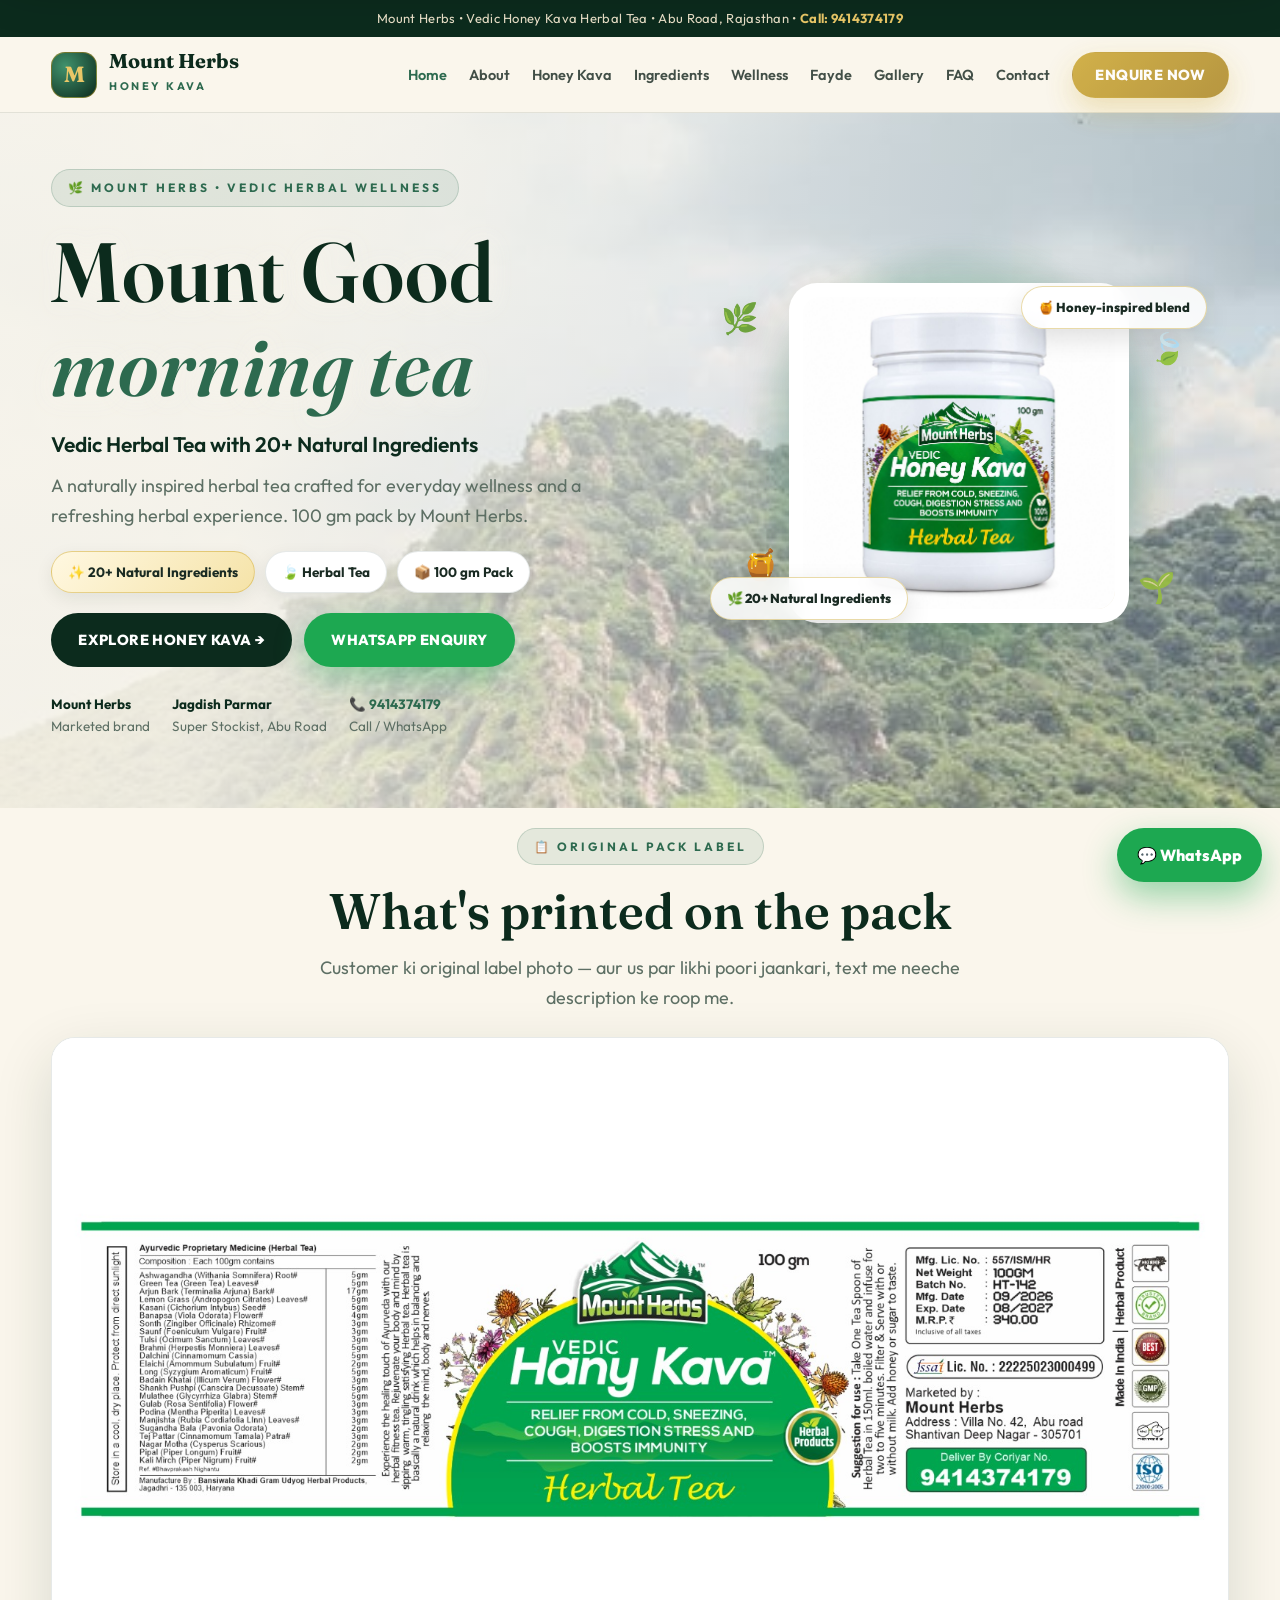
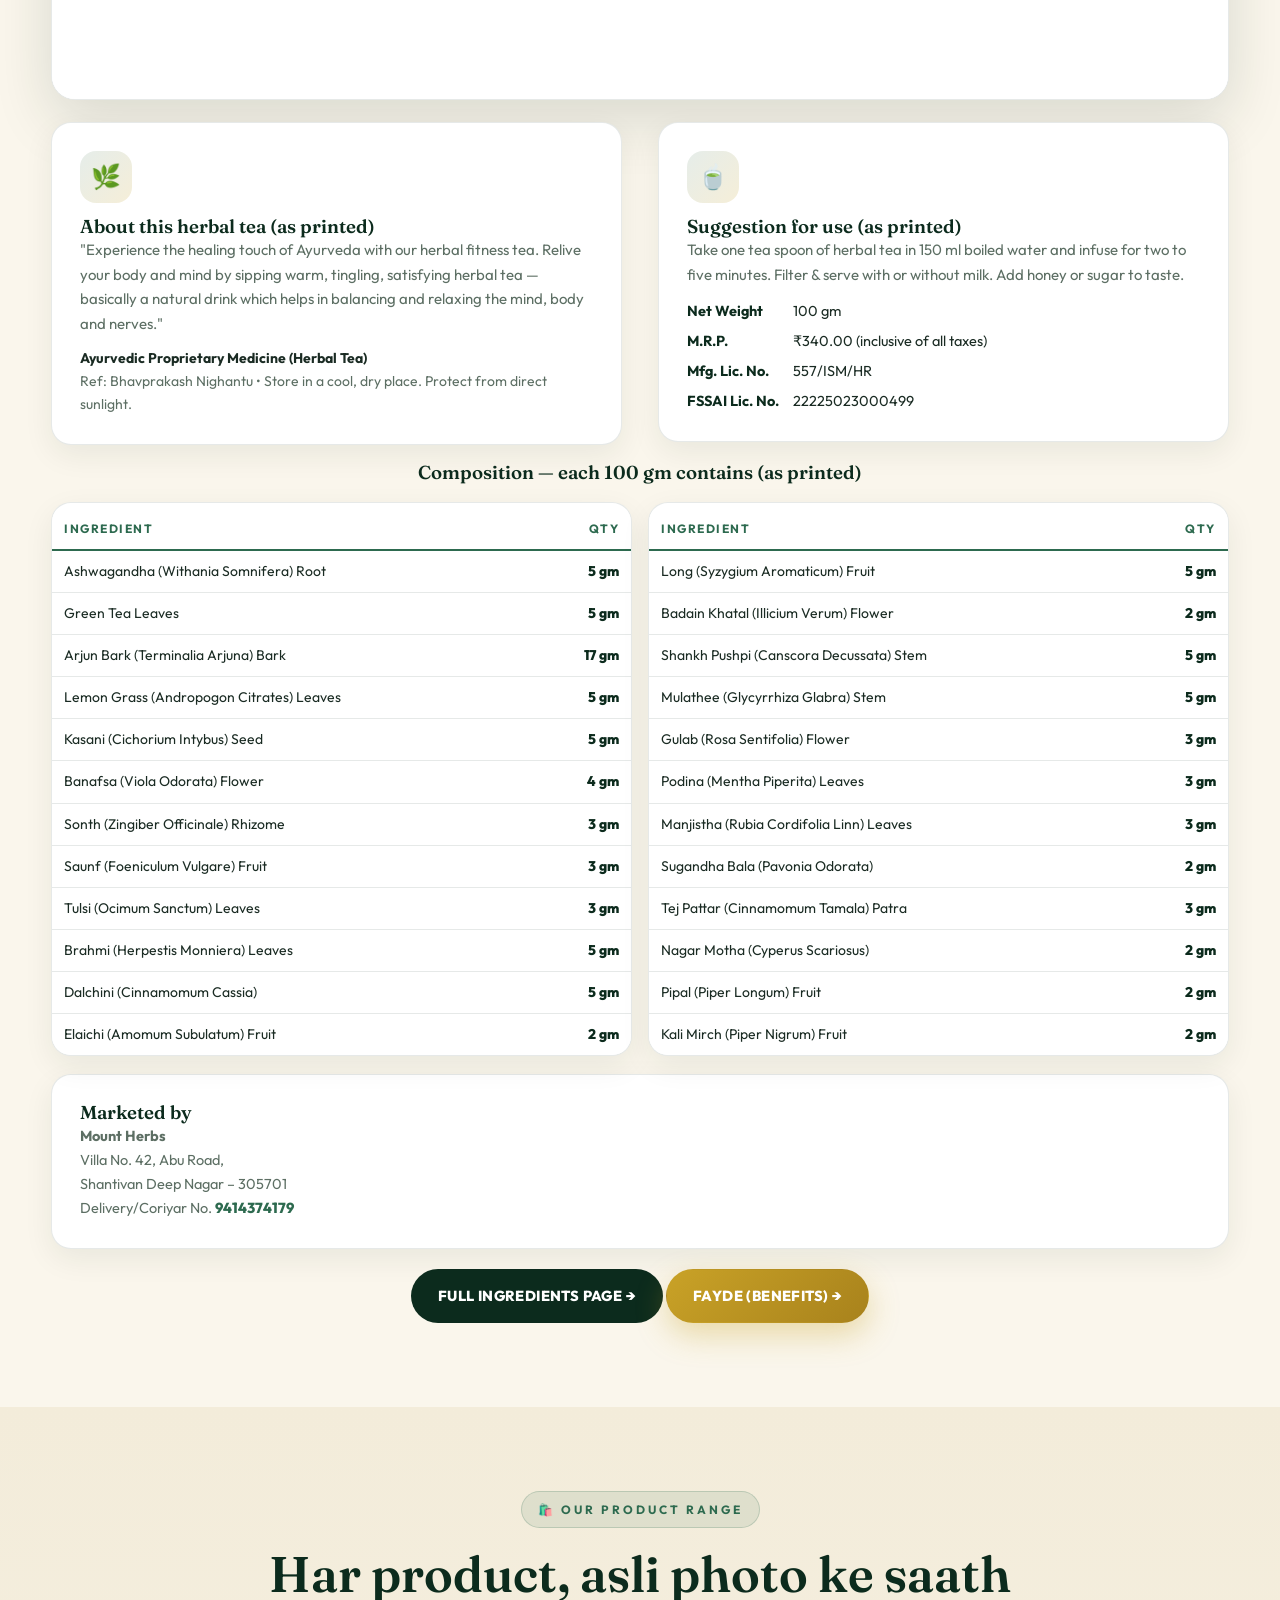
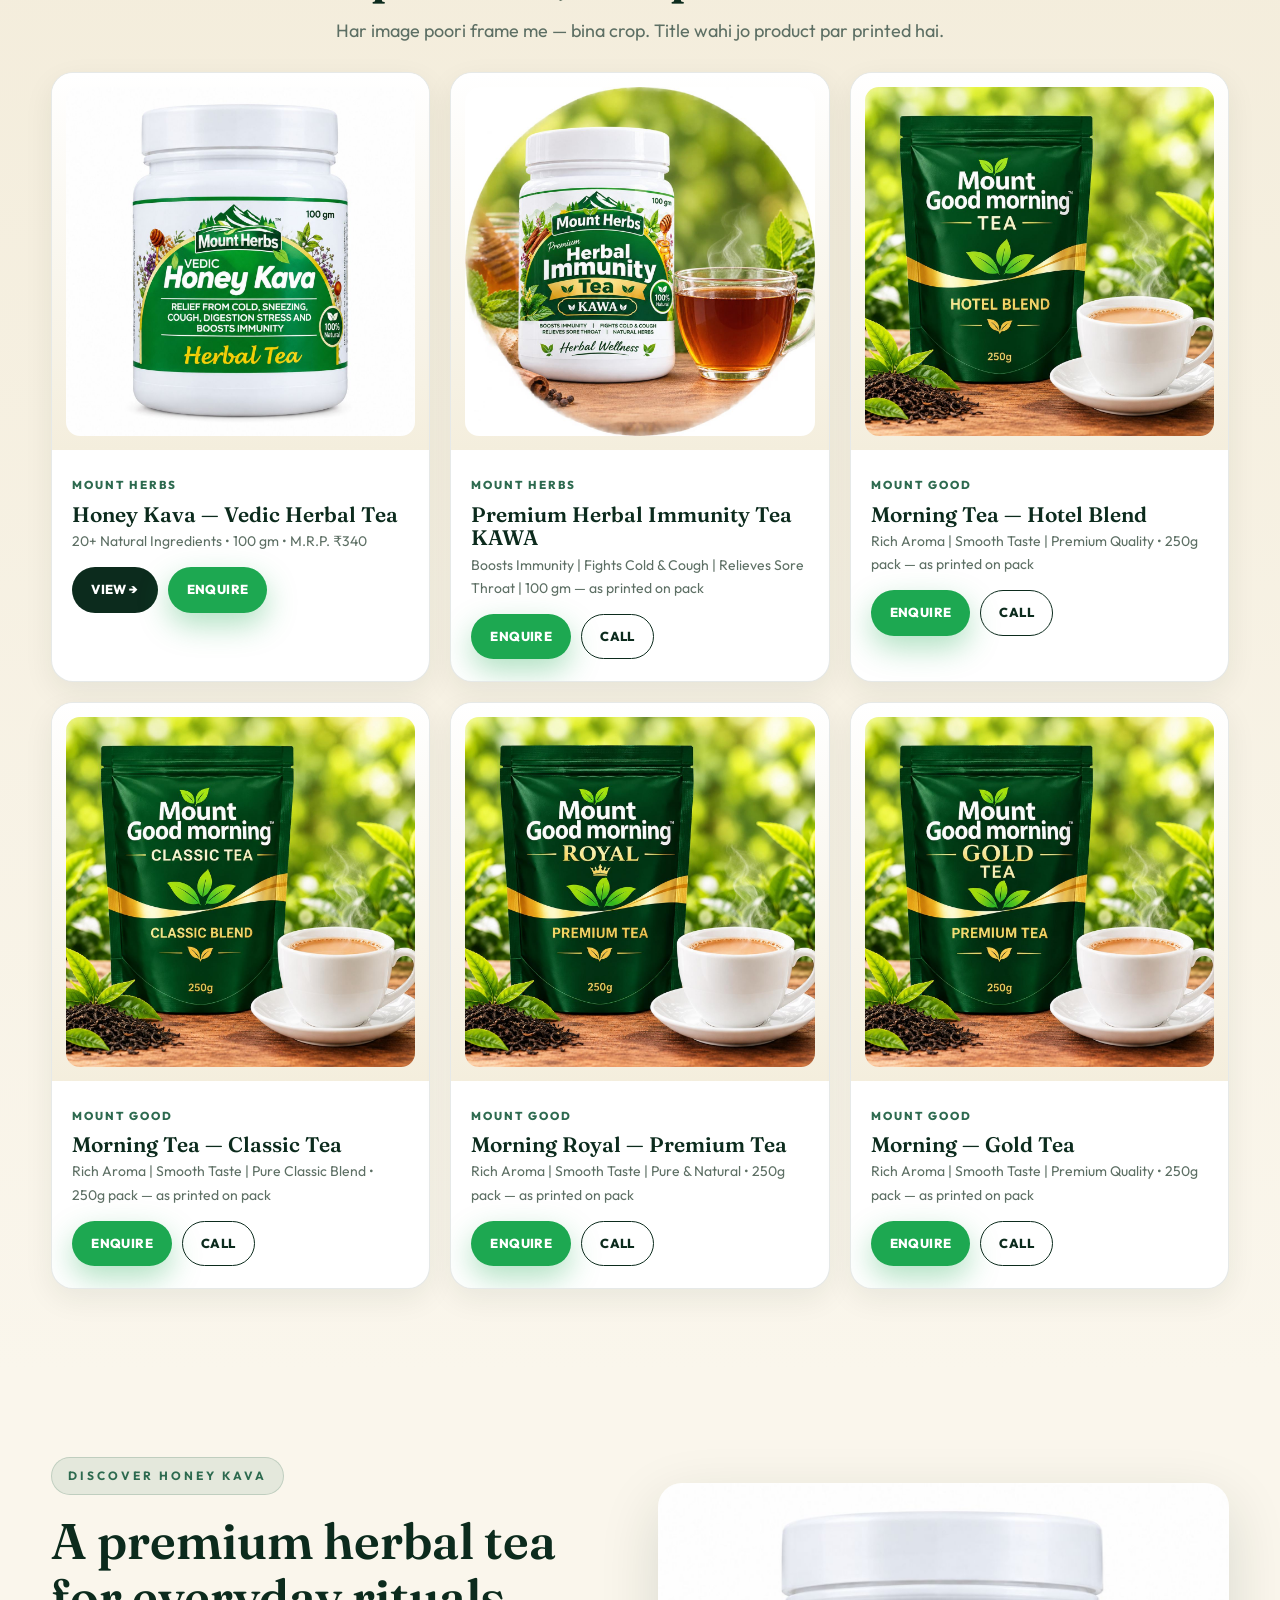
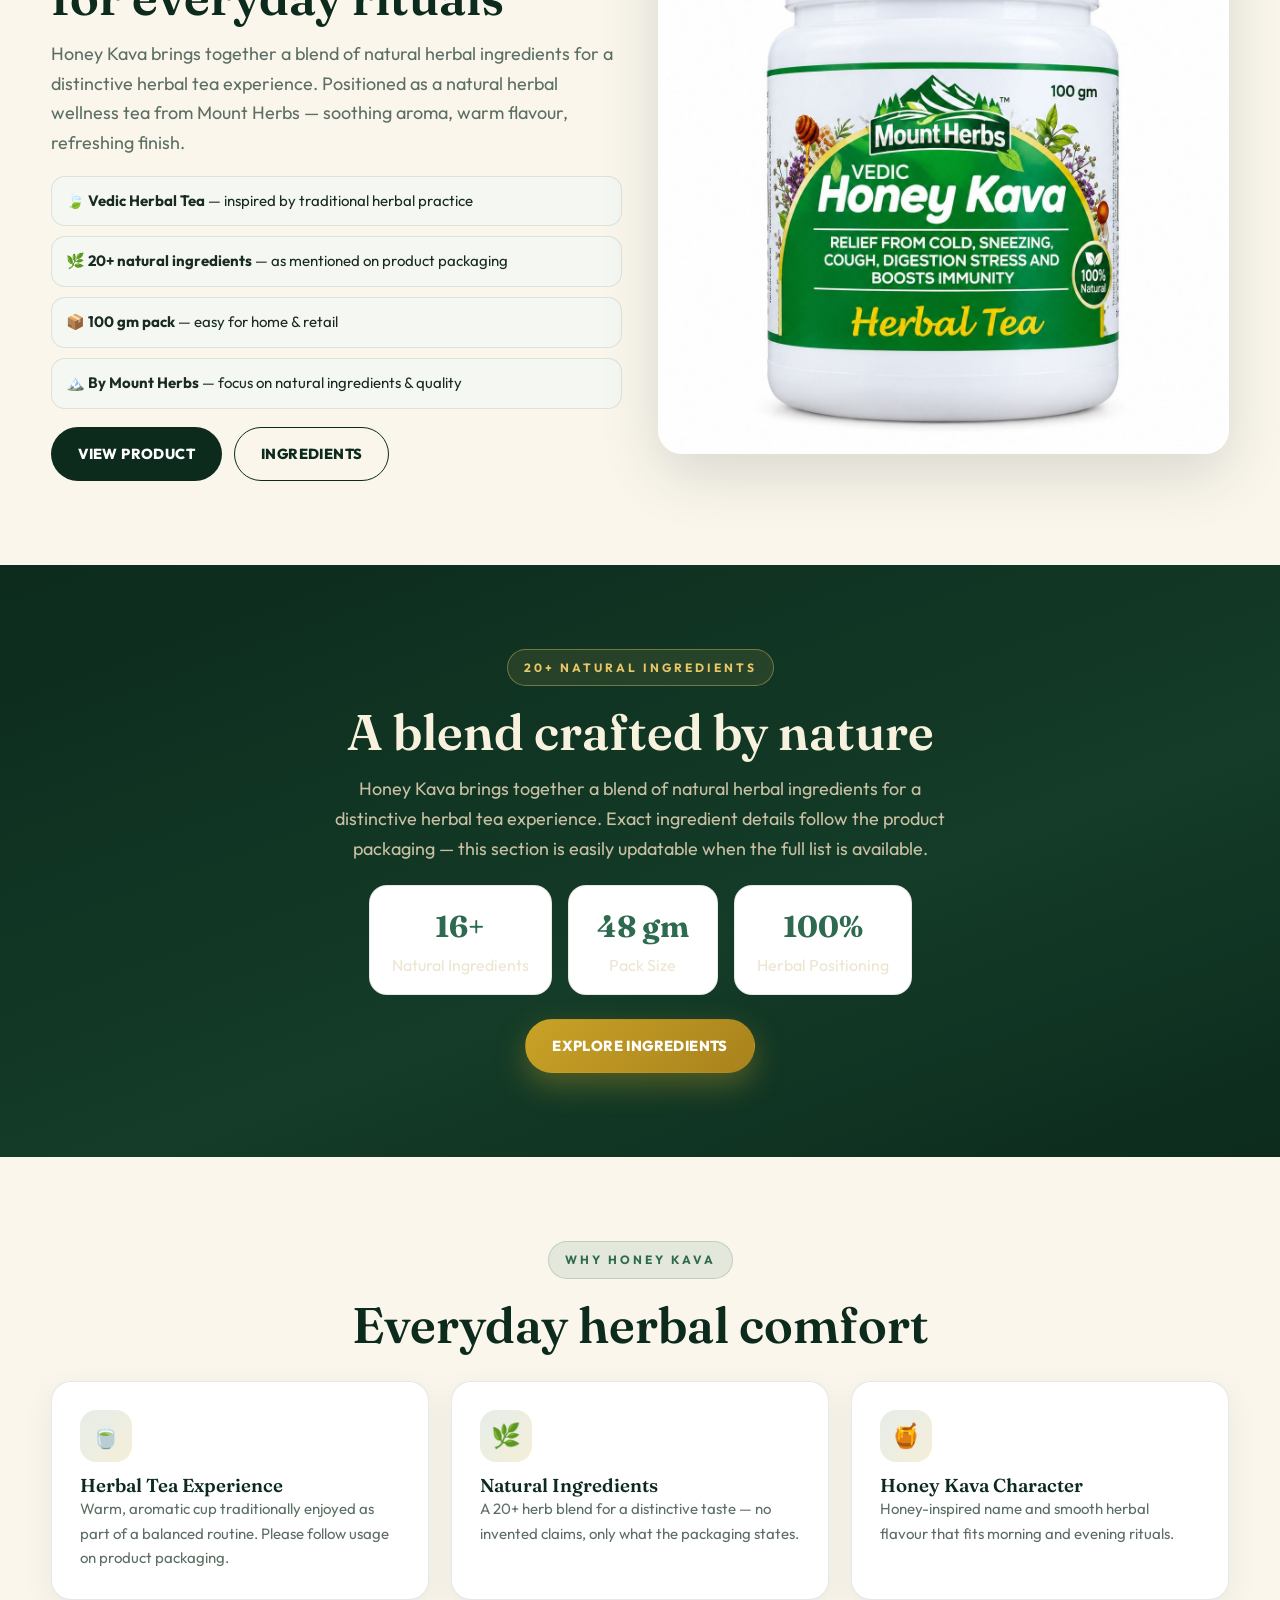
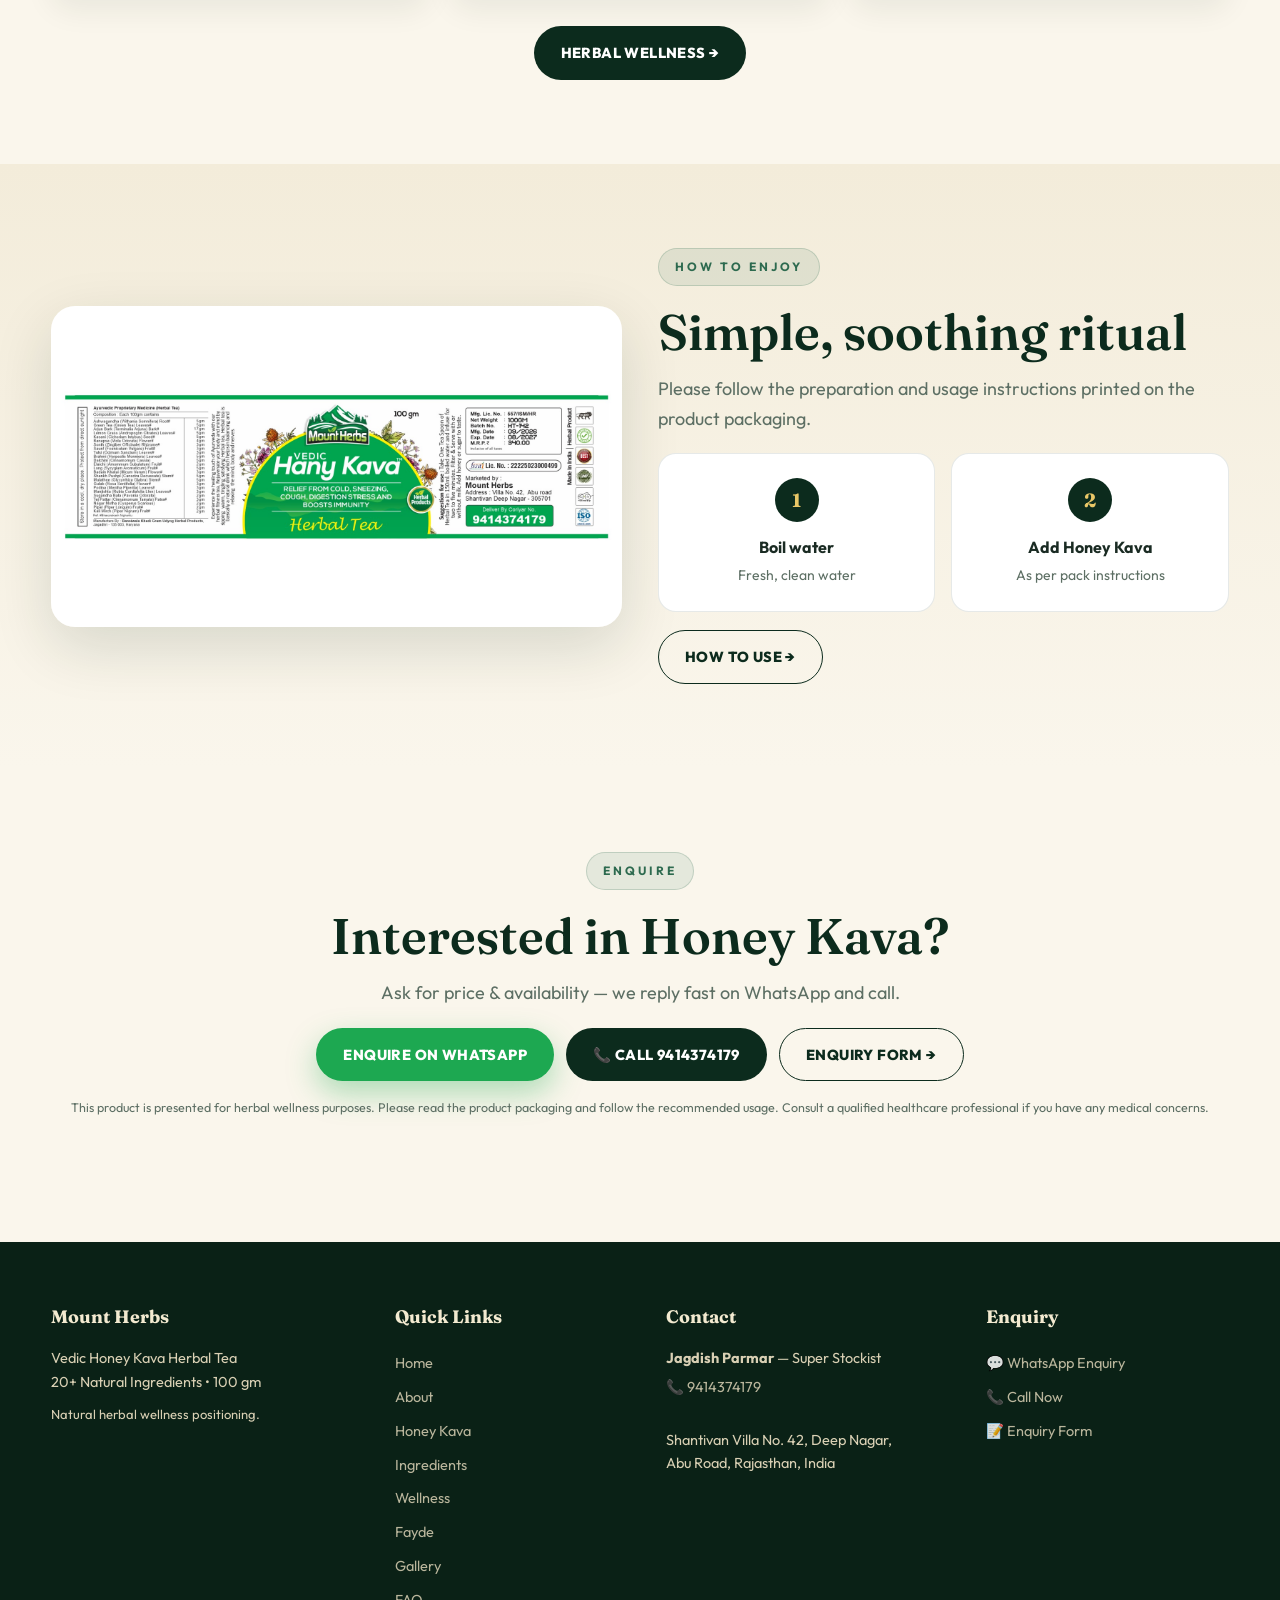
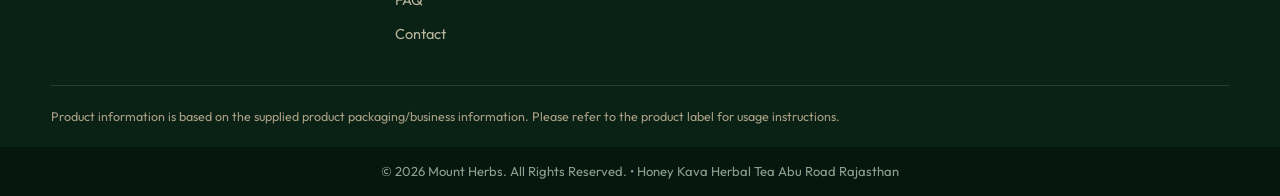
<file: index.html>
<!DOCTYPE html>
<html lang="en">
<head>
<meta charset="UTF-8"><meta name="viewport" content="width=device-width, initial-scale=1.0">
<title>Honey Kava Herbal Tea by Mount Herbs | Vedic Herbal Tea Abu Road Rajasthan</title>
<meta name="description" content="Honey Kava Vedic Herbal Tea by Mount Herbs — 20+ natural ingredients, 100 gm pack. Herbal wellness tea in Abu Road, Rajasthan. Enquire on WhatsApp 9414374179.">
<meta property="og:title" content="Honey Kava — Vedic Herbal Tea by Mount Herbs"><meta property="og:description" content="20+ Natural Ingredients • 100 gm Pack • Herbal Wellness Tea"><meta property="og:type" content="website"><meta property="og:image" content="assets/product.jpg?v=2">
<link rel="preconnect" href="https://fonts.googleapis.com"><link href="https://fonts.googleapis.com/css2?family=Fraunces:opsz,wght@9..144,500;9..144,600;9..144,700&family=Outfit:wght@400;600;700;800&display=swap" rel="stylesheet">
<link rel="stylesheet" href="css/style.css?v=6">
<link rel="icon" href="assets/product.svg">
</head>
<body>
<div class="topbar">Mount Herbs • Vedic Honey Kava Herbal Tea • Abu Road, Rajasthan • <a href="tel:9414374179">Call: 9414374179</a></div>
<header class="site"><div class="container nav">
<a class="brand" href="index.html"><span class="brand-mark">M</span><span><b>Mount Herbs</b><small>HONEY KAVA</small></span></a>
<nav class="links"><a href="index.html" class="active">Home</a><a href="about.html">About</a><a href="product.html">Honey Kava</a><a href="ingredients.html">Ingredients</a><a href="wellness.html">Wellness</a><a href="fayde.html">Fayde</a><a href="gallery.html">Gallery</a><a href="faq.html">FAQ</a><a href="contact.html">Contact</a><a class="btn btn-gold" style="padding:10px 22px" href="enquiry.html">ENQUIRE NOW</a></nav>
<button class="hamburger" id="hamburger" aria-label="Open menu">☰</button>
</div></header>
<div class="mmenu" id="mmenu"><div class="mmenu-inner">
<div class="mmenu-top"><b style="font-family:var(--font-d);font-size:19px">Mount Herbs</b><button id="mclose" style="background:#fff;border:0;width:40px;height:40px;border-radius:10px;font-size:18px;cursor:pointer">✕</button></div>
<a class="mlink" href="index.html">Home</a><a class="mlink" href="about.html">About</a><a class="mlink" href="product.html">Honey Kava</a><a class="mlink" href="ingredients.html">Ingredients</a><a class="mlink" href="wellness.html">Wellness</a><a class="mlink" href="fayde.html">Fayde</a><a class="mlink" href="how-to-use.html">How to Use</a><a class="mlink" href="gallery.html">Gallery</a><a class="mlink" href="faq.html">FAQ</a><a class="mlink" href="contact.html">Contact</a>
<a class="btn btn-gold" href="enquiry.html">ENQUIRE NOW</a>
<a class="btn btn-wa" data-wa href="#">WHATSAPP ENQUIRY</a>
</div></div>

<section class="hero">
<img class="hero-bg" src="assets/hero-bg.jpg?v=7" alt="Aravali hills Rajasthan — Mount Good morning tea" fetchpriority="high">
<div class="hero-shade" aria-hidden="true"></div>
<div class="container hero-grid">
<div class="reveal in">
<span class="eyebrow">🌿 Mount Herbs • Vedic Herbal Wellness</span>
<h1>Mount Good<br><span>morning tea</span></h1>
<p class="hero-sub">Vedic Herbal Tea with 20+ Natural Ingredients</p>
<p class="lead">A naturally inspired herbal tea crafted for everyday wellness and a refreshing herbal experience. 100 gm pack by Mount Herbs.</p>
<div class="badges"><span class="badge gold">✨ 20+ Natural Ingredients</span><span class="badge">🍃 Herbal Tea</span><span class="badge">📦 100 gm Pack</span></div>
<div class="hero-cta"><a class="btn btn-green" href="product.html">EXPLORE HONEY KAVA →</a><a class="btn btn-wa" data-wa href="#">WHATSAPP ENQUIRY</a></div>
<div class="trust"><span><b>Mount Herbs</b><br>Marketed brand</span><span><b>Jagdish Parmar</b><br>Super Stockist, Abu Road</span><span><b><a href="tel:9414374179" style="color:var(--leaf)">📞 9414374179</a></b><br>Call / WhatsApp</span></div>
</div>
<div class="product-stage reveal in">
<div class="glow"></div>
<span class="leaf l1">🌿</span><span class="leaf l2">🍃</span><span class="leaf l3">🍯</span><span class="leaf l4">🌱</span>
<div class="product-img"><img src="assets/product.jpg?v=2" alt="Honey Kava Vedic Herbal Tea 100 gm bottle by Mount Herbs — 20+ natural ingredients" fetchpriority="high"></div>
<span class="honey-chip hc1">🍯 Honey-inspired blend</span><span class="honey-chip hc2">🌿 20+ Natural Ingredients</span>
</div>
</div></section>

<section style="padding-top:20px"><div class="container">
<div class="center reveal"><span class="eyebrow">📋 Original Pack Label</span><h2>What's printed on the pack</h2><p class="lead">Customer ki original label photo — aur us par likhi poori jaankari, text me neeche description ke roop me.</p></div>
<div class="label-frame reveal" style="margin-top:24px"><img loading="lazy" src="assets/label.jpg" alt="Honey Kava original product label — Mount Herbs composition, usage, MRP and marketing details"></div>
<div class="grid2" style="margin-top:22px;align-items:start">
<div class="card reveal"><div class="icon">🌿</div><h3>About this herbal tea (as printed)</h3><p style="font-size:15px;color:var(--muted)">"Experience the healing touch of Ayurveda with our herbal fitness tea. Relive your body and mind by sipping warm, tingling, satisfying herbal tea — basically a natural drink which helps in balancing and relaxing the mind, body and nerves."</p>
<p style="margin-top:10px;font-size:14px"><b>Ayurvedic Proprietary Medicine (Herbal Tea)</b><br><span style="color:var(--muted)">Ref: Bhavprakash Nighantu • Store in a cool, dry place. Protect from direct sunlight.</span></p></div>
<div class="card reveal"><div class="icon">🍵</div><h3>Suggestion for use (as printed)</h3><p style="font-size:15px;color:var(--muted)">Take one tea spoon of herbal tea in 150 ml boiled water and infuse for two to five minutes. Filter &amp; serve with or without milk. Add honey or sugar to taste.</p>
<div class="kv" style="margin-top:12px"><b>Net Weight</b><span>100 gm</span><b>M.R.P.</b><span>₹340.00 (inclusive of all taxes)</span><b>Mfg. Lic. No.</b><span>557/ISM/HR</span><b>FSSAI Lic. No.</b><span>22225023000499</span></div></div>
</div>
<div class="reveal" style="margin-top:18px"><h3 style="text-align:center;margin-bottom:4px">Composition — each 100 gm contains (as printed)</h3>
<div class="comp-grid">
<div class="card"><table class="tbl"><tr><th>Ingredient</th><th style="text-align:right">Qty</th></tr>
<tr><td>Ashwagandha (Withania Somnifera) Root</td><td class="qty">5 gm</td></tr>
<tr><td>Green Tea Leaves</td><td class="qty">5 gm</td></tr>
<tr><td>Arjun Bark (Terminalia Arjuna) Bark</td><td class="qty">17 gm</td></tr>
<tr><td>Lemon Grass (Andropogon Citrates) Leaves</td><td class="qty">5 gm</td></tr>
<tr><td>Kasani (Cichorium Intybus) Seed</td><td class="qty">5 gm</td></tr>
<tr><td>Banafsa (Viola Odorata) Flower</td><td class="qty">4 gm</td></tr>
<tr><td>Sonth (Zingiber Officinale) Rhizome</td><td class="qty">3 gm</td></tr>
<tr><td>Saunf (Foeniculum Vulgare) Fruit</td><td class="qty">3 gm</td></tr>
<tr><td>Tulsi (Ocimum Sanctum) Leaves</td><td class="qty">3 gm</td></tr>
<tr><td>Brahmi (Herpestis Monniera) Leaves</td><td class="qty">5 gm</td></tr>
<tr><td>Dalchini (Cinnamomum Cassia)</td><td class="qty">5 gm</td></tr>
<tr><td>Elaichi (Amomum Subulatum) Fruit</td><td class="qty">2 gm</td></tr>
</table></div>
<div class="card"><table class="tbl"><tr><th>Ingredient</th><th style="text-align:right">Qty</th></tr>
<tr><td>Long (Syzygium Aromaticum) Fruit</td><td class="qty">5 gm</td></tr>
<tr><td>Badain Khatal (Illicium Verum) Flower</td><td class="qty">2 gm</td></tr>
<tr><td>Shankh Pushpi (Canscora Decussata) Stem</td><td class="qty">5 gm</td></tr>
<tr><td>Mulathee (Glycyrrhiza Glabra) Stem</td><td class="qty">5 gm</td></tr>
<tr><td>Gulab (Rosa Sentifolia) Flower</td><td class="qty">3 gm</td></tr>
<tr><td>Podina (Mentha Piperita) Leaves</td><td class="qty">3 gm</td></tr>
<tr><td>Manjistha (Rubia Cordifolia Linn) Leaves</td><td class="qty">3 gm</td></tr>
<tr><td>Sugandha Bala (Pavonia Odorata)</td><td class="qty">2 gm</td></tr>
<tr><td>Tej Pattar (Cinnamomum Tamala) Patra</td><td class="qty">3 gm</td></tr>
<tr><td>Nagar Motha (Cyperus Scariosus)</td><td class="qty">2 gm</td></tr>
<tr><td>Pipal (Piper Longum) Fruit</td><td class="qty">2 gm</td></tr>
<tr><td>Kali Mirch (Piper Nigrum) Fruit</td><td class="qty">2 gm</td></tr>
</table></div>
</div></div>
<div class="card reveal" style="margin-top:18px"><h3>Marketed by</h3><p style="font-size:14.5px;color:var(--muted)"><b>Mount Herbs</b><br>Villa No. 42, Abu Road,<br>Shantivan Deep Nagar – 305701<br>Delivery/Coriyar No. <a href="tel:9414374179" style="color:var(--leaf);font-weight:800">9414374179</a></p></div>
<div class="center" style="margin-top:20px"><a class="btn btn-green" href="ingredients.html">FULL INGREDIENTS PAGE →</a> <a class="btn btn-gold" href="fayde.html">FAYDE (BENEFITS) →</a></div>
</div></section>

<section id="range" style="background:linear-gradient(180deg,#f3ecda,#faf6ec)"><div class="container">
<div class="center reveal"><span class="eyebrow">🛍️ Our Product Range</span><h2>Har product, asli photo ke saath</h2><p class="lead">Har image poori frame me — bina crop. Title wahi jo product par printed hai.</p></div>
<div class="prod-grid">
<div class="prod-card reveal"><div class="ph"><img loading="lazy" src="assets/product.jpg?v=2" alt="Honey Kava — Vedic Herbal Tea by Mount Herbs"></div><div class="pb"><span class="brandline">Mount Herbs</span><h3>Honey Kava — Vedic Herbal Tea</h3><p>20+ Natural Ingredients • 100 gm • M.R.P. ₹340</p><div class="row"><a class="btn btn-green" href="product.html">VIEW →</a><a class="btn btn-wa" data-wa="Hello, I am interested in Honey Kava Herbal Tea (100 gm). Please share price and availability." href="#">ENQUIRE</a></div></div></div>
<div class="prod-card reveal"><div class="ph"><img loading="lazy" src="assets/product-immunity-tea-kawa.jpg" alt="Premium Herbal Immunity Tea KAWA by Mount Herbs"></div><div class="pb"><span class="brandline">Mount Herbs</span><h3>Premium Herbal Immunity Tea KAWA</h3><p>Boosts Immunity | Fights Cold &amp; Cough | Relieves Sore Throat | 100 gm — as printed on pack</p><div class="row"><a class="btn btn-wa" data-wa="Hello, I am interested in Premium Herbal Immunity Tea KAWA (Mount Herbs). Please share price and availability." href="#">ENQUIRE</a><a class="btn btn-outline" href="tel:9414374179">CALL</a></div></div></div>
<div class="prod-card reveal"><div class="ph"><img loading="lazy" src="assets/product-hotel-blend.jpg" alt="Mount Good Morning Tea — Hotel Blend"></div><div class="pb"><span class="brandline">Mount Good</span><h3>Morning Tea — Hotel Blend</h3><p>Rich Aroma | Smooth Taste | Premium Quality • 250g pack — as printed on pack</p><div class="row"><a class="btn btn-wa" data-wa="Hello, I am interested in Mount Good Morning Tea Hotel Blend. Please share price and availability." href="#">ENQUIRE</a><a class="btn btn-outline" href="tel:9414374179">CALL</a></div></div></div>
<div class="prod-card reveal"><div class="ph"><img loading="lazy" src="assets/product-classic-tea.jpg" alt="Mount Good Morning Tea — Classic Tea"></div><div class="pb"><span class="brandline">Mount Good</span><h3>Morning Tea — Classic Tea</h3><p>Rich Aroma | Smooth Taste | Pure Classic Blend • 250g pack — as printed on pack</p><div class="row"><a class="btn btn-wa" data-wa="Hello, I am interested in Mount Good Morning Tea Classic Tea. Please share price and availability." href="#">ENQUIRE</a><a class="btn btn-outline" href="tel:9414374179">CALL</a></div></div></div>
<div class="prod-card reveal"><div class="ph"><img loading="lazy" src="assets/product-royal-tea.jpg" alt="Mount Good Morning Royal — Premium Tea"></div><div class="pb"><span class="brandline">Mount Good</span><h3>Morning Royal — Premium Tea</h3><p>Rich Aroma | Smooth Taste | Pure &amp; Natural • 250g pack — as printed on pack</p><div class="row"><a class="btn btn-wa" data-wa="Hello, I am interested in Mount Good Morning Royal Premium Tea. Please share price and availability." href="#">ENQUIRE</a><a class="btn btn-outline" href="tel:9414374179">CALL</a></div></div></div>
<div class="prod-card reveal"><div class="ph"><img loading="lazy" src="assets/product-gold-tea.jpg" alt="Mount Good Morning — Gold Tea"></div><div class="pb"><span class="brandline">Mount Good</span><h3>Morning — Gold Tea</h3><p>Rich Aroma | Smooth Taste | Premium Quality • 250g pack — as printed on pack</p><div class="row"><a class="btn btn-wa" data-wa="Hello, I am interested in Mount Good Morning Gold Tea. Please share price and availability." href="#">ENQUIRE</a><a class="btn btn-outline" href="tel:9414374179">CALL</a></div></div></div>
</div>
</div></section>

<section><div class="container grid2">
<div class="reveal"><span class="eyebrow">Discover Honey Kava</span><h2>A premium herbal tea for everyday rituals</h2>
<p class="lead">Honey Kava brings together a blend of natural herbal ingredients for a distinctive herbal tea experience. Positioned as a natural herbal wellness tea from Mount Herbs — soothing aroma, warm flavour, refreshing finish.</p>
<ul class="ticks"><li>🍃 <b>Vedic Herbal Tea</b> — inspired by traditional herbal practice</li><li>🌿 <b>20+ natural ingredients</b> — as mentioned on product packaging</li><li>📦 <b>100 gm pack</b> — easy for home &amp; retail</li><li>🏔️ <b>By Mount Herbs</b> — focus on natural ingredients &amp; quality</li></ul>
<div style="display:flex;gap:12px;flex-wrap:wrap;margin-top:18px"><a class="btn btn-green" href="product.html">VIEW PRODUCT</a><a class="btn btn-outline" href="ingredients.html">INGREDIENTS</a></div>
</div>
<div class="reveal split-img"><img loading="lazy" src="assets/product.jpg?v=2" alt="Honey Kava real product pack — Mount Herbs herbal tea"></div>
</div></section>

<section class="dark"><div class="container center reveal">
<span class="eyebrow" style="color:var(--gold2);border-color:rgba(233,199,103,.4);background:rgba(233,199,103,.1)">20+ Natural Ingredients</span>
<h2>A blend crafted by nature</h2>
<p class="lead">Honey Kava brings together a blend of natural herbal ingredients for a distinctive herbal tea experience. Exact ingredient details follow the product packaging — this section is easily updatable when the full list is available.</p>
<div class="stats" style="justify-content:center"><div class="stat"><b><span data-count="20" data-suffix="+">0</span></b>Natural Ingredients</div><div class="stat"><b><span data-count="100" data-suffix="">0</span> gm</b>Pack Size</div><div class="stat"><b>100%</b>Herbal Positioning</div></div>
<div style="margin-top:24px"><a class="btn btn-gold" href="ingredients.html">EXPLORE INGREDIENTS</a></div>
</div></section>

<section><div class="container">
<div class="center reveal"><span class="eyebrow">Why Honey Kava</span><h2>Everyday herbal comfort</h2></div>
<div class="grid3" style="margin-top:28px">
<div class="card reveal"><div class="icon">🍵</div><h3>Herbal Tea Experience</h3><p class="lead" style="font-size:15px">Warm, aromatic cup traditionally enjoyed as part of a balanced routine. Please follow usage on product packaging.</p></div>
<div class="card reveal"><div class="icon">🌿</div><h3>Natural Ingredients</h3><p class="lead" style="font-size:15px">A 20+ herb blend for a distinctive taste — no invented claims, only what the packaging states.</p></div>
<div class="card reveal"><div class="icon">🍯</div><h3>Honey Kava Character</h3><p class="lead" style="font-size:15px">Honey-inspired name and smooth herbal flavour that fits morning and evening rituals.</p></div>
</div>
<div class="center" style="margin-top:26px"><a class="btn btn-green" href="wellness.html">HERBAL WELLNESS →</a></div>
</div></section>

<section style="background:linear-gradient(180deg,#f3ecda,#faf6ec)"><div class="container grid2">
<div class="reveal split-img"><img loading="lazy" src="assets/label.jpg" alt="Honey Kava original label with usage instructions — Mount Herbs"></div>
<div class="reveal"><span class="eyebrow">How to enjoy</span><h2>Simple, soothing ritual</h2><p class="lead">Please follow the preparation and usage instructions printed on the product packaging.</p>
<div class="steps" style="grid-template-columns:1fr 1fr;margin-top:20px"><div class="step"><b class="n">1</b><p><b>Boil water</b><br><span style="color:var(--muted);font-size:14px">Fresh, clean water</span></p></div><div class="step"><b class="n">2</b><p><b>Add Honey Kava</b><br><span style="color:var(--muted);font-size:14px">As per pack instructions</span></p></div></div>
<div style="margin-top:18px"><a class="btn btn-outline" href="how-to-use.html">HOW TO USE →</a></div></div>
</div></section>

<section><div class="container center reveal">
<span class="eyebrow">Enquire</span><h2>Interested in Honey Kava?</h2>
<p class="lead">Ask for price &amp; availability — we reply fast on WhatsApp and call.</p>
<div style="display:flex;gap:12px;justify-content:center;flex-wrap:wrap;margin-top:20px"><a class="btn btn-wa" data-wa href="#">ENQUIRE ON WHATSAPP</a><a class="btn btn-green" href="tel:9414374179">📞 CALL 9414374179</a><a class="btn btn-outline" href="enquiry.html">ENQUIRY FORM →</a></div>
<p style="margin-top:16px;font-size:12.5px;color:var(--muted)">This product is presented for herbal wellness purposes. Please read the product packaging and follow the recommended usage. Consult a qualified healthcare professional if you have any medical concerns.</p>
</div></section>

<footer><div class="container fgrid">
<div><h4>Mount Herbs</h4><p style="font-size:14.5px">Vedic Honey Kava Herbal Tea<br>20+ Natural Ingredients • 100 gm</p><p style="font-size:13px;margin-top:10px">Natural herbal wellness positioning.</p></div>
<div><h4>Quick Links</h4><a href="index.html">Home</a><a href="about.html">About</a><a href="product.html">Honey Kava</a><a href="ingredients.html">Ingredients</a><a href="wellness.html">Wellness</a><a href="fayde.html">Fayde</a><a href="gallery.html">Gallery</a><a href="faq.html">FAQ</a><a href="contact.html">Contact</a></div>
<div><h4>Contact</h4><p style="font-size:14.5px"><b>Jagdish Parmar</b> — Super Stockist<br><a href="tel:9414374179">📞 9414374179</a><br>Shantivan Villa No. 42, Deep Nagar,<br>Abu Road, Rajasthan, India</p></div>
<div><h4>Enquiry</h4><a data-wa href="#">💬 WhatsApp Enquiry</a><a href="tel:9414374179">📞 Call Now</a><a href="enquiry.html">📝 Enquiry Form</a></div>
</div>
<div class="container disclaimer">Product information is based on the supplied product packaging/business information. Please refer to the product label for usage instructions.</div>
<div class="copy">© <span data-year>2026</span> Mount Herbs. All Rights Reserved. • Honey Kava Herbal Tea Abu Road Rajasthan</div></footer>
<a class="wa-float" data-wa href="#">💬 WhatsApp</a>
<a class="sticky-mobile-cta" data-wa href="#">WHATSAPP ENQUIRY</a>
<button id="toTop" aria-label="Back to top">↑</button>
<script src="js/main.js"></script>
</body></html>
</file>
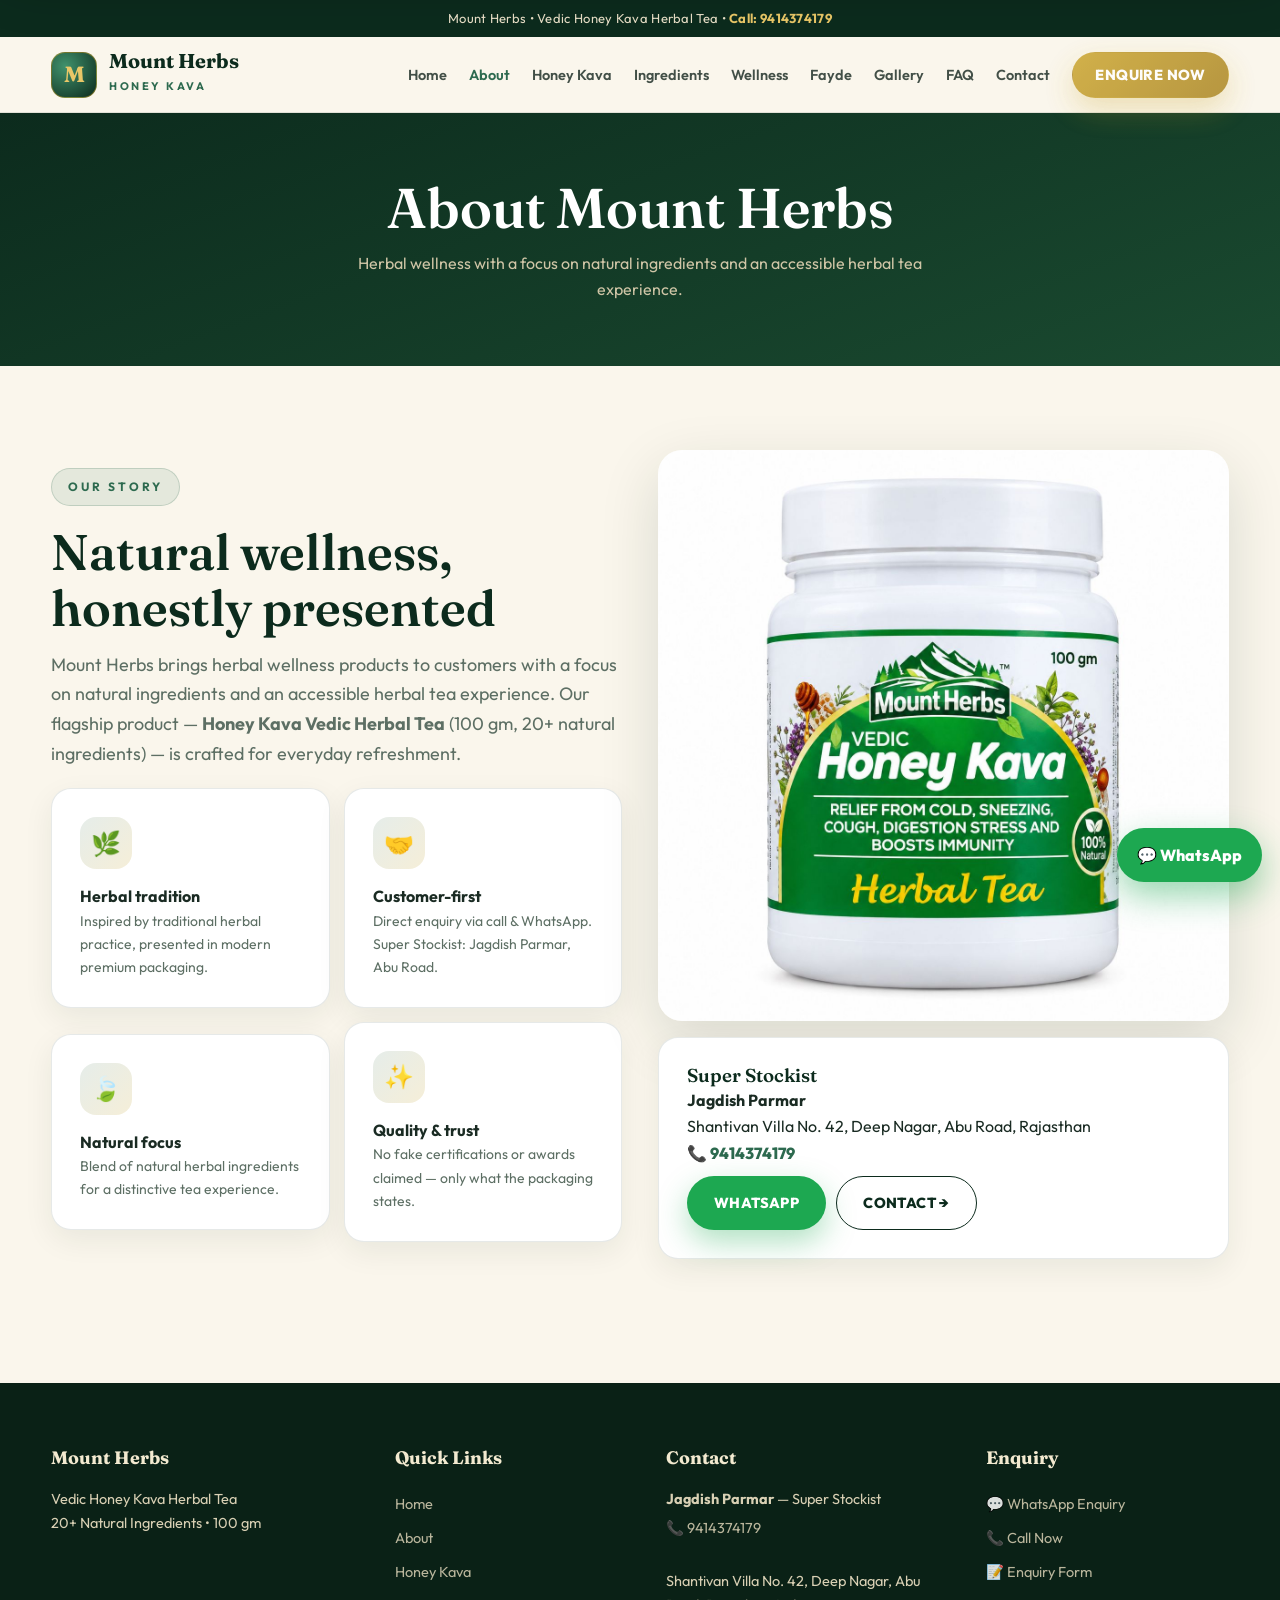
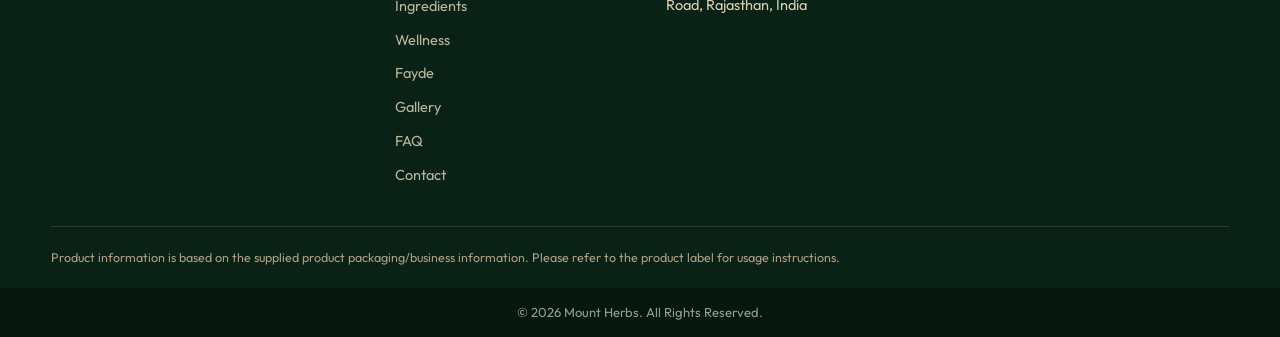
<file: about.html>
<!DOCTYPE html><html lang="en"><head><meta charset="UTF-8"><meta name="viewport" content="width=device-width, initial-scale=1.0">
<title>About Mount Herbs | Honey Kava Herbal Tea Abu Road</title><meta name="description" content="About Mount Herbs — herbal wellness products with focus on natural ingredients. Honey Kava Vedic Herbal Tea, Abu Road Rajasthan. Super Stockist Jagdish Parmar 9414374179.">
<link href="https://fonts.googleapis.com/css2?family=Fraunces:opsz,wght@9..144,500;9..144,600;9..144,700&family=Outfit:wght@400;600;700;800&display=swap" rel="stylesheet"><link rel="stylesheet" href="css/style.css"><link rel="icon" href="assets/product.svg"></head><body>
<div class="topbar">Mount Herbs • Vedic Honey Kava Herbal Tea • <a href="tel:9414374179">Call: 9414374179</a></div>
<header class="site"><div class="container nav"><a class="brand" href="index.html"><span class="brand-mark">M</span><span><b>Mount Herbs</b><small>HONEY KAVA</small></span></a>
<nav class="links"><a href="index.html">Home</a><a href="about.html" class="active">About</a><a href="product.html">Honey Kava</a><a href="ingredients.html">Ingredients</a><a href="wellness.html">Wellness</a><a href="fayde.html">Fayde</a><a href="gallery.html">Gallery</a><a href="faq.html">FAQ</a><a href="contact.html">Contact</a><a class="btn btn-gold" style="padding:10px 22px" href="enquiry.html">ENQUIRE NOW</a></nav><button class="hamburger" id="hamburger" aria-label="Open menu">☰</button></div></header>
<div class="mmenu" id="mmenu"><div class="mmenu-inner"><div class="mmenu-top"><b style="font-family:var(--font-d);font-size:19px">Mount Herbs</b><button id="mclose" style="background:#fff;border:0;width:40px;height:40px;border-radius:10px;font-size:18px;cursor:pointer">✕</button></div>
<a class="mlink" href="index.html">Home</a><a class="mlink" href="about.html">About</a><a class="mlink" href="product.html">Honey Kava</a><a class="mlink" href="ingredients.html">Ingredients</a><a class="mlink" href="wellness.html">Wellness</a><a class="mlink" href="fayde.html">Fayde</a><a class="mlink" href="how-to-use.html">How to Use</a><a class="mlink" href="gallery.html">Gallery</a><a class="mlink" href="faq.html">FAQ</a><a class="mlink" href="contact.html">Contact</a><a class="btn btn-gold" href="enquiry.html">ENQUIRE NOW</a><a class="btn btn-wa" data-wa href="#">WHATSAPP ENQUIRY</a></div></div>
<div class="page-hero"><div class="container"><h1>About Mount Herbs</h1><p>Herbal wellness with a focus on natural ingredients and an accessible herbal tea experience.</p></div></div>
<section><div class="container grid2">
<div class="reveal"><span class="eyebrow">Our story</span><h2>Natural wellness, honestly presented</h2>
<p class="lead">Mount Herbs brings herbal wellness products to customers with a focus on natural ingredients and an accessible herbal tea experience. Our flagship product — <b>Honey Kava Vedic Herbal Tea</b> (100 gm, 20+ natural ingredients) — is crafted for everyday refreshment.</p>
<div class="grid2" style="gap:14px;margin-top:20px">
<div class="card"><div class="icon">🌿</div><b>Herbal tradition</b><p style="font-size:14px;color:var(--muted)">Inspired by traditional herbal practice, presented in modern premium packaging.</p></div>
<div class="card"><div class="icon">🤝</div><b>Customer-first</b><p style="font-size:14px;color:var(--muted)">Direct enquiry via call &amp; WhatsApp. Super Stockist: Jagdish Parmar, Abu Road.</p></div>
<div class="card"><div class="icon">🍃</div><b>Natural focus</b><p style="font-size:14px;color:var(--muted)">Blend of natural herbal ingredients for a distinctive tea experience.</p></div>
<div class="card"><div class="icon">✨</div><b>Quality &amp; trust</b><p style="font-size:14px;color:var(--muted)">No fake certifications or awards claimed — only what the packaging states.</p></div>
</div></div>
<div class="reveal"><div class="split-img"><img loading="lazy" src="assets/product.jpg?v=2" alt="Honey Kava real product pack — Mount Herbs"></div>
<div class="card" style="margin-top:16px"><h3>Super Stockist</h3><p><b>Jagdish Parmar</b><br>Shantivan Villa No. 42, Deep Nagar, Abu Road, Rajasthan<br><a href="tel:9414374179" style="color:var(--leaf);font-weight:800">📞 9414374179</a></p><div style="display:flex;gap:10px;flex-wrap:wrap;margin-top:10px"><a class="btn btn-wa" data-wa href="#">WHATSAPP</a><a class="btn btn-outline" href="contact.html">CONTACT →</a></div></div></div>
</div></section>
<footer><div class="container fgrid"><div><h4>Mount Herbs</h4><p style="font-size:14.5px">Vedic Honey Kava Herbal Tea<br>20+ Natural Ingredients • 100 gm</p></div><div><h4>Quick Links</h4><a href="index.html">Home</a><a href="about.html">About</a><a href="product.html">Honey Kava</a><a href="ingredients.html">Ingredients</a><a href="wellness.html">Wellness</a><a href="fayde.html">Fayde</a><a href="gallery.html">Gallery</a><a href="faq.html">FAQ</a><a href="contact.html">Contact</a></div><div><h4>Contact</h4><p style="font-size:14.5px"><b>Jagdish Parmar</b> — Super Stockist<br><a href="tel:9414374179">📞 9414374179</a><br>Shantivan Villa No. 42, Deep Nagar, Abu Road, Rajasthan, India</p></div><div><h4>Enquiry</h4><a data-wa href="#">💬 WhatsApp Enquiry</a><a href="tel:9414374179">📞 Call Now</a><a href="enquiry.html">📝 Enquiry Form</a></div></div><div class="container disclaimer">Product information is based on the supplied product packaging/business information. Please refer to the product label for usage instructions.</div><div class="copy">© <span data-year>2026</span> Mount Herbs. All Rights Reserved.</div></footer>
<a class="wa-float" data-wa href="#">💬 WhatsApp</a><a class="sticky-mobile-cta" data-wa href="#">WHATSAPP ENQUIRY</a><button id="toTop" aria-label="Back to top">↑</button><script src="js/main.js"></script></body></html>
</file>
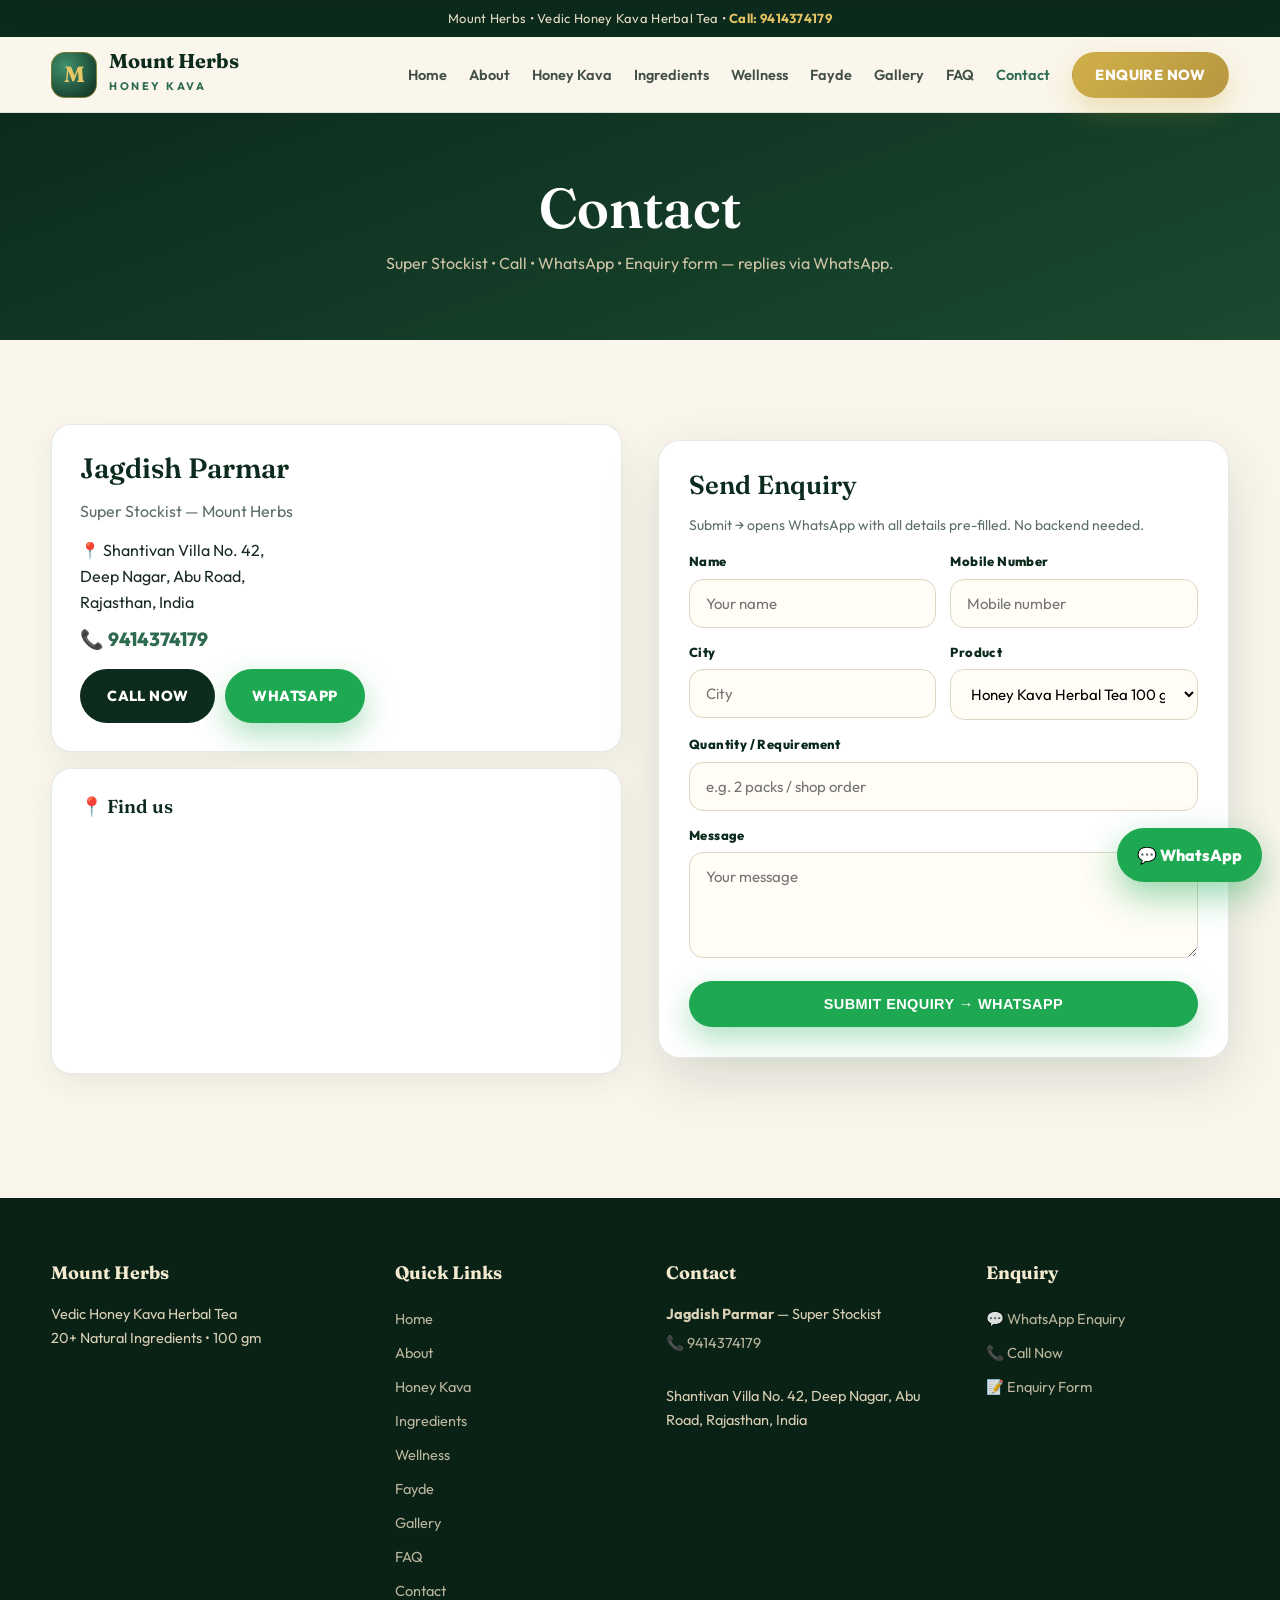
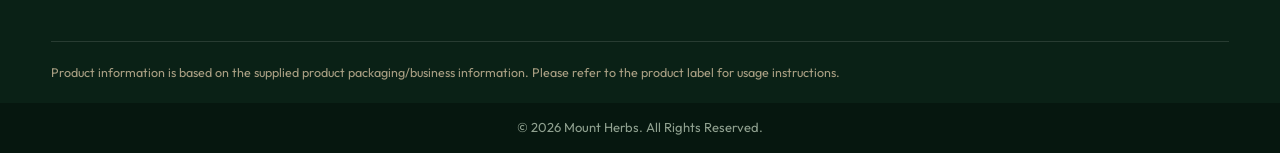
<file: contact.html>
<!DOCTYPE html><html lang="en"><head><meta charset="UTF-8"><meta name="viewport" content="width=device-width, initial-scale=1.0">
<title>Contact | Honey Kava Mount Herbs Abu Road Rajasthan</title><meta name="description" content="Contact Mount Herbs Honey Kava — Super Stockist Jagdish Parmar, Shantivan Villa 42 Deep Nagar Abu Road Rajasthan. Call 9414374179, WhatsApp enquiry.">
<link href="https://fonts.googleapis.com/css2?family=Fraunces:opsz,wght@9..144,500;9..144,600;9..144,700&family=Outfit:wght@400;600;700;800&display=swap" rel="stylesheet"><link rel="stylesheet" href="css/style.css"><link rel="icon" href="assets/product.svg"></head><body>
<div class="topbar">Mount Herbs • Vedic Honey Kava Herbal Tea • <a href="tel:9414374179">Call: 9414374179</a></div>
<header class="site"><div class="container nav"><a class="brand" href="index.html"><span class="brand-mark">M</span><span><b>Mount Herbs</b><small>HONEY KAVA</small></span></a>
<nav class="links"><a href="index.html">Home</a><a href="about.html">About</a><a href="product.html">Honey Kava</a><a href="ingredients.html">Ingredients</a><a href="wellness.html">Wellness</a><a href="fayde.html">Fayde</a><a href="gallery.html">Gallery</a><a href="faq.html">FAQ</a><a href="contact.html" class="active">Contact</a><a class="btn btn-gold" style="padding:10px 22px" href="enquiry.html">ENQUIRE NOW</a></nav><button class="hamburger" id="hamburger" aria-label="Open menu">☰</button></div></header>
<div class="mmenu" id="mmenu"><div class="mmenu-inner"><div class="mmenu-top"><b style="font-family:var(--font-d);font-size:19px">Mount Herbs</b><button id="mclose" style="background:#fff;border:0;width:40px;height:40px;border-radius:10px;font-size:18px;cursor:pointer">✕</button></div>
<a class="mlink" href="index.html">Home</a><a class="mlink" href="about.html">About</a><a class="mlink" href="product.html">Honey Kava</a><a class="mlink" href="ingredients.html">Ingredients</a><a class="mlink" href="wellness.html">Wellness</a><a class="mlink" href="fayde.html">Fayde</a><a class="mlink" href="how-to-use.html">How to Use</a><a class="mlink" href="gallery.html">Gallery</a><a class="mlink" href="faq.html">FAQ</a><a class="mlink" href="contact.html">Contact</a><a class="btn btn-gold" href="enquiry.html">ENQUIRE NOW</a><a class="btn btn-wa" data-wa href="#">WHATSAPP ENQUIRY</a></div></div>
<div class="page-hero"><div class="container"><h1>Contact</h1><p>Super Stockist • Call • WhatsApp • Enquiry form — replies via WhatsApp.</p></div></div>
<section><div class="container grid2">
<div class="reveal">
<div class="card"><h2 style="font-size:28px">Jagdish Parmar</h2><p style="color:var(--muted)">Super Stockist — Mount Herbs</p>
<p style="margin-top:12px">📍 Shantivan Villa No. 42,<br>Deep Nagar, Abu Road,<br>Rajasthan, India</p>
<p style="margin-top:8px"><a href="tel:9414374179" style="font-weight:800;color:var(--leaf);font-size:19px">📞 9414374179</a></p>
<div style="display:flex;gap:10px;flex-wrap:wrap;margin-top:14px"><a class="btn btn-green" href="tel:9414374179">CALL NOW</a><a class="btn btn-wa" data-wa href="#">WHATSAPP</a></div></div>
<div class="card" style="margin-top:16px"><h3>📍 Find us</h3><iframe title="Abu Road map" loading="lazy" style="border:0;width:100%;height:220px;border-radius:14px" src="https://www.google.com/maps?q=Abu+Road+Rajasthan&output=embed"></iframe></div>
</div>
<div class="reveal"><form class="form" data-enquiry><h2 style="font-size:26px">Send Enquiry</h2><p style="font-size:14px;color:var(--muted)">Submit → opens WhatsApp with all details pre-filled. No backend needed.</p>
<div class="form-row"><div><label>Name</label><input name="name" required placeholder="Your name"></div><div><label>Mobile Number</label><input name="mobile" required inputmode="tel" placeholder="Mobile number"></div></div>
<div class="form-row"><div><label>City</label><input name="city" placeholder="City"></div><div><label>Product</label><select name="product"><option>Honey Kava Herbal Tea 100 gm</option><option>Premium Herbal Immunity Tea KAWA (Mount Herbs)</option><option>Mount Good Morning Tea — Hotel Blend</option><option>Mount Good Morning Tea — Classic Tea</option><option>Mount Good Morning Royal — Premium Tea</option><option>Mount Good Morning — Gold Tea</option><option>Bulk / Retail enquiry</option></select></div></div>
<label>Quantity / Requirement</label><input name="qty" placeholder="e.g. 2 packs / shop order">
<label>Message</label><textarea name="message" rows="4" placeholder="Your message"></textarea>
<button class="btn btn-wa" style="width:100%;margin-top:16px" type="submit">SUBMIT ENQUIRY → WHATSAPP</button></form></div>
</div></section>
<footer><div class="container fgrid"><div><h4>Mount Herbs</h4><p style="font-size:14.5px">Vedic Honey Kava Herbal Tea<br>20+ Natural Ingredients • 100 gm</p></div><div><h4>Quick Links</h4><a href="index.html">Home</a><a href="about.html">About</a><a href="product.html">Honey Kava</a><a href="ingredients.html">Ingredients</a><a href="wellness.html">Wellness</a><a href="fayde.html">Fayde</a><a href="gallery.html">Gallery</a><a href="faq.html">FAQ</a><a href="contact.html">Contact</a></div><div><h4>Contact</h4><p style="font-size:14.5px"><b>Jagdish Parmar</b> — Super Stockist<br><a href="tel:9414374179">📞 9414374179</a><br>Shantivan Villa No. 42, Deep Nagar, Abu Road, Rajasthan, India</p></div><div><h4>Enquiry</h4><a data-wa href="#">💬 WhatsApp Enquiry</a><a href="tel:9414374179">📞 Call Now</a><a href="enquiry.html">📝 Enquiry Form</a></div></div><div class="container disclaimer">Product information is based on the supplied product packaging/business information. Please refer to the product label for usage instructions.</div><div class="copy">© <span data-year>2026</span> Mount Herbs. All Rights Reserved.</div></footer>
<a class="wa-float" data-wa href="#">💬 WhatsApp</a><a class="sticky-mobile-cta" data-wa href="#">WHATSAPP ENQUIRY</a><button id="toTop" aria-label="Back to top">↑</button><script src="js/main.js"></script></body></html>
</file>
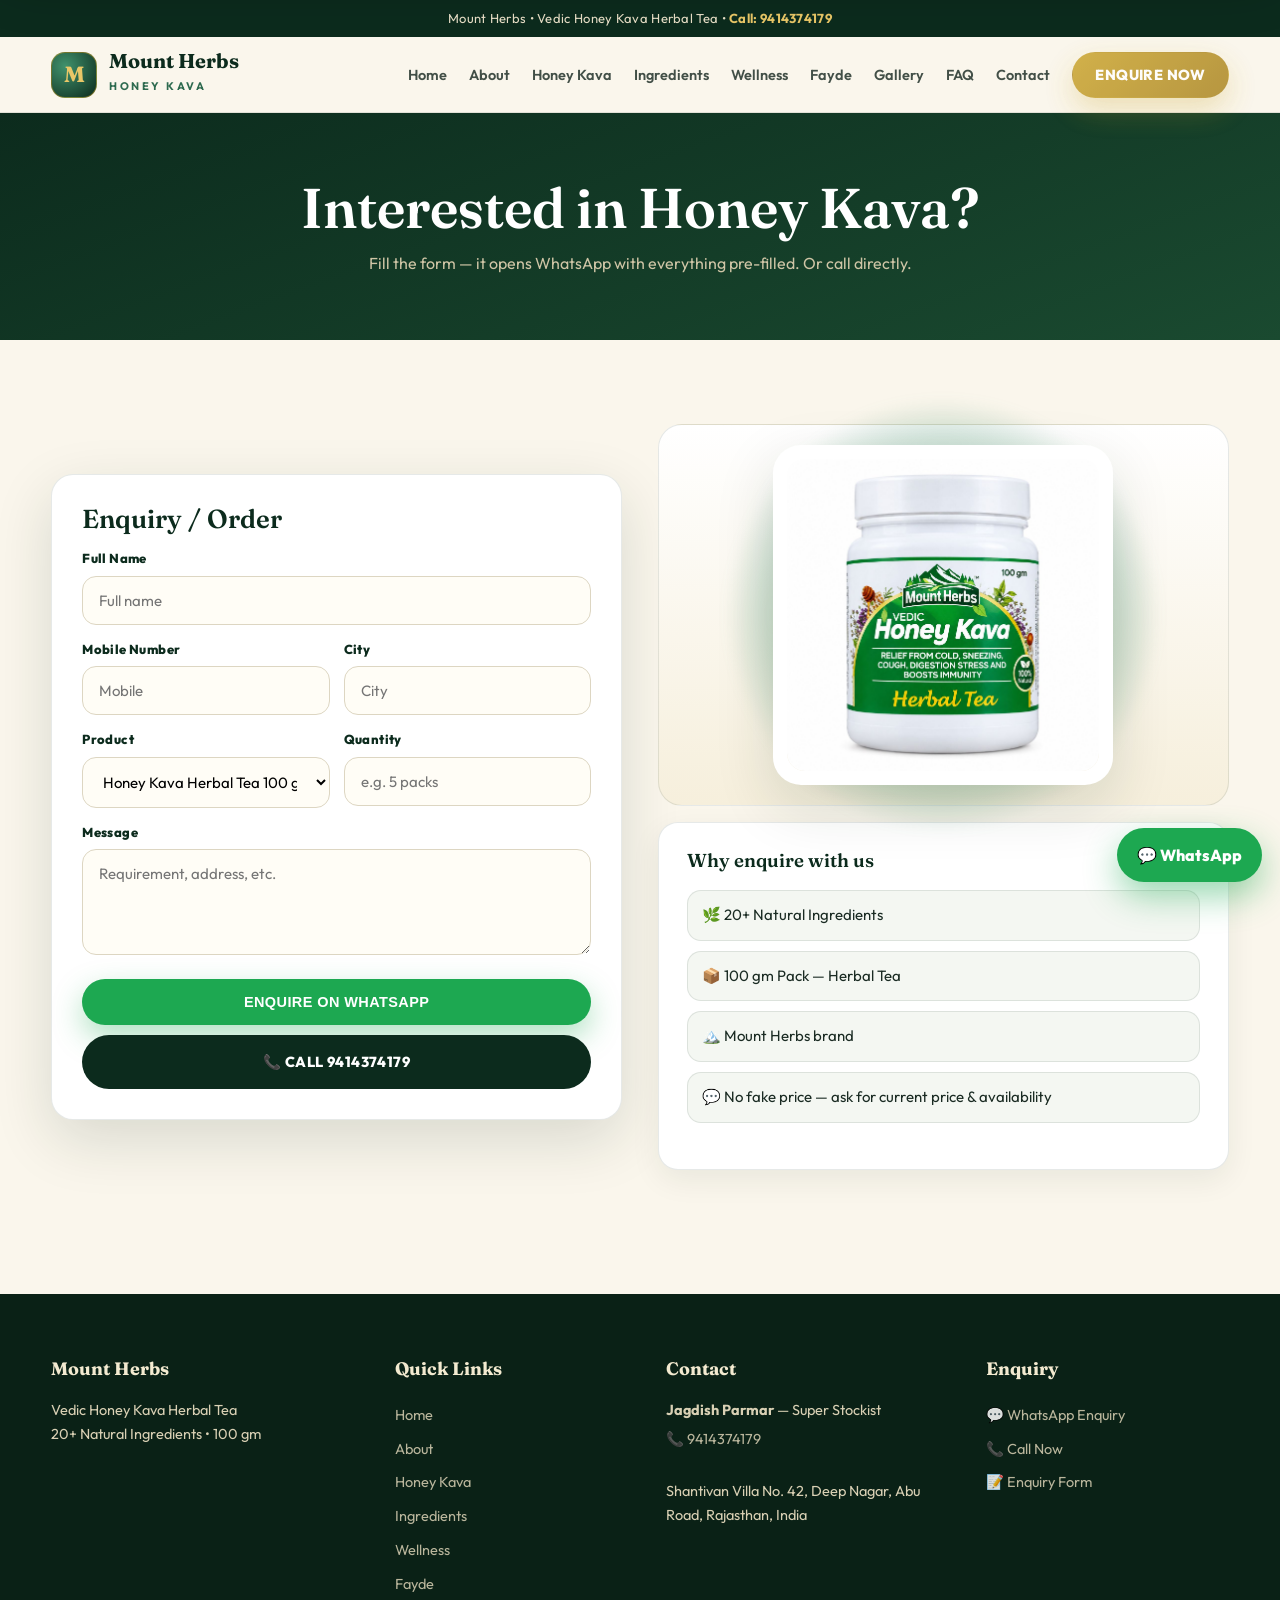
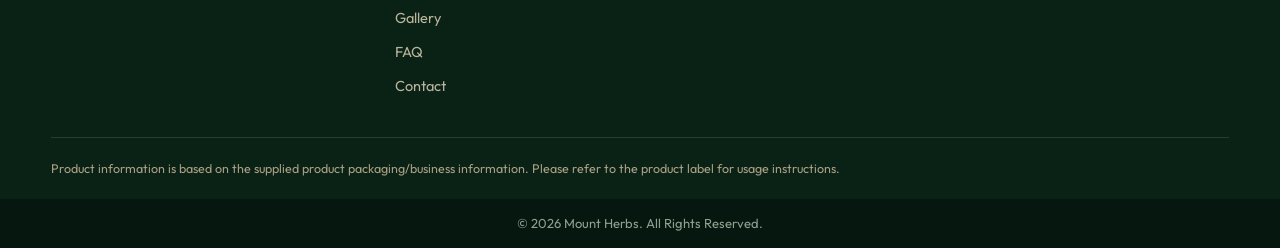
<file: enquiry.html>
<!DOCTYPE html><html lang="en"><head><meta charset="UTF-8"><meta name="viewport" content="width=device-width, initial-scale=1.0">
<title>Enquire — Honey Kava Herbal Tea | Mount Herbs</title><meta name="description" content="Enquire about Honey Kava Vedic Herbal Tea 100 gm — Mount Herbs. WhatsApp or call 9414374179, Abu Road Rajasthan. Ask for price & availability.">
<link href="https://fonts.googleapis.com/css2?family=Fraunces:opsz,wght@9..144,500;9..144,600;9..144,700&family=Outfit:wght@400;600;700;800&display=swap" rel="stylesheet"><link rel="stylesheet" href="css/style.css"><link rel="icon" href="assets/product.svg"></head><body>
<div class="topbar">Mount Herbs • Vedic Honey Kava Herbal Tea • <a href="tel:9414374179">Call: 9414374179</a></div>
<header class="site"><div class="container nav"><a class="brand" href="index.html"><span class="brand-mark">M</span><span><b>Mount Herbs</b><small>HONEY KAVA</small></span></a>
<nav class="links"><a href="index.html">Home</a><a href="about.html">About</a><a href="product.html">Honey Kava</a><a href="ingredients.html">Ingredients</a><a href="wellness.html">Wellness</a><a href="fayde.html">Fayde</a><a href="gallery.html">Gallery</a><a href="faq.html">FAQ</a><a href="contact.html">Contact</a><a class="btn btn-gold" style="padding:10px 22px" href="enquiry.html">ENQUIRE NOW</a></nav><button class="hamburger" id="hamburger" aria-label="Open menu">☰</button></div></header>
<div class="mmenu" id="mmenu"><div class="mmenu-inner"><div class="mmenu-top"><b style="font-family:var(--font-d);font-size:19px">Mount Herbs</b><button id="mclose" style="background:#fff;border:0;width:40px;height:40px;border-radius:10px;font-size:18px;cursor:pointer">✕</button></div>
<a class="mlink" href="index.html">Home</a><a class="mlink" href="about.html">About</a><a class="mlink" href="product.html">Honey Kava</a><a class="mlink" href="ingredients.html">Ingredients</a><a class="mlink" href="wellness.html">Wellness</a><a class="mlink" href="fayde.html">Fayde</a><a class="mlink" href="how-to-use.html">How to Use</a><a class="mlink" href="gallery.html">Gallery</a><a class="mlink" href="faq.html">FAQ</a><a class="mlink" href="contact.html">Contact</a><a class="btn btn-gold" href="enquiry.html">ENQUIRE NOW</a><a class="btn btn-wa" data-wa href="#">WHATSAPP ENQUIRY</a></div></div>
<div class="page-hero"><div class="container"><h1>Interested in Honey Kava?</h1><p>Fill the form — it opens WhatsApp with everything pre-filled. Or call directly.</p></div></div>
<section><div class="container grid2">
<form class="form reveal" data-enquiry><h2 style="font-size:26px">Enquiry / Order</h2>
<label>Full Name</label><input name="name" required placeholder="Full name">
<div class="form-row"><div><label>Mobile Number</label><input name="mobile" required inputmode="tel" placeholder="Mobile"></div><div><label>City</label><input name="city" placeholder="City"></div></div>
<div class="form-row"><div><label>Product</label><select name="product"><option>Honey Kava Herbal Tea 100 gm</option><option>Premium Herbal Immunity Tea KAWA (Mount Herbs)</option><option>Mount Good Morning Tea — Hotel Blend</option><option>Mount Good Morning Tea — Classic Tea</option><option>Mount Good Morning Royal — Premium Tea</option><option>Mount Good Morning — Gold Tea</option><option>Bulk / Retail enquiry</option></select></div><div><label>Quantity</label><input name="qty" placeholder="e.g. 5 packs"></div></div>
<label>Message</label><textarea name="message" rows="4" placeholder="Requirement, address, etc."></textarea>
<button class="btn btn-wa" style="width:100%;margin-top:16px" type="submit">ENQUIRE ON WHATSAPP</button>
<a class="btn btn-green" style="width:100%;margin-top:10px" href="tel:9414374179">📞 CALL 9414374179</a></form>
<div class="reveal"><div class="product-stage" style="background:linear-gradient(180deg,#fff,#f6efdc);border-radius:24px;border:1px solid var(--line)"><div class="glow"></div><div class="product-img"><img src="assets/product.jpg?v=2" alt="Honey Kava 100 gm Mount Herbs"></div></div>
<div class="card" style="margin-top:16px"><h3>Why enquire with us</h3><ul class="ticks"><li>🌿 20+ Natural Ingredients</li><li>📦 100 gm Pack — Herbal Tea</li><li>🏔️ Mount Herbs brand</li><li>💬 No fake price — ask for current price &amp; availability</li></ul></div></div>
</div></section>
<footer><div class="container fgrid"><div><h4>Mount Herbs</h4><p style="font-size:14.5px">Vedic Honey Kava Herbal Tea<br>20+ Natural Ingredients • 100 gm</p></div><div><h4>Quick Links</h4><a href="index.html">Home</a><a href="about.html">About</a><a href="product.html">Honey Kava</a><a href="ingredients.html">Ingredients</a><a href="wellness.html">Wellness</a><a href="fayde.html">Fayde</a><a href="gallery.html">Gallery</a><a href="faq.html">FAQ</a><a href="contact.html">Contact</a></div><div><h4>Contact</h4><p style="font-size:14.5px"><b>Jagdish Parmar</b> — Super Stockist<br><a href="tel:9414374179">📞 9414374179</a><br>Shantivan Villa No. 42, Deep Nagar, Abu Road, Rajasthan, India</p></div><div><h4>Enquiry</h4><a data-wa href="#">💬 WhatsApp Enquiry</a><a href="tel:9414374179">📞 Call Now</a><a href="enquiry.html">📝 Enquiry Form</a></div></div><div class="container disclaimer">Product information is based on the supplied product packaging/business information. Please refer to the product label for usage instructions.</div><div class="copy">© <span data-year>2026</span> Mount Herbs. All Rights Reserved.</div></footer>
<a class="wa-float" data-wa href="#">💬 WhatsApp</a><a class="sticky-mobile-cta" data-wa href="#">WHATSAPP ENQUIRY</a><button id="toTop" aria-label="Back to top">↑</button><script src="js/main.js"></script></body></html>
</file>
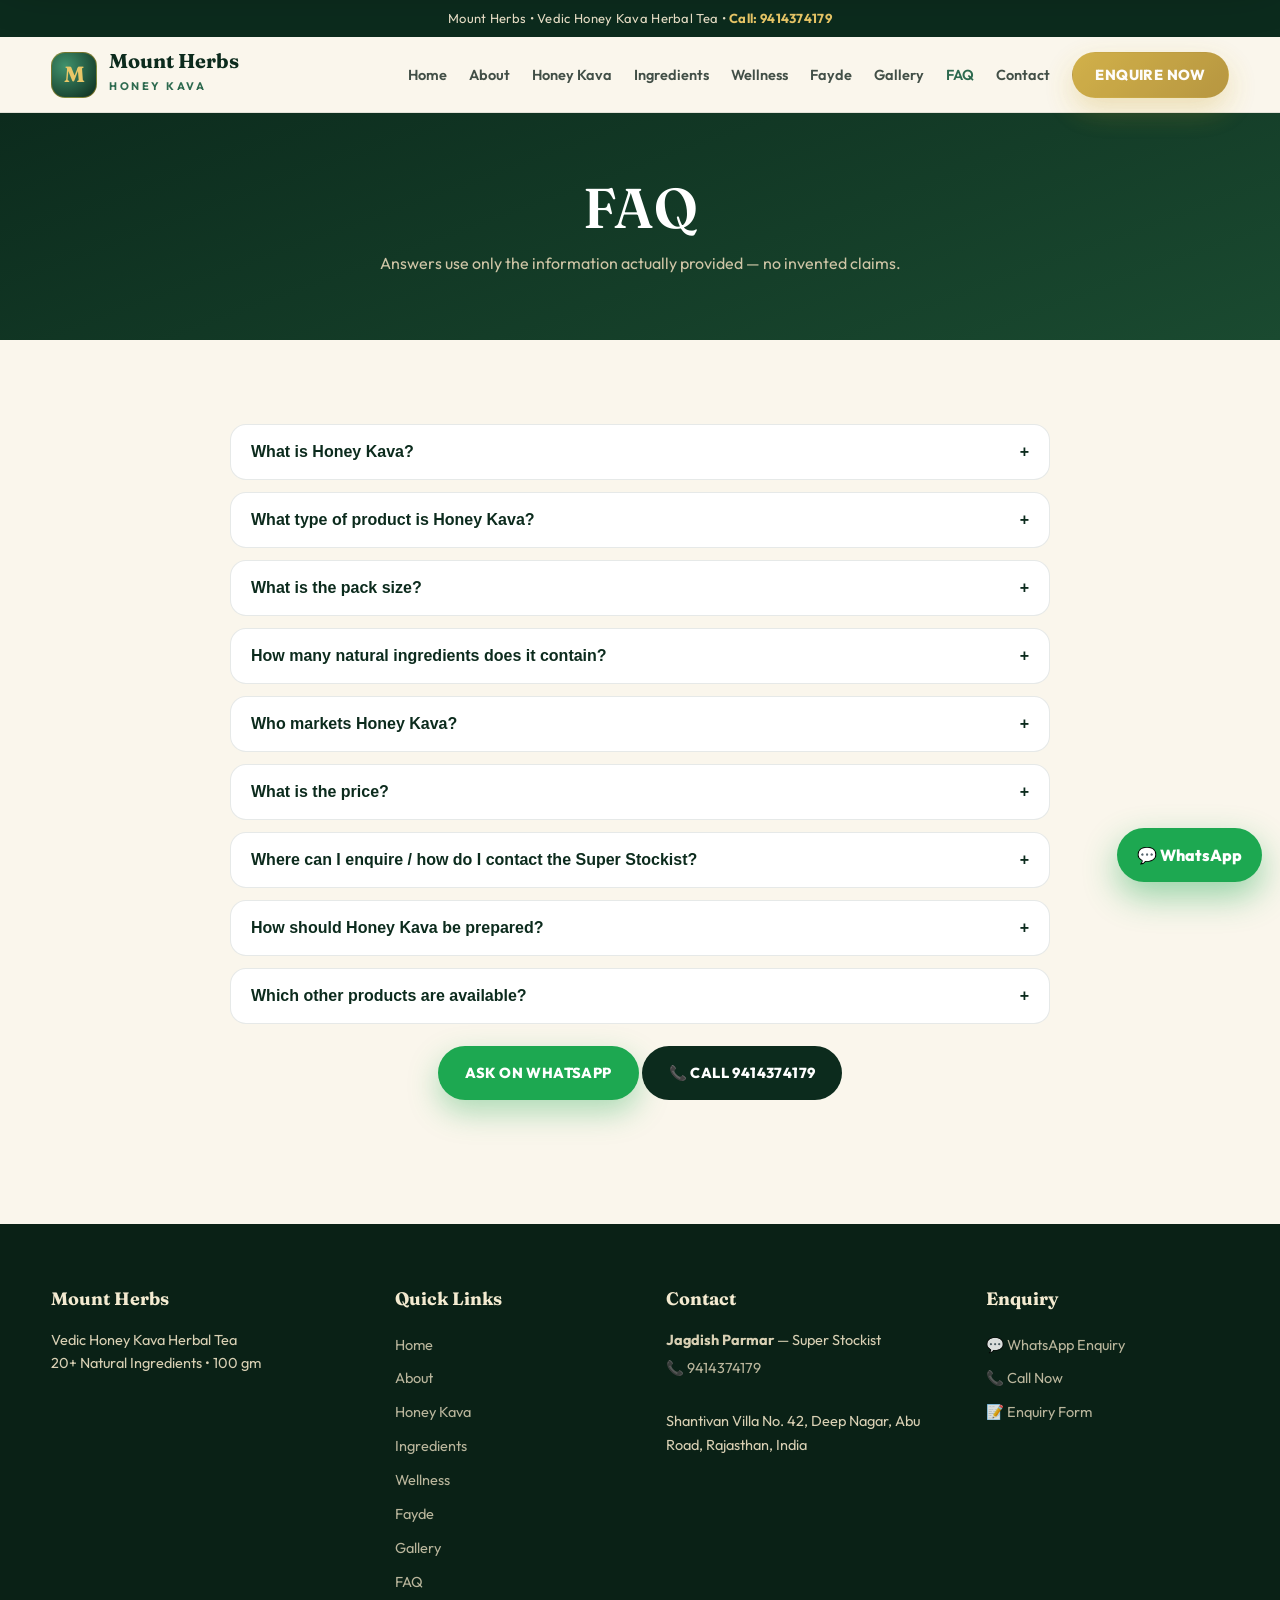
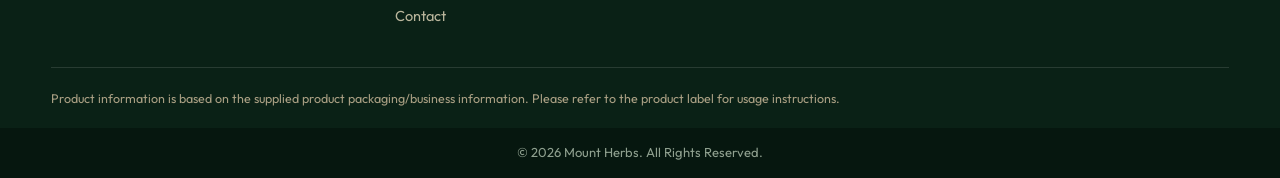
<file: faq.html>
<!DOCTYPE html><html lang="en"><head><meta charset="UTF-8"><meta name="viewport" content="width=device-width, initial-scale=1.0">
<title>FAQ | Honey Kava Herbal Tea Mount Herbs</title><meta name="description" content="FAQ — What is Honey Kava, pack size, ingredients, stockist, contact and preparation. Mount Herbs Abu Road Rajasthan.">
<link href="https://fonts.googleapis.com/css2?family=Fraunces:opsz,wght@9..144,500;9..144,600;9..144,700&family=Outfit:wght@400;600;700;800&display=swap" rel="stylesheet"><link rel="stylesheet" href="css/style.css"><link rel="icon" href="assets/product.svg"></head><body>
<div class="topbar">Mount Herbs • Vedic Honey Kava Herbal Tea • <a href="tel:9414374179">Call: 9414374179</a></div>
<header class="site"><div class="container nav"><a class="brand" href="index.html"><span class="brand-mark">M</span><span><b>Mount Herbs</b><small>HONEY KAVA</small></span></a>
<nav class="links"><a href="index.html">Home</a><a href="about.html">About</a><a href="product.html">Honey Kava</a><a href="ingredients.html">Ingredients</a><a href="wellness.html">Wellness</a><a href="fayde.html">Fayde</a><a href="gallery.html">Gallery</a><a href="faq.html" class="active">FAQ</a><a href="contact.html">Contact</a><a class="btn btn-gold" style="padding:10px 22px" href="enquiry.html">ENQUIRE NOW</a></nav><button class="hamburger" id="hamburger" aria-label="Open menu">☰</button></div></header>
<div class="mmenu" id="mmenu"><div class="mmenu-inner"><div class="mmenu-top"><b style="font-family:var(--font-d);font-size:19px">Mount Herbs</b><button id="mclose" style="background:#fff;border:0;width:40px;height:40px;border-radius:10px;font-size:18px;cursor:pointer">✕</button></div>
<a class="mlink" href="index.html">Home</a><a class="mlink" href="about.html">About</a><a class="mlink" href="product.html">Honey Kava</a><a class="mlink" href="ingredients.html">Ingredients</a><a class="mlink" href="wellness.html">Wellness</a><a class="mlink" href="fayde.html">Fayde</a><a class="mlink" href="how-to-use.html">How to Use</a><a class="mlink" href="gallery.html">Gallery</a><a class="mlink" href="faq.html">FAQ</a><a class="mlink" href="contact.html">Contact</a><a class="btn btn-gold" href="enquiry.html">ENQUIRE NOW</a><a class="btn btn-wa" data-wa href="#">WHATSAPP ENQUIRY</a></div></div>
<div class="page-hero"><div class="container"><h1>FAQ</h1><p>Answers use only the information actually provided — no invented claims.</p></div></div>
<section><div class="container faq">
<div class="faq-item reveal"><button class="faq-q">What is Honey Kava? <span>+</span></button><div class="faq-a"><div>Honey Kava is a Vedic Honey Kava Herbal Tea by Mount Herbs — a natural herbal wellness tea with 20+ natural ingredients.</div></div></div>
<div class="faq-item reveal"><button class="faq-q">What type of product is Honey Kava? <span>+</span></button><div class="faq-a"><div>It is positioned as a Natural Herbal Tea / Herbal Wellness Tea for everyday herbal refreshment.</div></div></div>
<div class="faq-item reveal"><button class="faq-q">What is the pack size? <span>+</span></button><div class="faq-a"><div>100 gm pack.</div></div></div>
<div class="faq-item reveal"><button class="faq-q">How many natural ingredients does it contain? <span>+</span></button><div class="faq-a"><div>20+ natural ingredients, as mentioned on the product packaging.</div></div></div>
<div class="faq-item reveal"><button class="faq-q">Who markets Honey Kava? <span>+</span></button><div class="faq-a"><div>Marketed by Mount Herbs. Super Stockist: Jagdish Parmar, Shantivan Villa No. 42, Deep Nagar, Abu Road, Rajasthan.</div></div></div>
<div class="faq-item reveal"><button class="faq-q">What is the price? <span>+</span></button><div class="faq-a"><div>Please contact us for current price and availability — no price is listed online.</div></div></div>
<div class="faq-item reveal"><button class="faq-q">Where can I enquire / how do I contact the Super Stockist? <span>+</span></button><div class="faq-a"><div>Call 9414374179 (tap-to-call on mobile) or send a WhatsApp enquiry. You can also use the Contact / Enquiry pages.</div></div></div>
<div class="faq-item reveal"><button class="faq-q">How should Honey Kava be prepared? <span>+</span></button><div class="faq-a"><div>Please follow the instructions provided on the product packaging.</div></div></div>
<div class="faq-item reveal"><button class="faq-q">Which other products are available? <span>+</span></button><div class="faq-a"><div>Apart from Honey Kava, we offer Premium Herbal Immunity Tea KAWA (Mount Herbs) and Mount Good Morning Tea in Hotel Blend, Classic Tea, Royal Premium Tea and Gold Tea. See the full range on the <a href="index.html#range" style="color:var(--leaf);font-weight:800">Home page</a> and <a href="gallery.html" style="color:var(--leaf);font-weight:800">Gallery</a>.</div></div></div>
<div class="center" style="margin-top:22px"><a class="btn btn-wa" data-wa href="#">ASK ON WHATSAPP</a> <a class="btn btn-green" href="tel:9414374179">📞 CALL 9414374179</a></div>
</div></section>
<footer><div class="container fgrid"><div><h4>Mount Herbs</h4><p style="font-size:14.5px">Vedic Honey Kava Herbal Tea<br>20+ Natural Ingredients • 100 gm</p></div><div><h4>Quick Links</h4><a href="index.html">Home</a><a href="about.html">About</a><a href="product.html">Honey Kava</a><a href="ingredients.html">Ingredients</a><a href="wellness.html">Wellness</a><a href="fayde.html">Fayde</a><a href="gallery.html">Gallery</a><a href="faq.html">FAQ</a><a href="contact.html">Contact</a></div><div><h4>Contact</h4><p style="font-size:14.5px"><b>Jagdish Parmar</b> — Super Stockist<br><a href="tel:9414374179">📞 9414374179</a><br>Shantivan Villa No. 42, Deep Nagar, Abu Road, Rajasthan, India</p></div><div><h4>Enquiry</h4><a data-wa href="#">💬 WhatsApp Enquiry</a><a href="tel:9414374179">📞 Call Now</a><a href="enquiry.html">📝 Enquiry Form</a></div></div><div class="container disclaimer">Product information is based on the supplied product packaging/business information. Please refer to the product label for usage instructions.</div><div class="copy">© <span data-year>2026</span> Mount Herbs. All Rights Reserved.</div></footer>
<a class="wa-float" data-wa href="#">💬 WhatsApp</a><a class="sticky-mobile-cta" data-wa href="#">WHATSAPP ENQUIRY</a><button id="toTop" aria-label="Back to top">↑</button><script src="js/main.js"></script></body></html>
</file>
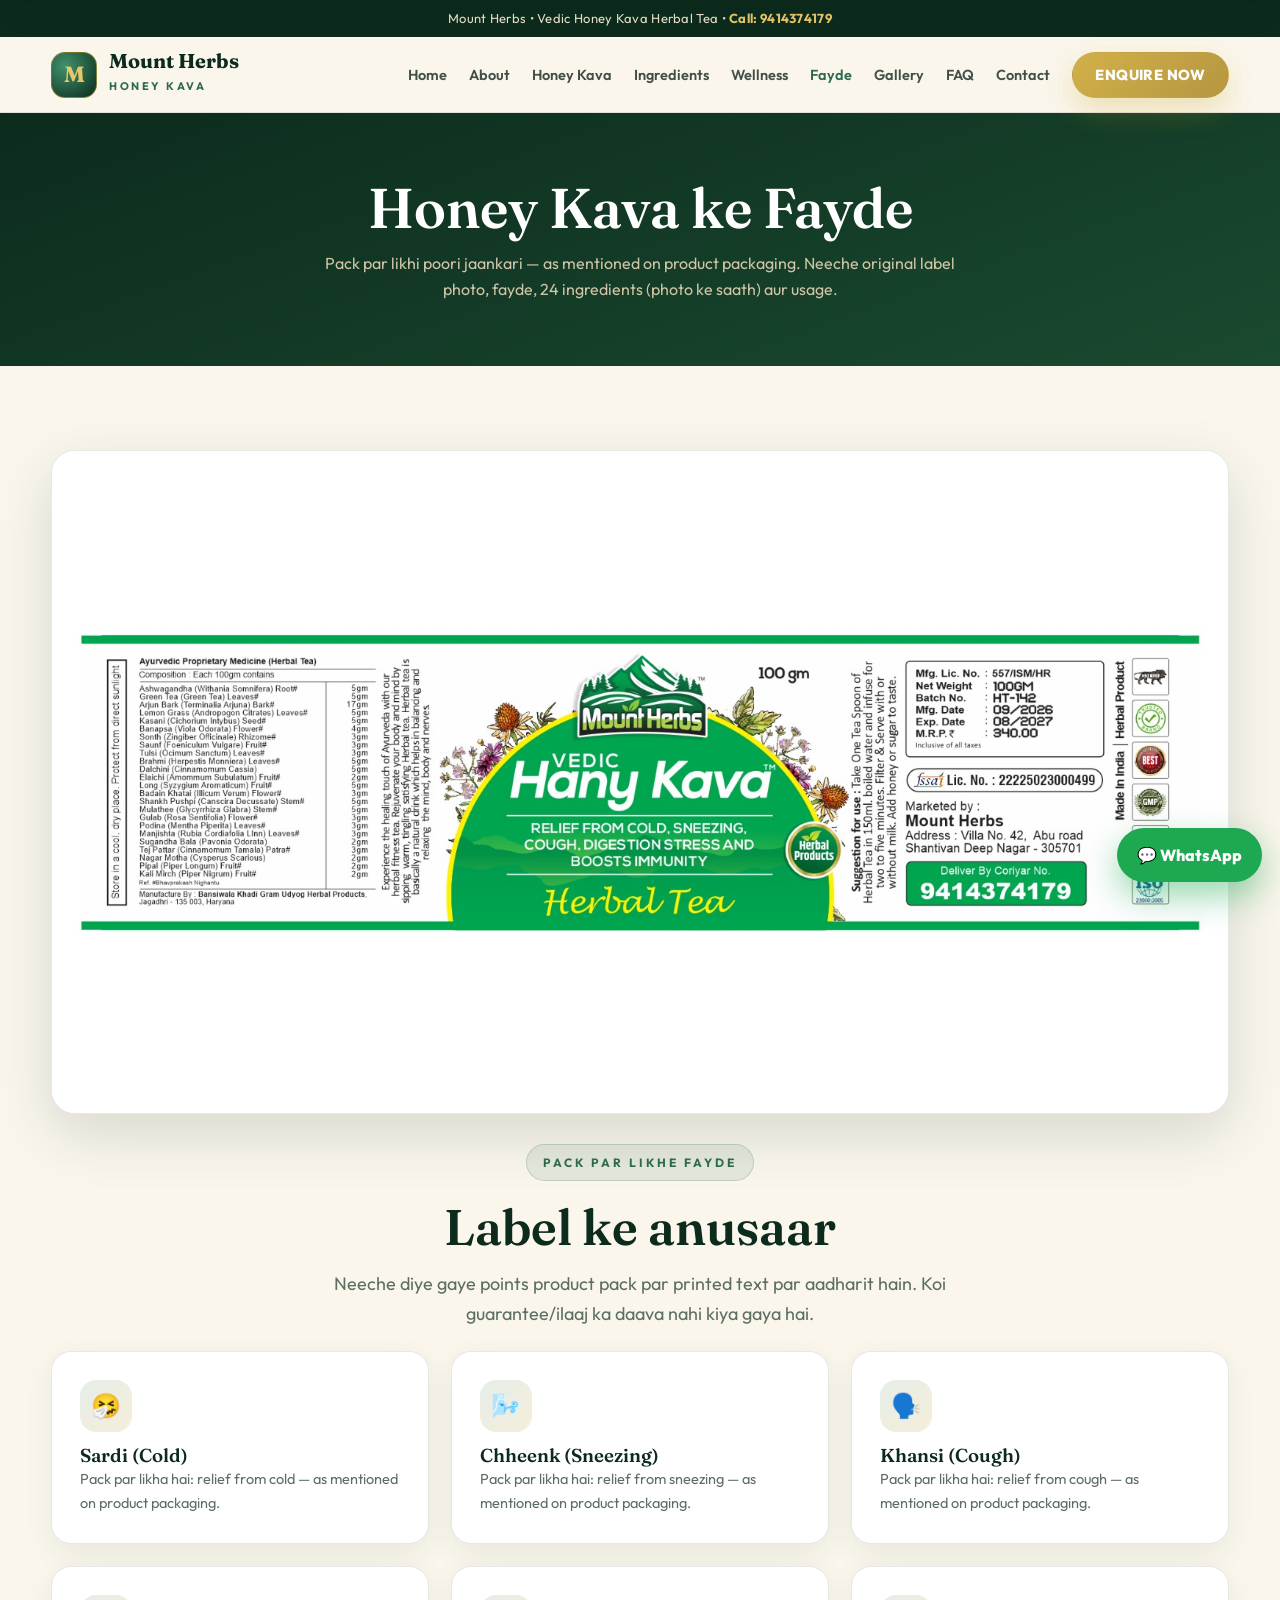
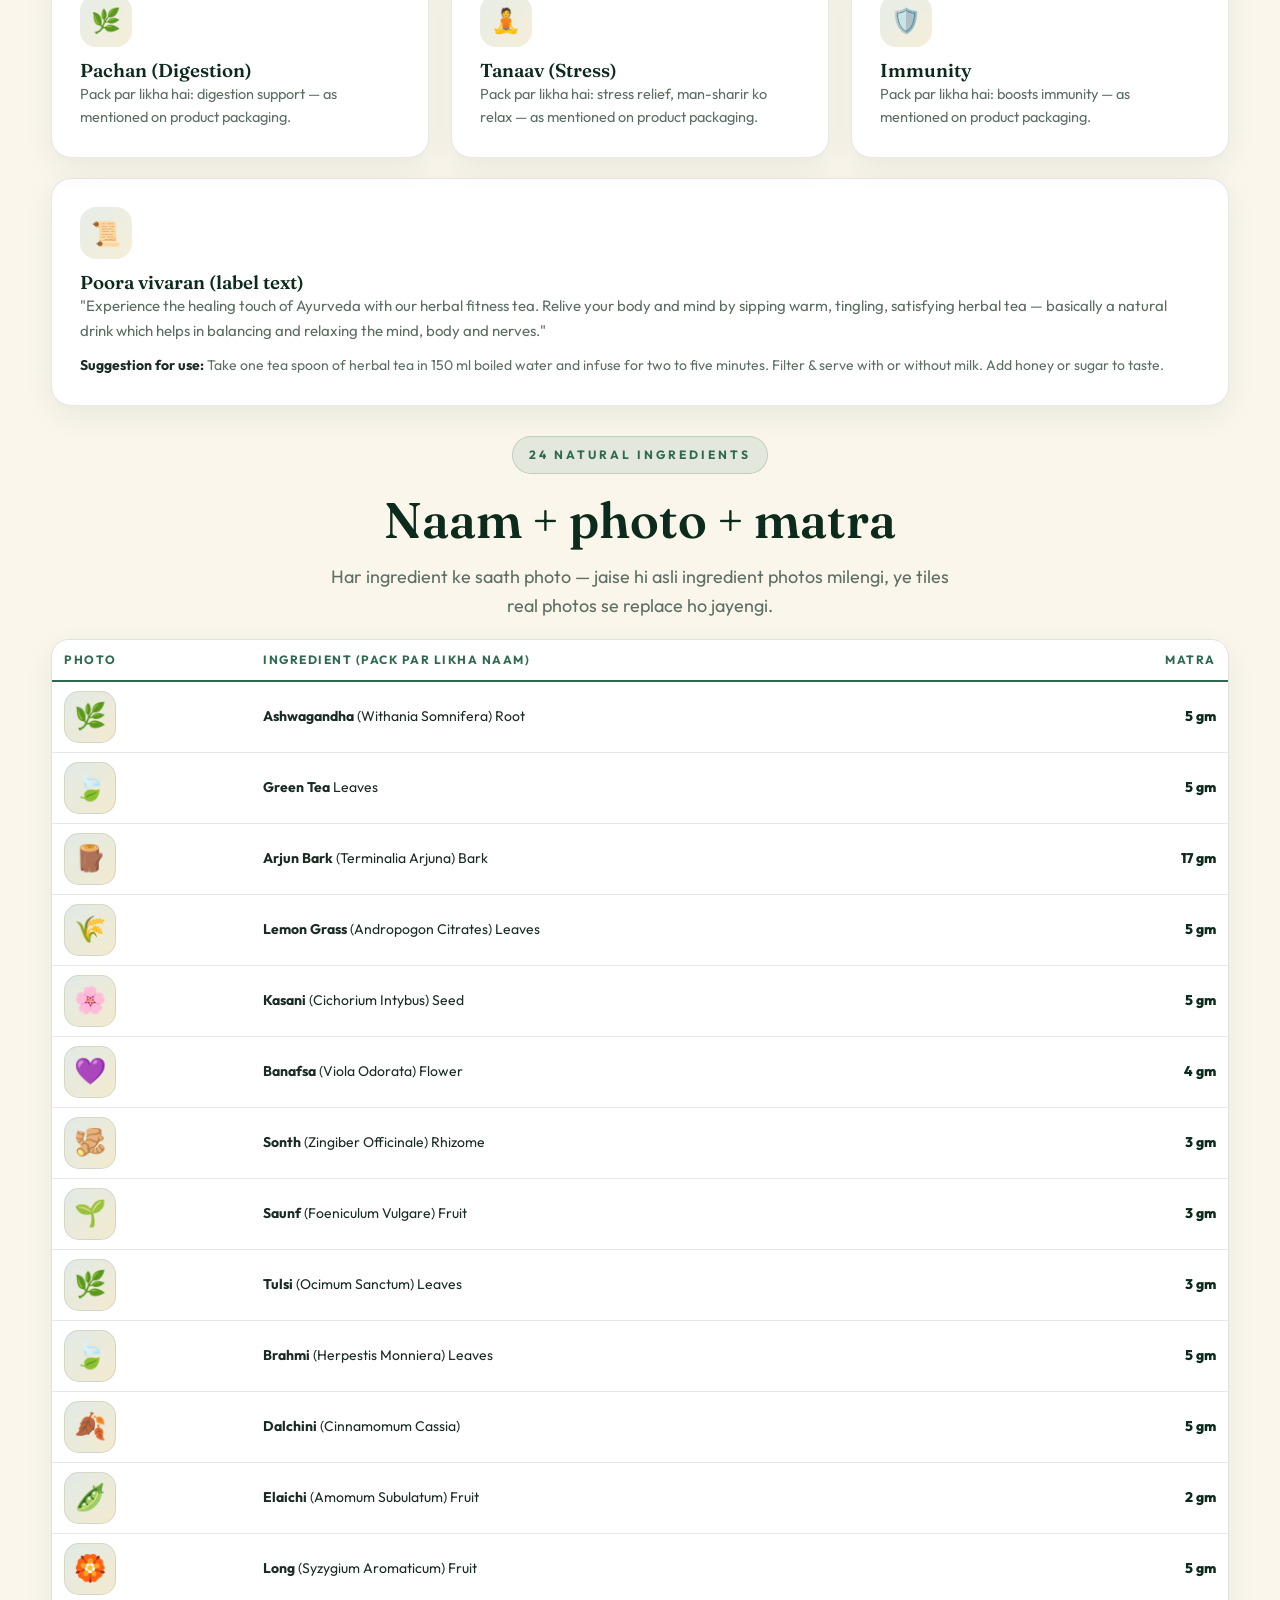
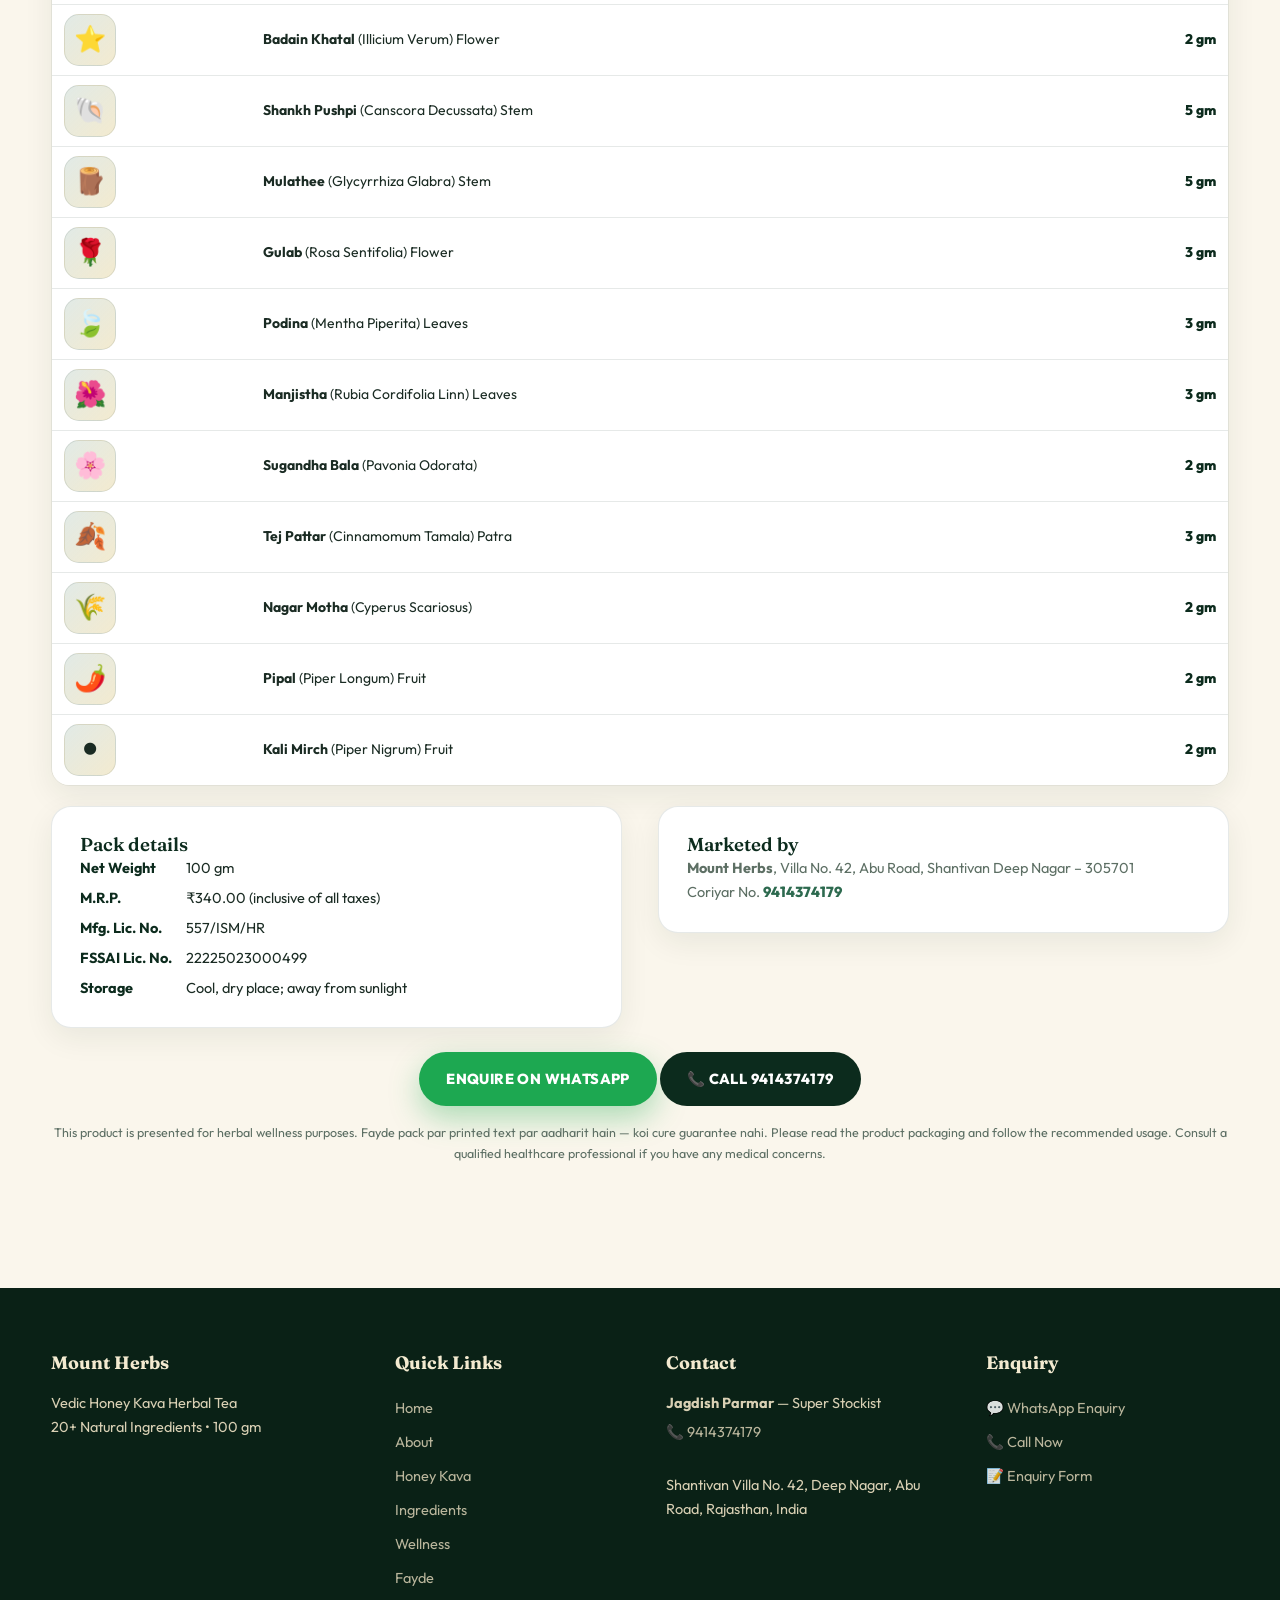
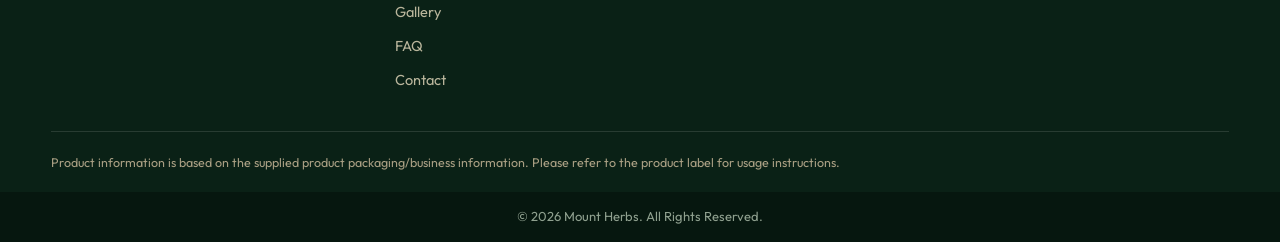
<file: fayde.html>
<!DOCTYPE html><html lang="en"><head><meta charset="UTF-8"><meta name="viewport" content="width=device-width, initial-scale=1.0">
<title>Fayde (Benefits) | Honey Kava Herbal Tea Mount Herbs</title><meta name="description" content="Honey Kava ke fayde — pack par likhi jaankari: cold, sneezing, cough, digestion, stress, immunity. 24 ingredients with photos, usage, MRP. Mount Herbs Abu Road.">
<link href="https://fonts.googleapis.com/css2?family=Fraunces:opsz,wght@9..144,500;9..144,600;9..144,700&family=Outfit:wght@400;600;700;800&display=swap" rel="stylesheet"><link rel="stylesheet" href="css/style.css"><link rel="icon" href="assets/product.svg"></head><body>
<div class="topbar">Mount Herbs • Vedic Honey Kava Herbal Tea • <a href="tel:9414374179">Call: 9414374179</a></div>
<header class="site"><div class="container nav"><a class="brand" href="index.html"><span class="brand-mark">M</span><span><b>Mount Herbs</b><small>HONEY KAVA</small></span></a>
<nav class="links"><a href="index.html">Home</a><a href="about.html">About</a><a href="product.html">Honey Kava</a><a href="ingredients.html">Ingredients</a><a href="wellness.html">Wellness</a><a href="fayde.html" class="active">Fayde</a><a href="gallery.html">Gallery</a><a href="faq.html">FAQ</a><a href="contact.html">Contact</a><a class="btn btn-gold" style="padding:10px 22px" href="enquiry.html">ENQUIRE NOW</a></nav><button class="hamburger" id="hamburger" aria-label="Open menu">☰</button></div></header>
<div class="mmenu" id="mmenu"><div class="mmenu-inner"><div class="mmenu-top"><b style="font-family:var(--font-d);font-size:19px">Mount Herbs</b><button id="mclose" style="background:#fff;border:0;width:40px;height:40px;border-radius:10px;font-size:18px;cursor:pointer">✕</button></div>
<a class="mlink" href="index.html">Home</a><a class="mlink" href="about.html">About</a><a class="mlink" href="product.html">Honey Kava</a><a class="mlink" href="ingredients.html">Ingredients</a><a class="mlink" href="wellness.html">Wellness</a><a class="mlink" href="fayde.html">Fayde</a><a class="mlink" href="how-to-use.html">How to Use</a><a class="mlink" href="gallery.html">Gallery</a><a class="mlink" href="faq.html">FAQ</a><a class="mlink" href="contact.html">Contact</a><a class="btn btn-gold" href="enquiry.html">ENQUIRE NOW</a><a class="btn btn-wa" data-wa href="#">WHATSAPP ENQUIRY</a></div></div>
<div class="page-hero"><div class="container"><h1>Honey Kava ke Fayde</h1><p>Pack par likhi poori jaankari — as mentioned on product packaging. Neeche original label photo, fayde, 24 ingredients (photo ke saath) aur usage.</p></div></div>
<section><div class="container">
<div class="label-frame reveal"><img src="assets/label.jpg" alt="Honey Kava original label — fayde, composition, usage, MRP" fetchpriority="high"></div>
<div class="center reveal" style="margin-top:30px"><span class="eyebrow">Pack par likhe fayde</span><h2>Label ke anusaar</h2><p class="lead">Neeche diye gaye points product pack par printed text par aadharit hain. Koi guarantee/ilaaj ka daava nahi kiya gaya hai.</p></div>
<div class="grid3" style="margin-top:22px">
<div class="card reveal"><div class="icon">🤧</div><h3>Sardi (Cold)</h3><p style="font-size:14.5px;color:var(--muted)">Pack par likha hai: relief from cold — as mentioned on product packaging.</p></div>
<div class="card reveal"><div class="icon">🌬️</div><h3>Chheenk (Sneezing)</h3><p style="font-size:14.5px;color:var(--muted)">Pack par likha hai: relief from sneezing — as mentioned on product packaging.</p></div>
<div class="card reveal"><div class="icon">🗣️</div><h3>Khansi (Cough)</h3><p style="font-size:14.5px;color:var(--muted)">Pack par likha hai: relief from cough — as mentioned on product packaging.</p></div>
<div class="card reveal"><div class="icon">🌿</div><h3>Pachan (Digestion)</h3><p style="font-size:14.5px;color:var(--muted)">Pack par likha hai: digestion support — as mentioned on product packaging.</p></div>
<div class="card reveal"><div class="icon">🧘</div><h3>Tanaav (Stress)</h3><p style="font-size:14.5px;color:var(--muted)">Pack par likha hai: stress relief, man-sharir ko relax — as mentioned on product packaging.</p></div>
<div class="card reveal"><div class="icon">🛡️</div><h3>Immunity</h3><p style="font-size:14.5px;color:var(--muted)">Pack par likha hai: boosts immunity — as mentioned on product packaging.</p></div>
</div>
<div class="card reveal" style="margin-top:20px"><div class="icon">📜</div><h3>Poora vivaran (label text)</h3><p style="font-size:15px;color:var(--muted)">"Experience the healing touch of Ayurveda with our herbal fitness tea. Relive your body and mind by sipping warm, tingling, satisfying herbal tea — basically a natural drink which helps in balancing and relaxing the mind, body and nerves."</p><p style="margin-top:10px;font-size:14px"><b>Suggestion for use:</b> <span style="color:var(--muted)">Take one tea spoon of herbal tea in 150 ml boiled water and infuse for two to five minutes. Filter &amp; serve with or without milk. Add honey or sugar to taste.</span></p></div>
<div class="center reveal" style="margin-top:30px"><span class="eyebrow">24 Natural Ingredients</span><h2>Naam + photo + matra</h2><p class="lead">Har ingredient ke saath photo — jaise hi asli ingredient photos milengi, ye tiles real photos se replace ho jayengi.</p></div>
<div class="tbl-wrap reveal" style="margin-top:18px"><table class="tbl">
<tr><th>Photo</th><th>Ingredient (pack par likha naam)</th><th style="text-align:right">Matra</th></tr>
<tr><td><span class="ing-thumb">🌿</span></td><td><b>Ashwagandha</b> (Withania Somnifera) Root</td><td class="qty">5 gm</td></tr>
<tr><td><span class="ing-thumb">🍃</span></td><td><b>Green Tea</b> Leaves</td><td class="qty">5 gm</td></tr>
<tr><td><span class="ing-thumb">🪵</span></td><td><b>Arjun Bark</b> (Terminalia Arjuna) Bark</td><td class="qty">17 gm</td></tr>
<tr><td><span class="ing-thumb">🌾</span></td><td><b>Lemon Grass</b> (Andropogon Citrates) Leaves</td><td class="qty">5 gm</td></tr>
<tr><td><span class="ing-thumb">🌸</span></td><td><b>Kasani</b> (Cichorium Intybus) Seed</td><td class="qty">5 gm</td></tr>
<tr><td><span class="ing-thumb">💜</span></td><td><b>Banafsa</b> (Viola Odorata) Flower</td><td class="qty">4 gm</td></tr>
<tr><td><span class="ing-thumb">🫚</span></td><td><b>Sonth</b> (Zingiber Officinale) Rhizome</td><td class="qty">3 gm</td></tr>
<tr><td><span class="ing-thumb">🌱</span></td><td><b>Saunf</b> (Foeniculum Vulgare) Fruit</td><td class="qty">3 gm</td></tr>
<tr><td><span class="ing-thumb">🌿</span></td><td><b>Tulsi</b> (Ocimum Sanctum) Leaves</td><td class="qty">3 gm</td></tr>
<tr><td><span class="ing-thumb">🍃</span></td><td><b>Brahmi</b> (Herpestis Monniera) Leaves</td><td class="qty">5 gm</td></tr>
<tr><td><span class="ing-thumb">🍂</span></td><td><b>Dalchini</b> (Cinnamomum Cassia)</td><td class="qty">5 gm</td></tr>
<tr><td><span class="ing-thumb">🫛</span></td><td><b>Elaichi</b> (Amomum Subulatum) Fruit</td><td class="qty">2 gm</td></tr>
<tr><td><span class="ing-thumb">🏵️</span></td><td><b>Long</b> (Syzygium Aromaticum) Fruit</td><td class="qty">5 gm</td></tr>
<tr><td><span class="ing-thumb">⭐</span></td><td><b>Badain Khatal</b> (Illicium Verum) Flower</td><td class="qty">2 gm</td></tr>
<tr><td><span class="ing-thumb">🐚</span></td><td><b>Shankh Pushpi</b> (Canscora Decussata) Stem</td><td class="qty">5 gm</td></tr>
<tr><td><span class="ing-thumb">🪵</span></td><td><b>Mulathee</b> (Glycyrrhiza Glabra) Stem</td><td class="qty">5 gm</td></tr>
<tr><td><span class="ing-thumb">🌹</span></td><td><b>Gulab</b> (Rosa Sentifolia) Flower</td><td class="qty">3 gm</td></tr>
<tr><td><span class="ing-thumb">🍃</span></td><td><b>Podina</b> (Mentha Piperita) Leaves</td><td class="qty">3 gm</td></tr>
<tr><td><span class="ing-thumb">🌺</span></td><td><b>Manjistha</b> (Rubia Cordifolia Linn) Leaves</td><td class="qty">3 gm</td></tr>
<tr><td><span class="ing-thumb">🌸</span></td><td><b>Sugandha Bala</b> (Pavonia Odorata)</td><td class="qty">2 gm</td></tr>
<tr><td><span class="ing-thumb">🍂</span></td><td><b>Tej Pattar</b> (Cinnamomum Tamala) Patra</td><td class="qty">3 gm</td></tr>
<tr><td><span class="ing-thumb">🌾</span></td><td><b>Nagar Motha</b> (Cyperus Scariosus)</td><td class="qty">2 gm</td></tr>
<tr><td><span class="ing-thumb">🌶️</span></td><td><b>Pipal</b> (Piper Longum) Fruit</td><td class="qty">2 gm</td></tr>
<tr><td><span class="ing-thumb">⚫</span></td><td><b>Kali Mirch</b> (Piper Nigrum) Fruit</td><td class="qty">2 gm</td></tr>
</table></div>
<div class="grid2" style="margin-top:20px;align-items:start">
<div class="card reveal"><h3>Pack details</h3><div class="kv"><b>Net Weight</b><span>100 gm</span><b>M.R.P.</b><span>₹340.00 (inclusive of all taxes)</span><b>Mfg. Lic. No.</b><span>557/ISM/HR</span><b>FSSAI Lic. No.</b><span>22225023000499</span><b>Storage</b><span>Cool, dry place; away from sunlight</span></div></div>
<div class="card reveal"><h3>Marketed by</h3><p style="font-size:14.5px;color:var(--muted)"><b>Mount Herbs</b>, Villa No. 42, Abu Road, Shantivan Deep Nagar – 305701<br>Coriyar No. <a href="tel:9414374179" style="color:var(--leaf);font-weight:800">9414374179</a></p></div>
</div>
<div class="center" style="margin-top:24px"><a class="btn btn-wa" data-wa href="#">ENQUIRE ON WHATSAPP</a> <a class="btn btn-green" href="tel:9414374179">📞 CALL 9414374179</a></div>
<p class="center" style="margin-top:16px;font-size:12.5px;color:var(--muted)">This product is presented for herbal wellness purposes. Fayde pack par printed text par aadharit hain — koi cure guarantee nahi. Please read the product packaging and follow the recommended usage. Consult a qualified healthcare professional if you have any medical concerns.</p>
</div></section>
<footer><div class="container fgrid"><div><h4>Mount Herbs</h4><p style="font-size:14.5px">Vedic Honey Kava Herbal Tea<br>20+ Natural Ingredients • 100 gm</p></div><div><h4>Quick Links</h4><a href="index.html">Home</a><a href="about.html">About</a><a href="product.html">Honey Kava</a><a href="ingredients.html">Ingredients</a><a href="wellness.html">Wellness</a><a href="fayde.html">Fayde</a><a href="gallery.html">Gallery</a><a href="faq.html">FAQ</a><a href="contact.html">Contact</a></div><div><h4>Contact</h4><p style="font-size:14.5px"><b>Jagdish Parmar</b> — Super Stockist<br><a href="tel:9414374179">📞 9414374179</a><br>Shantivan Villa No. 42, Deep Nagar, Abu Road, Rajasthan, India</p></div><div><h4>Enquiry</h4><a data-wa href="#">💬 WhatsApp Enquiry</a><a href="tel:9414374179">📞 Call Now</a><a href="enquiry.html">📝 Enquiry Form</a></div></div><div class="container disclaimer">Product information is based on the supplied product packaging/business information. Please refer to the product label for usage instructions.</div><div class="copy">© <span data-year>2026</span> Mount Herbs. All Rights Reserved.</div></footer>
<a class="wa-float" data-wa href="#">💬 WhatsApp</a><a class="sticky-mobile-cta" data-wa href="#">WHATSAPP ENQUIRY</a><button id="toTop" aria-label="Back to top">↑</button><script src="js/main.js"></script></body></html>
</file>
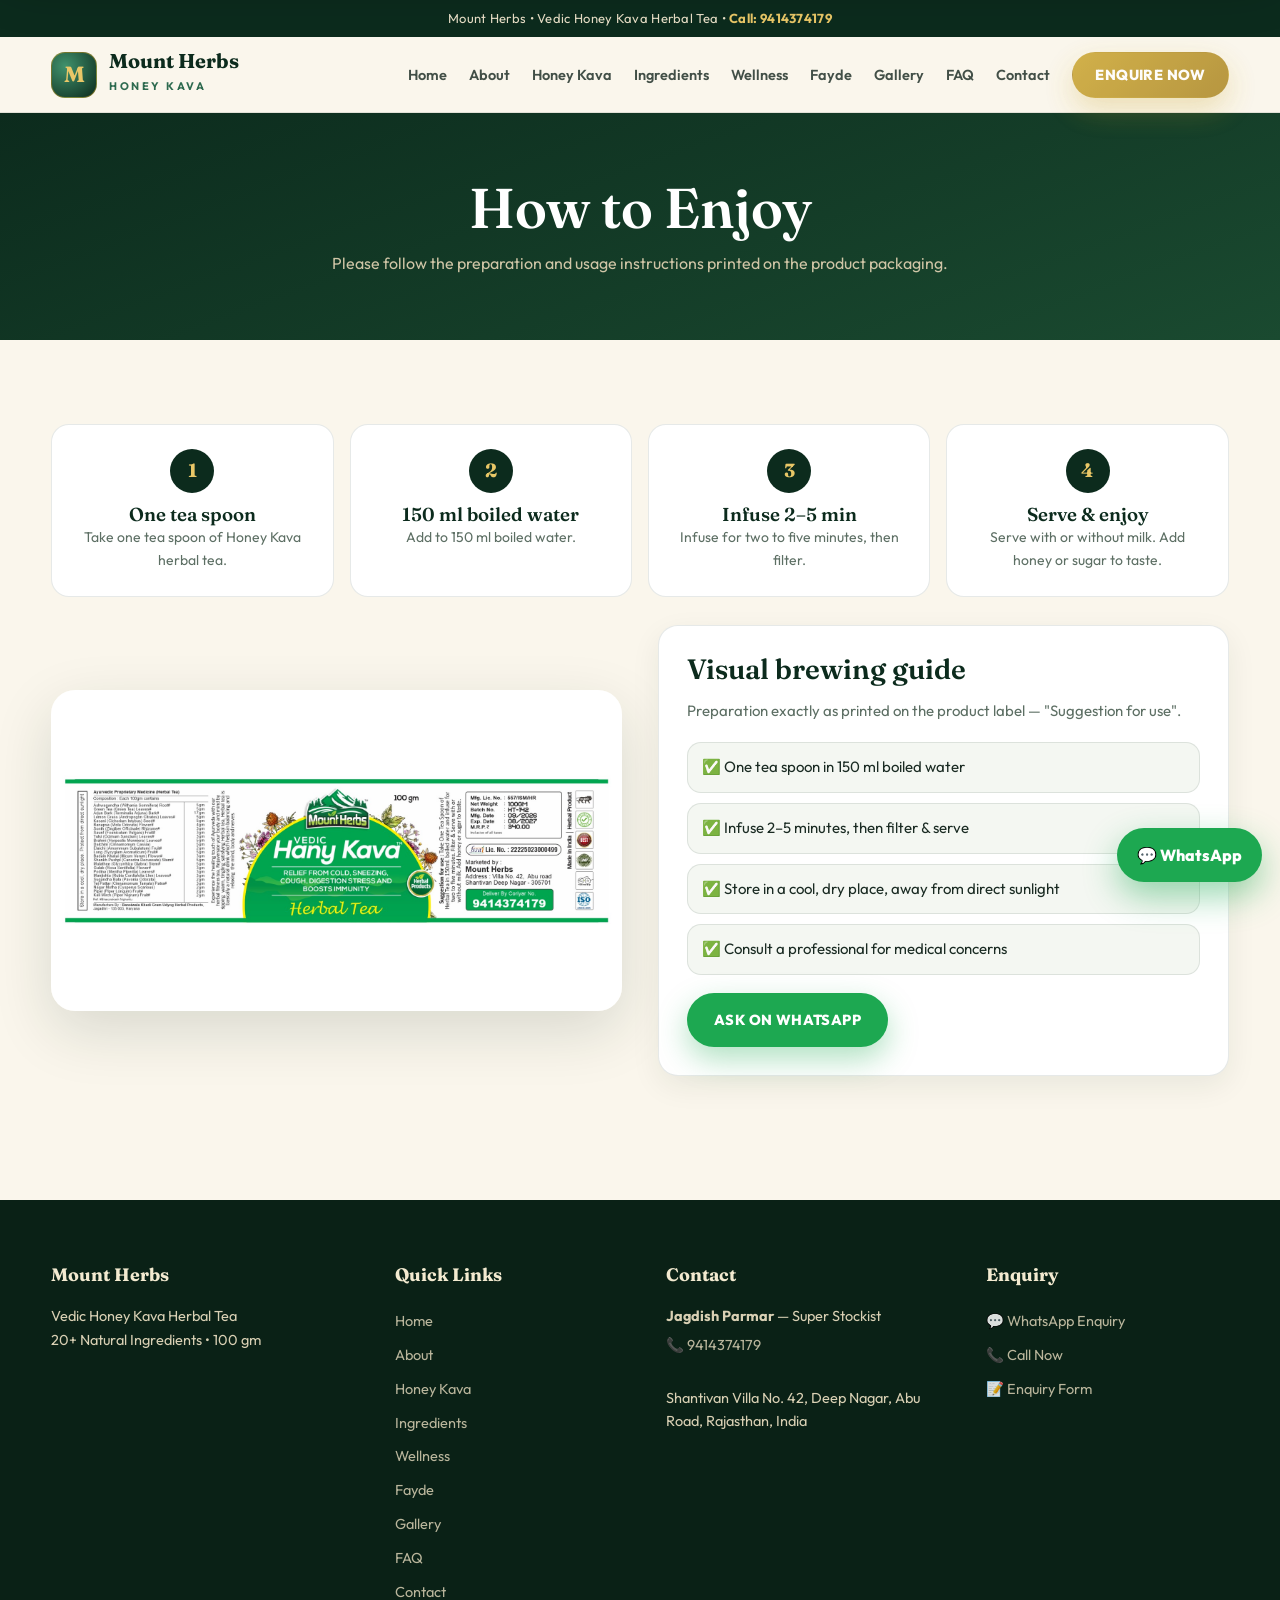
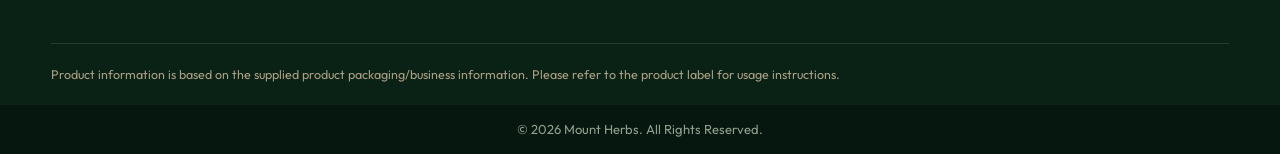
<file: how-to-use.html>
<!DOCTYPE html><html lang="en"><head><meta charset="UTF-8"><meta name="viewport" content="width=device-width, initial-scale=1.0">
<title>How to Use Honey Kava Herbal Tea | Mount Herbs</title><meta name="description" content="How to enjoy Honey Kava herbal tea. Please follow preparation and usage instructions printed on the product packaging. Mount Herbs Abu Road.">
<link href="https://fonts.googleapis.com/css2?family=Fraunces:opsz,wght@9..144,500;9..144,600;9..144,700&family=Outfit:wght@400;600;700;800&display=swap" rel="stylesheet"><link rel="stylesheet" href="css/style.css"><link rel="icon" href="assets/product.svg"></head><body>
<div class="topbar">Mount Herbs • Vedic Honey Kava Herbal Tea • <a href="tel:9414374179">Call: 9414374179</a></div>
<header class="site"><div class="container nav"><a class="brand" href="index.html"><span class="brand-mark">M</span><span><b>Mount Herbs</b><small>HONEY KAVA</small></span></a>
<nav class="links"><a href="index.html">Home</a><a href="about.html">About</a><a href="product.html">Honey Kava</a><a href="ingredients.html">Ingredients</a><a href="wellness.html">Wellness</a><a href="fayde.html">Fayde</a><a href="gallery.html">Gallery</a><a href="faq.html">FAQ</a><a href="contact.html">Contact</a><a class="btn btn-gold" style="padding:10px 22px" href="enquiry.html">ENQUIRE NOW</a></nav><button class="hamburger" id="hamburger" aria-label="Open menu">☰</button></div></header>
<div class="mmenu" id="mmenu"><div class="mmenu-inner"><div class="mmenu-top"><b style="font-family:var(--font-d);font-size:19px">Mount Herbs</b><button id="mclose" style="background:#fff;border:0;width:40px;height:40px;border-radius:10px;font-size:18px;cursor:pointer">✕</button></div>
<a class="mlink" href="index.html">Home</a><a class="mlink" href="about.html">About</a><a class="mlink" href="product.html">Honey Kava</a><a class="mlink" href="ingredients.html">Ingredients</a><a class="mlink" href="wellness.html">Wellness</a><a class="mlink" href="fayde.html">Fayde</a><a class="mlink" href="how-to-use.html">How to Use</a><a class="mlink" href="gallery.html">Gallery</a><a class="mlink" href="faq.html">FAQ</a><a class="mlink" href="contact.html">Contact</a><a class="btn btn-gold" href="enquiry.html">ENQUIRE NOW</a><a class="btn btn-wa" data-wa href="#">WHATSAPP ENQUIRY</a></div></div>
<div class="page-hero"><div class="container"><h1>How to Enjoy</h1><p>Please follow the preparation and usage instructions printed on the product packaging.</p></div></div>
<section><div class="container">
<div class="steps">
<div class="step reveal"><b class="n">1</b><h3>One tea spoon</h3><p style="font-size:14px;color:var(--muted)">Take one tea spoon of Honey Kava herbal tea.</p></div>
<div class="step reveal"><b class="n">2</b><h3>150 ml boiled water</h3><p style="font-size:14px;color:var(--muted)">Add to 150 ml boiled water.</p></div>
<div class="step reveal"><b class="n">3</b><h3>Infuse 2–5 min</h3><p style="font-size:14px;color:var(--muted)">Infuse for two to five minutes, then filter.</p></div>
<div class="step reveal"><b class="n">4</b><h3>Serve &amp; enjoy</h3><p style="font-size:14px;color:var(--muted)">Serve with or without milk. Add honey or sugar to taste.</p></div>
</div>
<div class="grid2" style="margin-top:28px">
<div class="reveal split-img"><img loading="lazy" src="assets/label.jpg" alt="Honey Kava original label — suggestion for use"></div>
<div class="reveal card"><h2 style="font-size:28px">Visual brewing guide</h2><p class="lead" style="font-size:15px">Preparation exactly as printed on the product label — "Suggestion for use".</p><ul class="ticks"><li>✅ One tea spoon in 150 ml boiled water</li><li>✅ Infuse 2–5 minutes, then filter &amp; serve</li><li>✅ Store in a cool, dry place, away from direct sunlight</li><li>✅ Consult a professional for medical concerns</li></ul><a class="btn btn-wa" data-wa href="#">ASK ON WHATSAPP</a></div>
</div></div></section>
<footer><div class="container fgrid"><div><h4>Mount Herbs</h4><p style="font-size:14.5px">Vedic Honey Kava Herbal Tea<br>20+ Natural Ingredients • 100 gm</p></div><div><h4>Quick Links</h4><a href="index.html">Home</a><a href="about.html">About</a><a href="product.html">Honey Kava</a><a href="ingredients.html">Ingredients</a><a href="wellness.html">Wellness</a><a href="fayde.html">Fayde</a><a href="gallery.html">Gallery</a><a href="faq.html">FAQ</a><a href="contact.html">Contact</a></div><div><h4>Contact</h4><p style="font-size:14.5px"><b>Jagdish Parmar</b> — Super Stockist<br><a href="tel:9414374179">📞 9414374179</a><br>Shantivan Villa No. 42, Deep Nagar, Abu Road, Rajasthan, India</p></div><div><h4>Enquiry</h4><a data-wa href="#">💬 WhatsApp Enquiry</a><a href="tel:9414374179">📞 Call Now</a><a href="enquiry.html">📝 Enquiry Form</a></div></div><div class="container disclaimer">Product information is based on the supplied product packaging/business information. Please refer to the product label for usage instructions.</div><div class="copy">© <span data-year>2026</span> Mount Herbs. All Rights Reserved.</div></footer>
<a class="wa-float" data-wa href="#">💬 WhatsApp</a><a class="sticky-mobile-cta" data-wa href="#">WHATSAPP ENQUIRY</a><button id="toTop" aria-label="Back to top">↑</button><script src="js/main.js"></script></body></html>
</file>
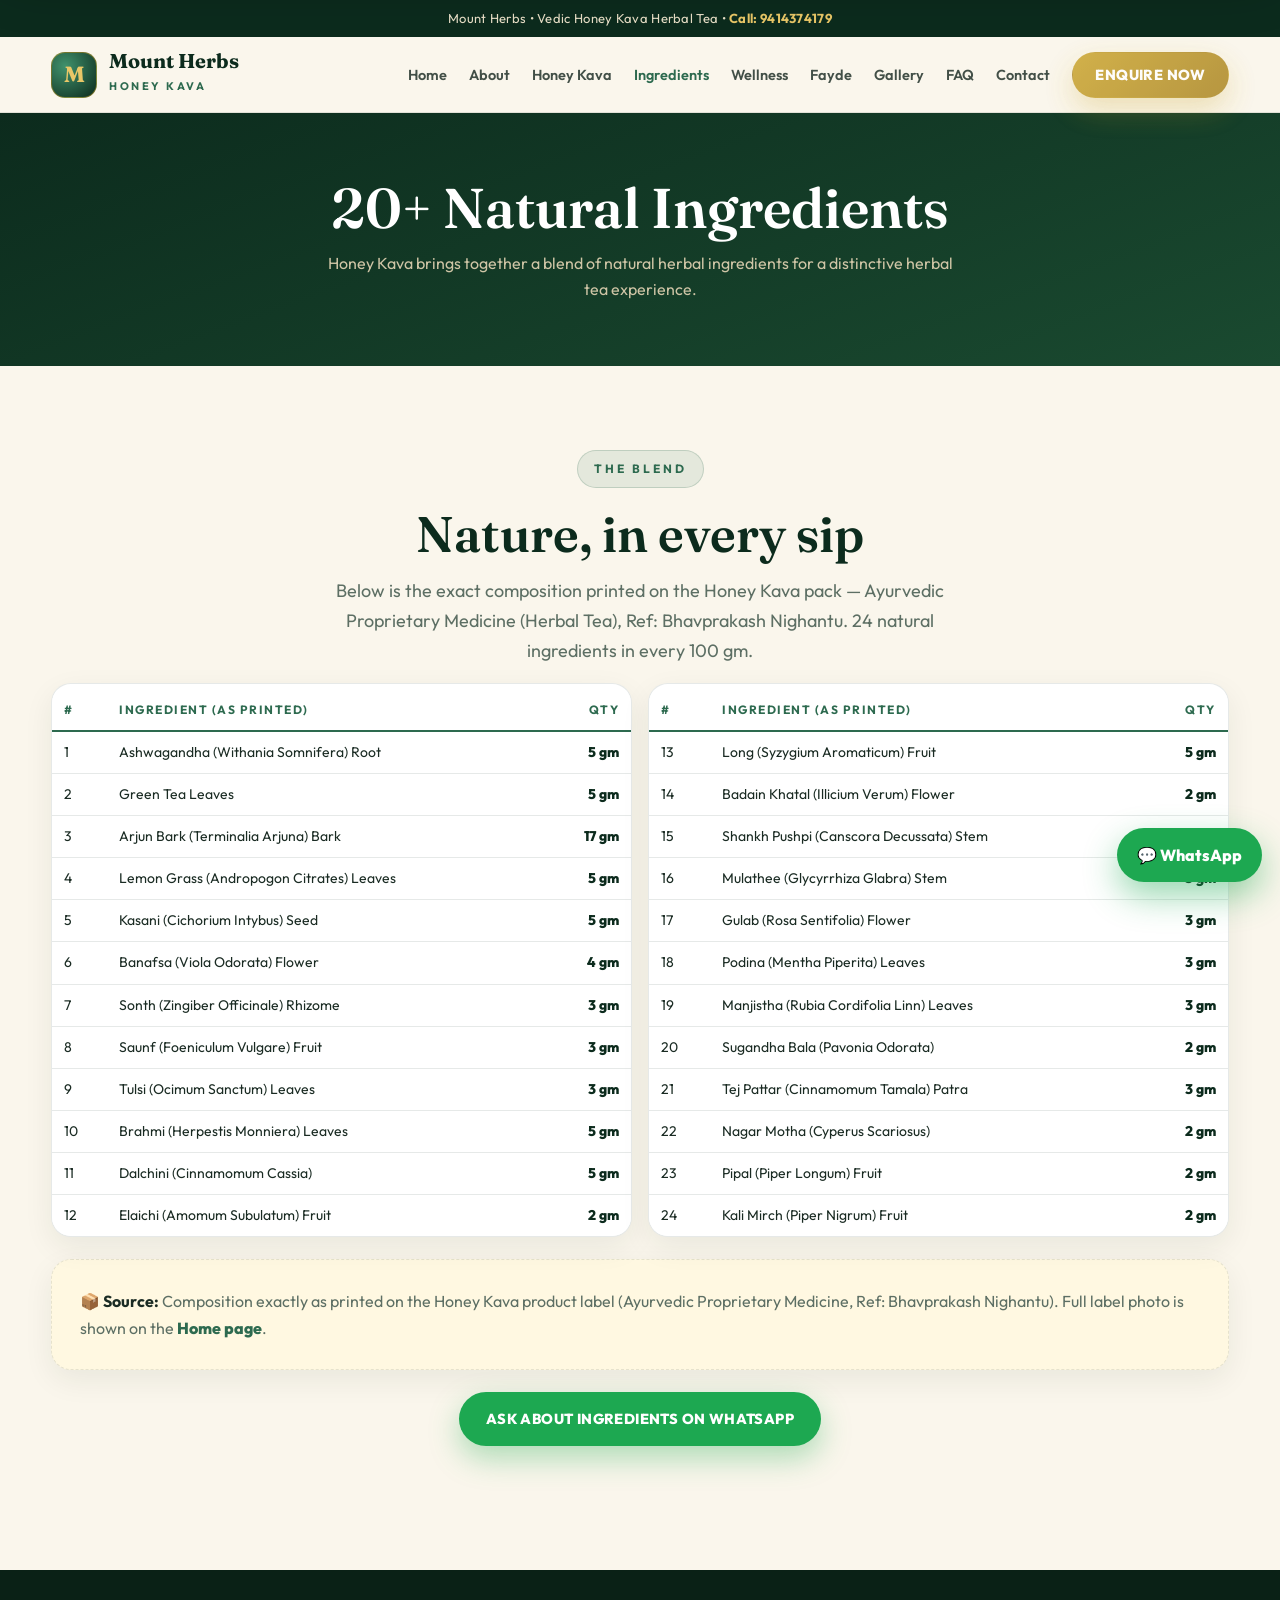
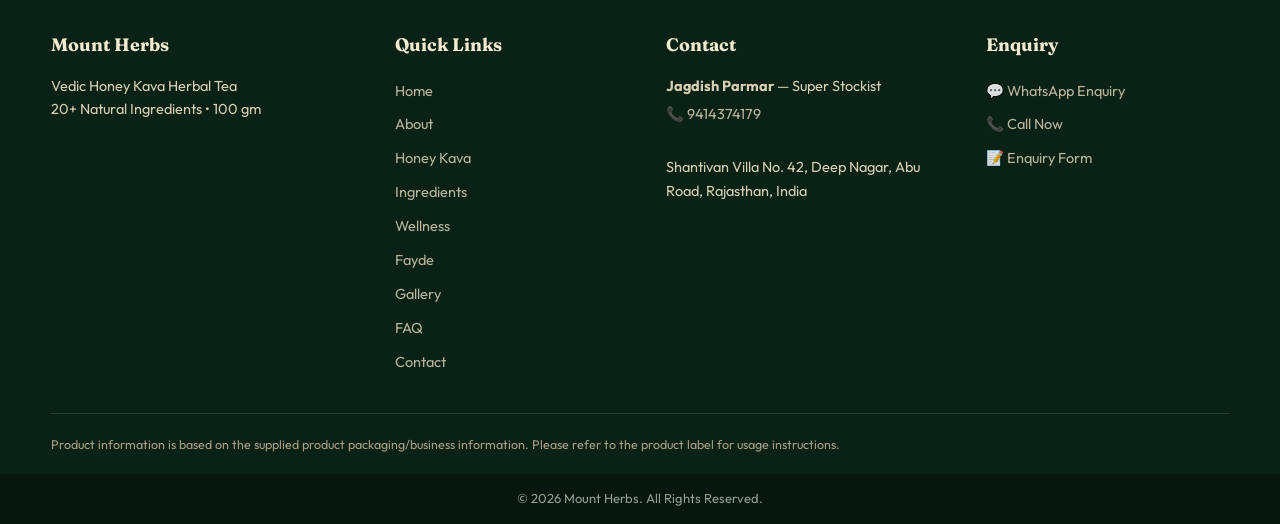
<file: ingredients.html>
<!DOCTYPE html><html lang="en"><head><meta charset="UTF-8"><meta name="viewport" content="width=device-width, initial-scale=1.0">
<title>20+ Natural Ingredients | Honey Kava Herbal Tea</title><meta name="description" content="Honey Kava brings together 20+ natural herbal ingredients for a distinctive herbal tea experience. Mount Herbs, Abu Road Rajasthan.">
<link href="https://fonts.googleapis.com/css2?family=Fraunces:opsz,wght@9..144,500;9..144,600;9..144,700&family=Outfit:wght@400;600;700;800&display=swap" rel="stylesheet"><link rel="stylesheet" href="css/style.css"><link rel="icon" href="assets/product.svg"></head><body>
<div class="topbar">Mount Herbs • Vedic Honey Kava Herbal Tea • <a href="tel:9414374179">Call: 9414374179</a></div>
<header class="site"><div class="container nav"><a class="brand" href="index.html"><span class="brand-mark">M</span><span><b>Mount Herbs</b><small>HONEY KAVA</small></span></a>
<nav class="links"><a href="index.html">Home</a><a href="about.html">About</a><a href="product.html">Honey Kava</a><a href="ingredients.html" class="active">Ingredients</a><a href="wellness.html">Wellness</a><a href="fayde.html">Fayde</a><a href="gallery.html">Gallery</a><a href="faq.html">FAQ</a><a href="contact.html">Contact</a><a class="btn btn-gold" style="padding:10px 22px" href="enquiry.html">ENQUIRE NOW</a></nav><button class="hamburger" id="hamburger" aria-label="Open menu">☰</button></div></header>
<div class="mmenu" id="mmenu"><div class="mmenu-inner"><div class="mmenu-top"><b style="font-family:var(--font-d);font-size:19px">Mount Herbs</b><button id="mclose" style="background:#fff;border:0;width:40px;height:40px;border-radius:10px;font-size:18px;cursor:pointer">✕</button></div>
<a class="mlink" href="index.html">Home</a><a class="mlink" href="about.html">About</a><a class="mlink" href="product.html">Honey Kava</a><a class="mlink" href="ingredients.html">Ingredients</a><a class="mlink" href="wellness.html">Wellness</a><a class="mlink" href="fayde.html">Fayde</a><a class="mlink" href="how-to-use.html">How to Use</a><a class="mlink" href="gallery.html">Gallery</a><a class="mlink" href="faq.html">FAQ</a><a class="mlink" href="contact.html">Contact</a><a class="btn btn-gold" href="enquiry.html">ENQUIRE NOW</a><a class="btn btn-wa" data-wa href="#">WHATSAPP ENQUIRY</a></div></div>
<div class="page-hero"><div class="container"><h1>20+ Natural Ingredients</h1><p>Honey Kava brings together a blend of natural herbal ingredients for a distinctive herbal tea experience.</p></div></div>
<section><div class="container">
<div class="center reveal"><span class="eyebrow">The blend</span><h2>Nature, in every sip</h2><p class="lead">Below is the exact composition printed on the Honey Kava pack — Ayurvedic Proprietary Medicine (Herbal Tea), Ref: Bhavprakash Nighantu. 24 natural ingredients in every 100 gm.</p></div>
<div class="comp-grid">
<div class="card reveal"><table class="tbl"><tr><th>#</th><th>Ingredient (as printed)</th><th style="text-align:right">Qty</th></tr>
<tr><td>1</td><td>Ashwagandha (Withania Somnifera) Root</td><td class="qty">5 gm</td></tr>
<tr><td>2</td><td>Green Tea Leaves</td><td class="qty">5 gm</td></tr>
<tr><td>3</td><td>Arjun Bark (Terminalia Arjuna) Bark</td><td class="qty">17 gm</td></tr>
<tr><td>4</td><td>Lemon Grass (Andropogon Citrates) Leaves</td><td class="qty">5 gm</td></tr>
<tr><td>5</td><td>Kasani (Cichorium Intybus) Seed</td><td class="qty">5 gm</td></tr>
<tr><td>6</td><td>Banafsa (Viola Odorata) Flower</td><td class="qty">4 gm</td></tr>
<tr><td>7</td><td>Sonth (Zingiber Officinale) Rhizome</td><td class="qty">3 gm</td></tr>
<tr><td>8</td><td>Saunf (Foeniculum Vulgare) Fruit</td><td class="qty">3 gm</td></tr>
<tr><td>9</td><td>Tulsi (Ocimum Sanctum) Leaves</td><td class="qty">3 gm</td></tr>
<tr><td>10</td><td>Brahmi (Herpestis Monniera) Leaves</td><td class="qty">5 gm</td></tr>
<tr><td>11</td><td>Dalchini (Cinnamomum Cassia)</td><td class="qty">5 gm</td></tr>
<tr><td>12</td><td>Elaichi (Amomum Subulatum) Fruit</td><td class="qty">2 gm</td></tr>
</table></div>
<div class="card reveal"><table class="tbl"><tr><th>#</th><th>Ingredient (as printed)</th><th style="text-align:right">Qty</th></tr>
<tr><td>13</td><td>Long (Syzygium Aromaticum) Fruit</td><td class="qty">5 gm</td></tr>
<tr><td>14</td><td>Badain Khatal (Illicium Verum) Flower</td><td class="qty">2 gm</td></tr>
<tr><td>15</td><td>Shankh Pushpi (Canscora Decussata) Stem</td><td class="qty">5 gm</td></tr>
<tr><td>16</td><td>Mulathee (Glycyrrhiza Glabra) Stem</td><td class="qty">5 gm</td></tr>
<tr><td>17</td><td>Gulab (Rosa Sentifolia) Flower</td><td class="qty">3 gm</td></tr>
<tr><td>18</td><td>Podina (Mentha Piperita) Leaves</td><td class="qty">3 gm</td></tr>
<tr><td>19</td><td>Manjistha (Rubia Cordifolia Linn) Leaves</td><td class="qty">3 gm</td></tr>
<tr><td>20</td><td>Sugandha Bala (Pavonia Odorata)</td><td class="qty">2 gm</td></tr>
<tr><td>21</td><td>Tej Pattar (Cinnamomum Tamala) Patra</td><td class="qty">3 gm</td></tr>
<tr><td>22</td><td>Nagar Motha (Cyperus Scariosus)</td><td class="qty">2 gm</td></tr>
<tr><td>23</td><td>Pipal (Piper Longum) Fruit</td><td class="qty">2 gm</td></tr>
<tr><td>24</td><td>Kali Mirch (Piper Nigrum) Fruit</td><td class="qty">2 gm</td></tr>
</table></div>
</div>
<div class="card reveal" style="margin-top:22px;background:#fff8e1;border-style:dashed"><b>📦 Source:</b> <span style="color:var(--muted)">Composition exactly as printed on the Honey Kava product label (Ayurvedic Proprietary Medicine, Ref: Bhavprakash Nighantu). Full label photo is shown on the <a href="index.html" style="color:var(--leaf);font-weight:800">Home page</a>.</span></div>
<div class="center" style="margin-top:22px"><a class="btn btn-wa" data-wa href="#">ASK ABOUT INGREDIENTS ON WHATSAPP</a></div>
</div></section>
<footer><div class="container fgrid"><div><h4>Mount Herbs</h4><p style="font-size:14.5px">Vedic Honey Kava Herbal Tea<br>20+ Natural Ingredients • 100 gm</p></div><div><h4>Quick Links</h4><a href="index.html">Home</a><a href="about.html">About</a><a href="product.html">Honey Kava</a><a href="ingredients.html">Ingredients</a><a href="wellness.html">Wellness</a><a href="fayde.html">Fayde</a><a href="gallery.html">Gallery</a><a href="faq.html">FAQ</a><a href="contact.html">Contact</a></div><div><h4>Contact</h4><p style="font-size:14.5px"><b>Jagdish Parmar</b> — Super Stockist<br><a href="tel:9414374179">📞 9414374179</a><br>Shantivan Villa No. 42, Deep Nagar, Abu Road, Rajasthan, India</p></div><div><h4>Enquiry</h4><a data-wa href="#">💬 WhatsApp Enquiry</a><a href="tel:9414374179">📞 Call Now</a><a href="enquiry.html">📝 Enquiry Form</a></div></div><div class="container disclaimer">Product information is based on the supplied product packaging/business information. Please refer to the product label for usage instructions.</div><div class="copy">© <span data-year>2026</span> Mount Herbs. All Rights Reserved.</div></footer>
<a class="wa-float" data-wa href="#">💬 WhatsApp</a><a class="sticky-mobile-cta" data-wa href="#">WHATSAPP ENQUIRY</a><button id="toTop" aria-label="Back to top">↑</button><script src="js/main.js"></script></body></html>
</file>
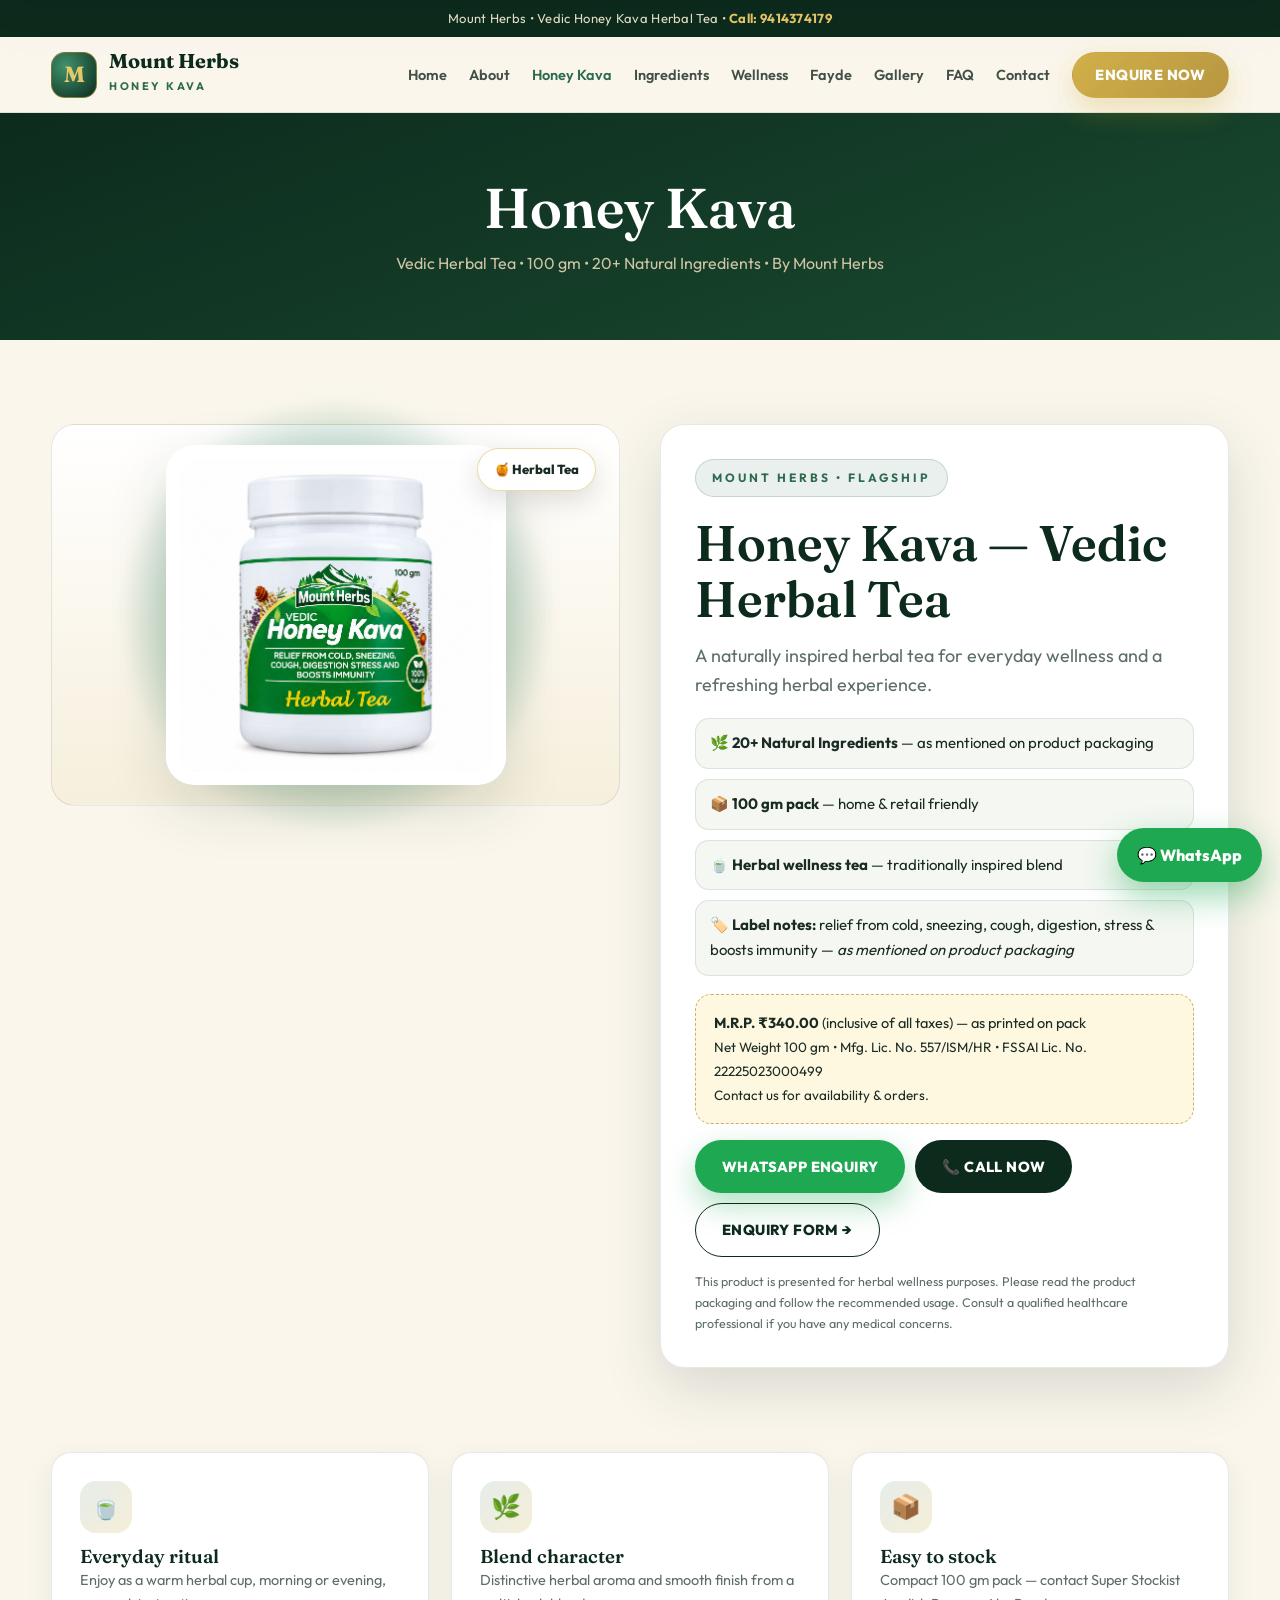
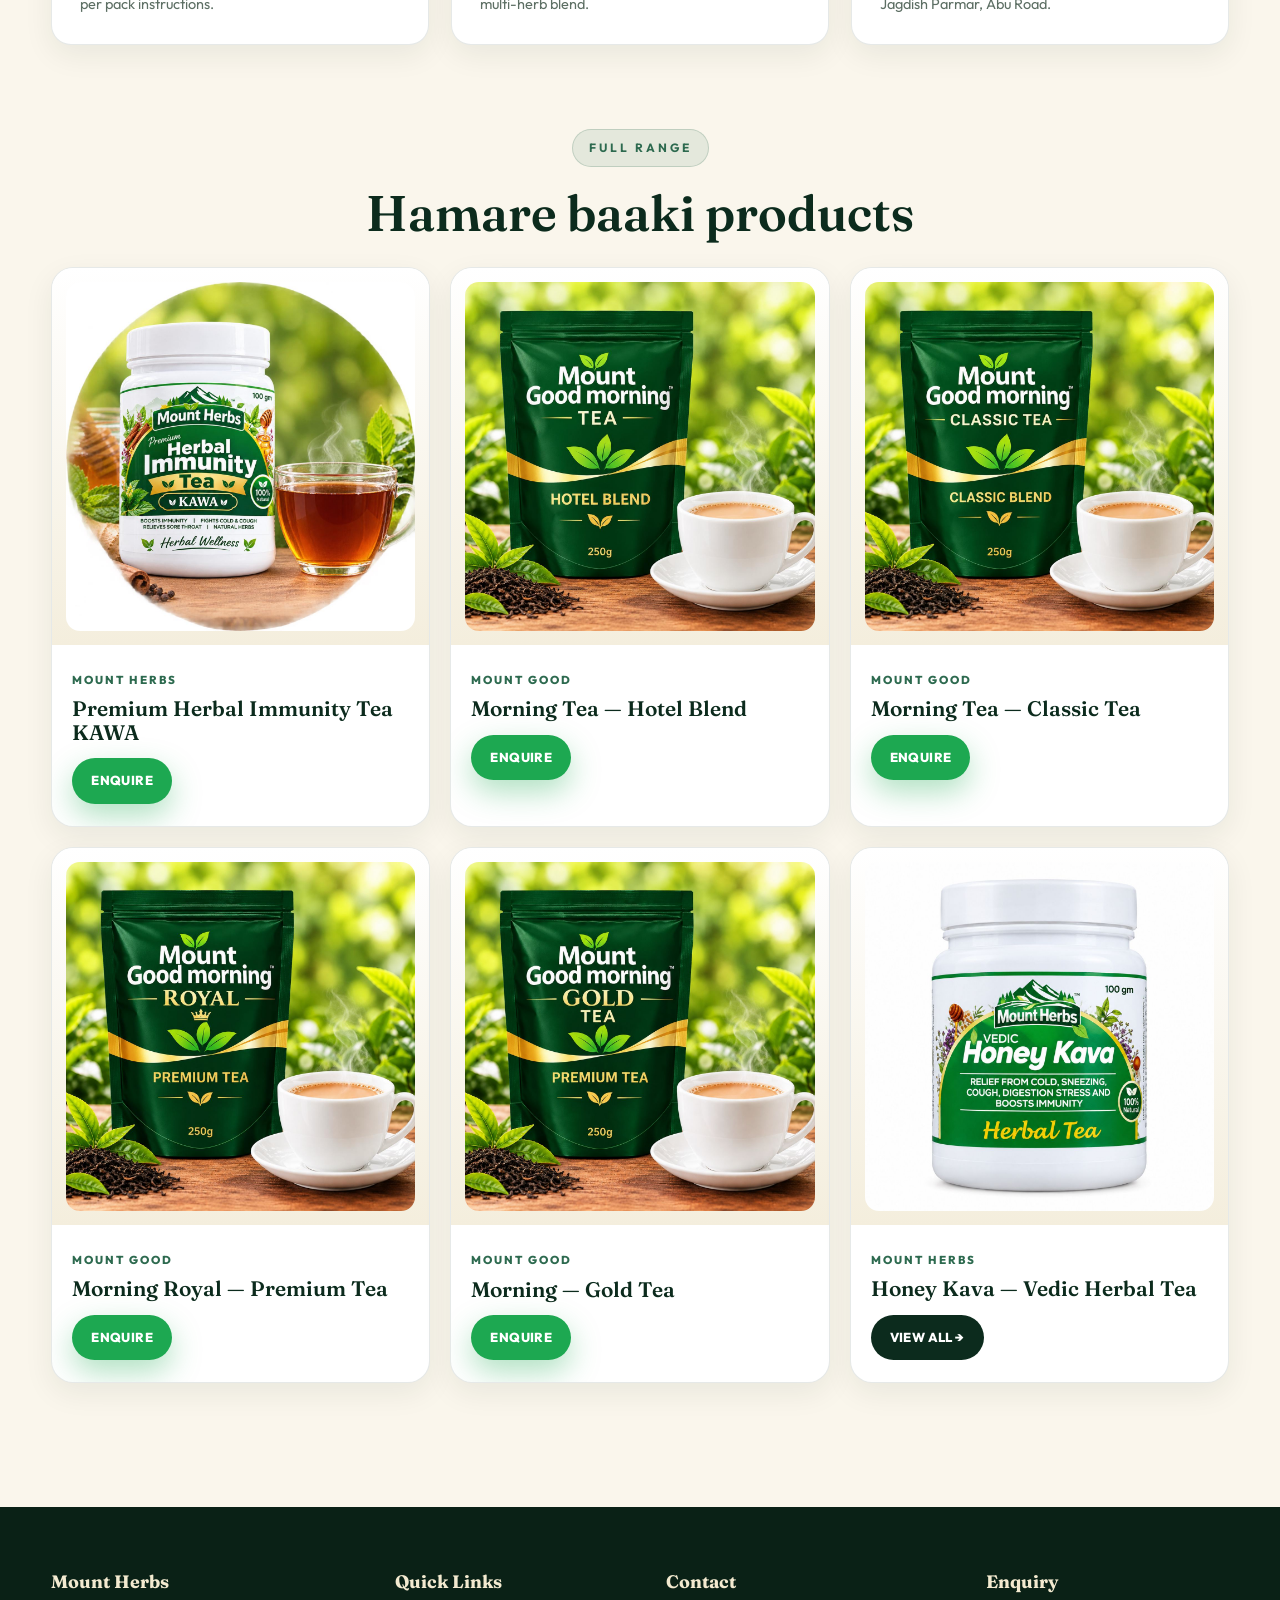
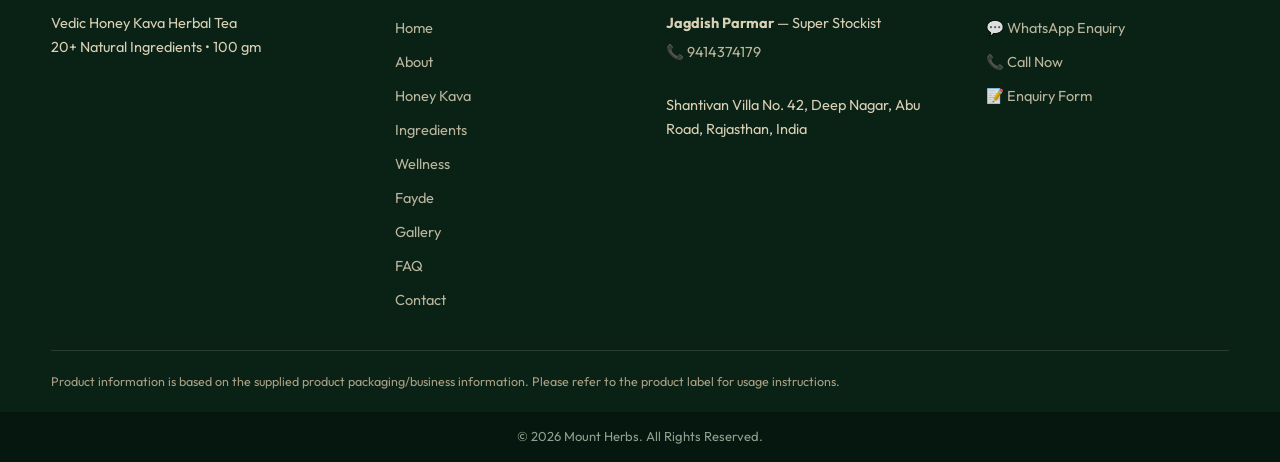
<file: product.html>
<!DOCTYPE html><html lang="en"><head><meta charset="UTF-8"><meta name="viewport" content="width=device-width, initial-scale=1.0">
<title>Honey Kava Vedic Herbal Tea 100 gm | Mount Herbs</title><meta name="description" content="Honey Kava Vedic Herbal Tea by Mount Herbs — 20+ natural ingredients, 100 gm pack. Ask for price & availability. WhatsApp 9414374179, Abu Road Rajasthan.">
<link href="https://fonts.googleapis.com/css2?family=Fraunces:opsz,wght@9..144,500;9..144,600;9..144,700&family=Outfit:wght@400;600;700;800&display=swap" rel="stylesheet"><link rel="stylesheet" href="css/style.css"><link rel="icon" href="assets/product.svg"></head><body>
<div class="topbar">Mount Herbs • Vedic Honey Kava Herbal Tea • <a href="tel:9414374179">Call: 9414374179</a></div>
<header class="site"><div class="container nav"><a class="brand" href="index.html"><span class="brand-mark">M</span><span><b>Mount Herbs</b><small>HONEY KAVA</small></span></a>
<nav class="links"><a href="index.html">Home</a><a href="about.html">About</a><a href="product.html" class="active">Honey Kava</a><a href="ingredients.html">Ingredients</a><a href="wellness.html">Wellness</a><a href="fayde.html">Fayde</a><a href="gallery.html">Gallery</a><a href="faq.html">FAQ</a><a href="contact.html">Contact</a><a class="btn btn-gold" style="padding:10px 22px" href="enquiry.html">ENQUIRE NOW</a></nav><button class="hamburger" id="hamburger" aria-label="Open menu">☰</button></div></header>
<div class="mmenu" id="mmenu"><div class="mmenu-inner"><div class="mmenu-top"><b style="font-family:var(--font-d);font-size:19px">Mount Herbs</b><button id="mclose" style="background:#fff;border:0;width:40px;height:40px;border-radius:10px;font-size:18px;cursor:pointer">✕</button></div>
<a class="mlink" href="index.html">Home</a><a class="mlink" href="about.html">About</a><a class="mlink" href="product.html">Honey Kava</a><a class="mlink" href="ingredients.html">Ingredients</a><a class="mlink" href="wellness.html">Wellness</a><a class="mlink" href="fayde.html">Fayde</a><a class="mlink" href="how-to-use.html">How to Use</a><a class="mlink" href="gallery.html">Gallery</a><a class="mlink" href="faq.html">FAQ</a><a class="mlink" href="contact.html">Contact</a><a class="btn btn-gold" href="enquiry.html">ENQUIRE NOW</a><a class="btn btn-wa" data-wa href="#">WHATSAPP ENQUIRY</a></div></div>
<div class="page-hero"><div class="container"><h1>Honey Kava</h1><p>Vedic Herbal Tea • 100 gm • 20+ Natural Ingredients • By Mount Herbs</p></div></div>
<section><div class="container pd-grid">
<div class="reveal product-stage" style="background:linear-gradient(180deg,#fff,#f6efdc);border-radius:24px;border:1px solid var(--line)"><div class="glow"></div><div class="product-img"><img src="assets/product.jpg?v=2" alt="Honey Kava Vedic Herbal Tea bottle 100 gm Mount Herbs"></div><span class="honey-chip hc1">🍯 Herbal Tea</span></div>
<div class="reveal pd-info"><span class="eyebrow">Mount Herbs • Flagship</span><h2>Honey Kava — Vedic Herbal Tea</h2>
<p class="lead">A naturally inspired herbal tea for everyday wellness and a refreshing herbal experience.</p>
<ul class="ticks"><li>🌿 <b>20+ Natural Ingredients</b> — as mentioned on product packaging</li><li>📦 <b>100 gm pack</b> — home &amp; retail friendly</li><li>🍵 <b>Herbal wellness tea</b> — traditionally inspired blend</li><li>🏷️ <b>Label notes:</b> relief from cold, sneezing, cough, digestion, stress &amp; boosts immunity — <i>as mentioned on product packaging</i></li></ul>
<div class="price-note"><b>M.R.P. ₹340.00</b> (inclusive of all taxes) — as printed on pack<br><span style="font-size:13.5px">Net Weight 100 gm • Mfg. Lic. No. 557/ISM/HR • FSSAI Lic. No. 22225023000499<br>Contact us for availability &amp; orders.</span></div>
<div style="display:flex;gap:10px;flex-wrap:wrap;margin-top:16px"><a class="btn btn-wa" data-wa href="#">WHATSAPP ENQUIRY</a><a class="btn btn-green" href="tel:9414374179">📞 CALL NOW</a><a class="btn btn-outline" href="enquiry.html">ENQUIRY FORM →</a></div>
<p style="margin-top:14px;font-size:12.5px;color:var(--muted)">This product is presented for herbal wellness purposes. Please read the product packaging and follow the recommended usage. Consult a qualified healthcare professional if you have any medical concerns.</p>
</div></div></section>
<section style="padding-top:0"><div class="container grid3">
<div class="card reveal"><div class="icon">🍵</div><h3>Everyday ritual</h3><p style="font-size:14.5px;color:var(--muted)">Enjoy as a warm herbal cup, morning or evening, per pack instructions.</p></div>
<div class="card reveal"><div class="icon">🌿</div><h3>Blend character</h3><p style="font-size:14.5px;color:var(--muted)">Distinctive herbal aroma and smooth finish from a multi-herb blend.</p></div>
<div class="card reveal"><div class="icon">📦</div><h3>Easy to stock</h3><p style="font-size:14.5px;color:var(--muted)">Compact 100 gm pack — contact Super Stockist Jagdish Parmar, Abu Road.</p></div>
</div></section>
<section style="padding-top:0"><div class="container">
<div class="center reveal"><span class="eyebrow">Full Range</span><h2>Hamare baaki products</h2></div>
<div class="prod-grid">
<div class="prod-card reveal"><div class="ph"><img loading="lazy" src="assets/product-immunity-tea-kawa.jpg" alt="Premium Herbal Immunity Tea KAWA by Mount Herbs"></div><div class="pb"><span class="brandline">Mount Herbs</span><h3>Premium Herbal Immunity Tea KAWA</h3><div class="row"><a class="btn btn-wa" data-wa="Hello, I am interested in Premium Herbal Immunity Tea KAWA (Mount Herbs). Please share price and availability." href="#">ENQUIRE</a></div></div></div>
<div class="prod-card reveal"><div class="ph"><img loading="lazy" src="assets/product-hotel-blend.jpg" alt="Mount Good Morning Tea — Hotel Blend"></div><div class="pb"><span class="brandline">Mount Good</span><h3>Morning Tea — Hotel Blend</h3><div class="row"><a class="btn btn-wa" data-wa="Hello, I am interested in Mount Good Morning Tea Hotel Blend. Please share price and availability." href="#">ENQUIRE</a></div></div></div>
<div class="prod-card reveal"><div class="ph"><img loading="lazy" src="assets/product-classic-tea.jpg" alt="Mount Good Morning Tea — Classic Tea"></div><div class="pb"><span class="brandline">Mount Good</span><h3>Morning Tea — Classic Tea</h3><div class="row"><a class="btn btn-wa" data-wa="Hello, I am interested in Mount Good Morning Tea Classic Tea. Please share price and availability." href="#">ENQUIRE</a></div></div></div>
<div class="prod-card reveal"><div class="ph"><img loading="lazy" src="assets/product-royal-tea.jpg" alt="Mount Good Morning Royal — Premium Tea"></div><div class="pb"><span class="brandline">Mount Good</span><h3>Morning Royal — Premium Tea</h3><div class="row"><a class="btn btn-wa" data-wa="Hello, I am interested in Mount Good Morning Royal Premium Tea. Please share price and availability." href="#">ENQUIRE</a></div></div></div>
<div class="prod-card reveal"><div class="ph"><img loading="lazy" src="assets/product-gold-tea.jpg" alt="Mount Good Morning — Gold Tea"></div><div class="pb"><span class="brandline">Mount Good</span><h3>Morning — Gold Tea</h3><div class="row"><a class="btn btn-wa" data-wa="Hello, I am interested in Mount Good Morning Gold Tea. Please share price and availability." href="#">ENQUIRE</a></div></div></div>
<div class="prod-card reveal"><div class="ph"><img loading="lazy" src="assets/product.jpg?v=2" alt="Honey Kava — Vedic Herbal Tea"></div><div class="pb"><span class="brandline">Mount Herbs</span><h3>Honey Kava — Vedic Herbal Tea</h3><div class="row"><a class="btn btn-green" href="index.html#range">VIEW ALL →</a></div></div></div>
</div>
</div></section>
<footer><div class="container fgrid"><div><h4>Mount Herbs</h4><p style="font-size:14.5px">Vedic Honey Kava Herbal Tea<br>20+ Natural Ingredients • 100 gm</p></div><div><h4>Quick Links</h4><a href="index.html">Home</a><a href="about.html">About</a><a href="product.html">Honey Kava</a><a href="ingredients.html">Ingredients</a><a href="wellness.html">Wellness</a><a href="fayde.html">Fayde</a><a href="gallery.html">Gallery</a><a href="faq.html">FAQ</a><a href="contact.html">Contact</a></div><div><h4>Contact</h4><p style="font-size:14.5px"><b>Jagdish Parmar</b> — Super Stockist<br><a href="tel:9414374179">📞 9414374179</a><br>Shantivan Villa No. 42, Deep Nagar, Abu Road, Rajasthan, India</p></div><div><h4>Enquiry</h4><a data-wa href="#">💬 WhatsApp Enquiry</a><a href="tel:9414374179">📞 Call Now</a><a href="enquiry.html">📝 Enquiry Form</a></div></div><div class="container disclaimer">Product information is based on the supplied product packaging/business information. Please refer to the product label for usage instructions.</div><div class="copy">© <span data-year>2026</span> Mount Herbs. All Rights Reserved.</div></footer>
<a class="wa-float" data-wa href="#">💬 WhatsApp</a><a class="sticky-mobile-cta" data-wa href="#">WHATSAPP ENQUIRY</a><button id="toTop" aria-label="Back to top">↑</button><script src="js/main.js"></script></body></html>
</file>
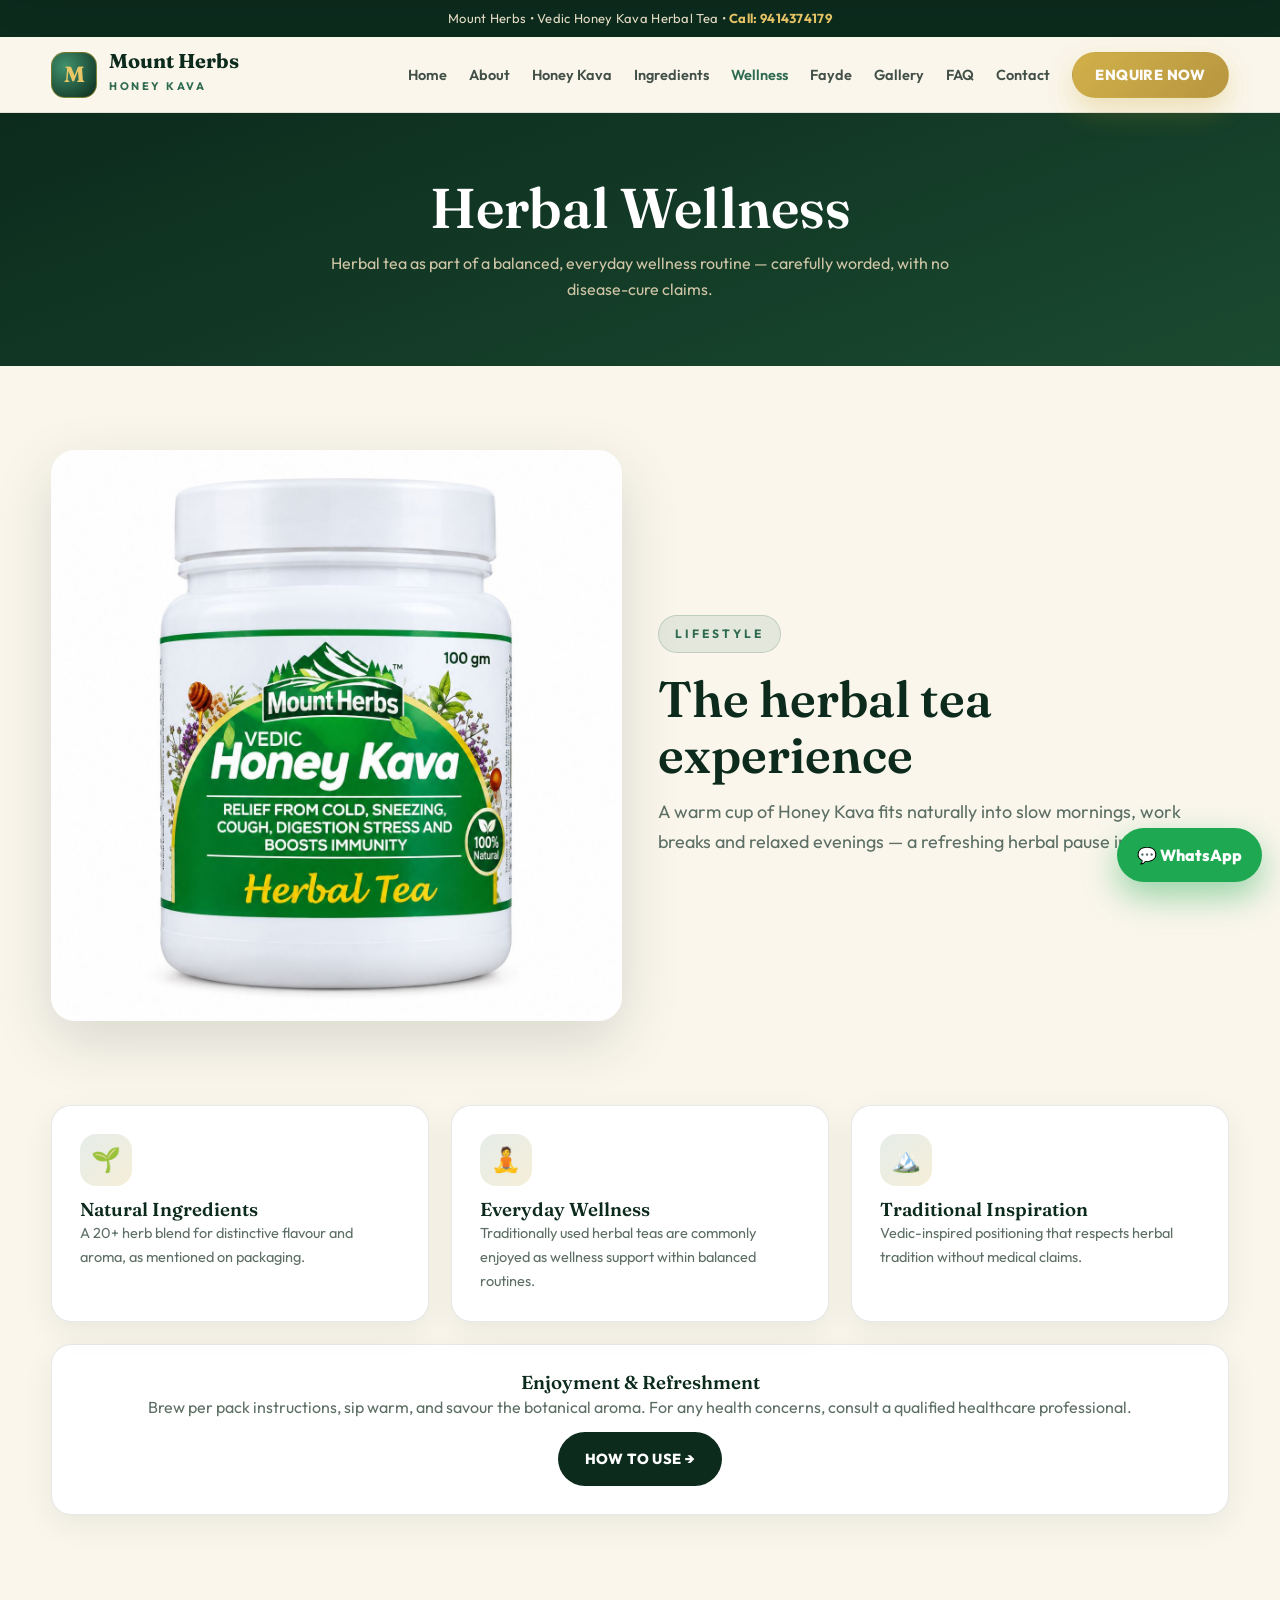
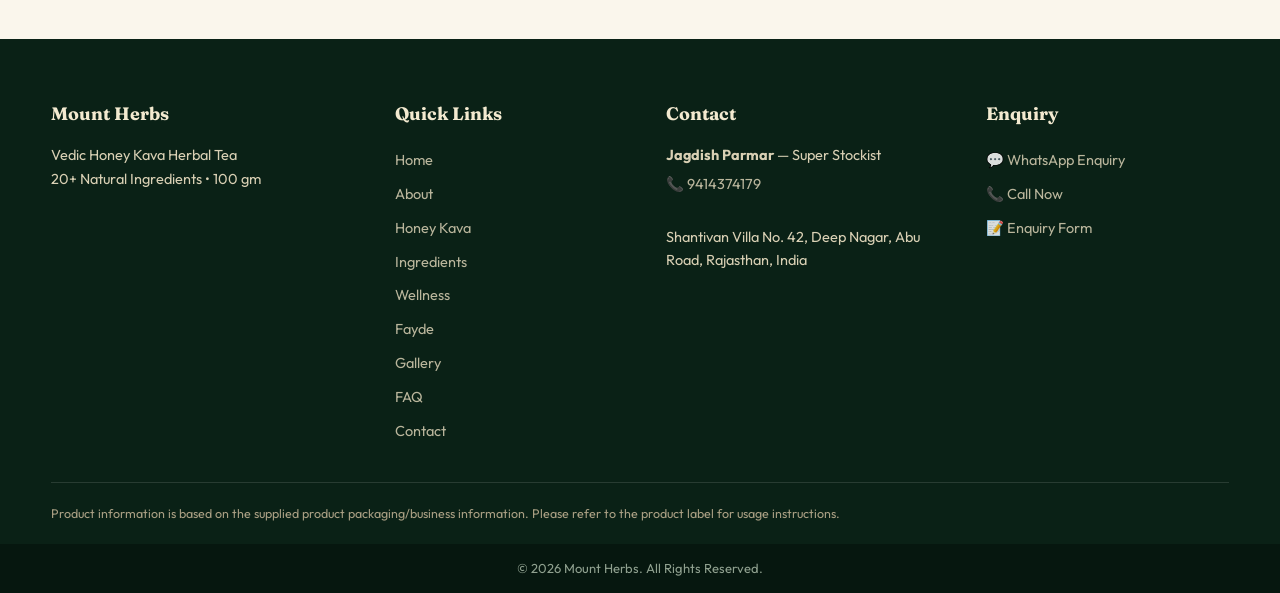
<file: wellness.html>
<!DOCTYPE html><html lang="en"><head><meta charset="UTF-8"><meta name="viewport" content="width=device-width, initial-scale=1.0">
<title>Herbal Wellness | Honey Kava by Mount Herbs</title><meta name="description" content="Herbal tea as part of a balanced wellness routine — experience, natural ingredients, tradition and refreshment. Honey Kava by Mount Herbs, Abu Road Rajasthan.">
<link href="https://fonts.googleapis.com/css2?family=Fraunces:opsz,wght@9..144,500;9..144,600;9..144,700&family=Outfit:wght@400;600;700;800&display=swap" rel="stylesheet"><link rel="stylesheet" href="css/style.css"><link rel="icon" href="assets/product.svg"></head><body>
<div class="topbar">Mount Herbs • Vedic Honey Kava Herbal Tea • <a href="tel:9414374179">Call: 9414374179</a></div>
<header class="site"><div class="container nav"><a class="brand" href="index.html"><span class="brand-mark">M</span><span><b>Mount Herbs</b><small>HONEY KAVA</small></span></a>
<nav class="links"><a href="index.html">Home</a><a href="about.html">About</a><a href="product.html">Honey Kava</a><a href="ingredients.html">Ingredients</a><a href="wellness.html" class="active">Wellness</a><a href="fayde.html">Fayde</a><a href="gallery.html">Gallery</a><a href="faq.html">FAQ</a><a href="contact.html">Contact</a><a class="btn btn-gold" style="padding:10px 22px" href="enquiry.html">ENQUIRE NOW</a></nav><button class="hamburger" id="hamburger" aria-label="Open menu">☰</button></div></header>
<div class="mmenu" id="mmenu"><div class="mmenu-inner"><div class="mmenu-top"><b style="font-family:var(--font-d);font-size:19px">Mount Herbs</b><button id="mclose" style="background:#fff;border:0;width:40px;height:40px;border-radius:10px;font-size:18px;cursor:pointer">✕</button></div>
<a class="mlink" href="index.html">Home</a><a class="mlink" href="about.html">About</a><a class="mlink" href="product.html">Honey Kava</a><a class="mlink" href="ingredients.html">Ingredients</a><a class="mlink" href="wellness.html">Wellness</a><a class="mlink" href="fayde.html">Fayde</a><a class="mlink" href="how-to-use.html">How to Use</a><a class="mlink" href="gallery.html">Gallery</a><a class="mlink" href="faq.html">FAQ</a><a class="mlink" href="contact.html">Contact</a><a class="btn btn-gold" href="enquiry.html">ENQUIRE NOW</a><a class="btn btn-wa" data-wa href="#">WHATSAPP ENQUIRY</a></div></div>
<div class="page-hero"><div class="container"><h1>Herbal Wellness</h1><p>Herbal tea as part of a balanced, everyday wellness routine — carefully worded, with no disease-cure claims.</p></div></div>
<section><div class="container grid2">
<div class="reveal split-img"><img loading="lazy" src="assets/product.jpg?v=2" alt="Honey Kava real product pack — herbal wellness"></div>
<div class="reveal"><span class="eyebrow">Lifestyle</span><h2>The herbal tea experience</h2><p class="lead">A warm cup of Honey Kava fits naturally into slow mornings, work breaks and relaxed evenings — a refreshing herbal pause in a busy day.</p></div></div></section>
<section style="padding-top:0"><div class="container grid3">
<div class="card reveal"><div class="icon">🌱</div><h3>Natural Ingredients</h3><p style="font-size:14.5px;color:var(--muted)">A 20+ herb blend for distinctive flavour and aroma, as mentioned on packaging.</p></div>
<div class="card reveal"><div class="icon">🧘</div><h3>Everyday Wellness</h3><p style="font-size:14.5px;color:var(--muted)">Traditionally used herbal teas are commonly enjoyed as wellness support within balanced routines.</p></div>
<div class="card reveal"><div class="icon">🏔️</div><h3>Traditional Inspiration</h3><p style="font-size:14.5px;color:var(--muted)">Vedic-inspired positioning that respects herbal tradition without medical claims.</p></div>
</div>
<div class="container reveal card" style="margin-top:22px;text-align:center"><h3>Enjoyment &amp; Refreshment</h3><p style="color:var(--muted)">Brew per pack instructions, sip warm, and savour the botanical aroma. For any health concerns, consult a qualified healthcare professional.</p><div style="margin-top:12px"><a class="btn btn-green" href="how-to-use.html">HOW TO USE →</a></div></div></section>
<footer><div class="container fgrid"><div><h4>Mount Herbs</h4><p style="font-size:14.5px">Vedic Honey Kava Herbal Tea<br>20+ Natural Ingredients • 100 gm</p></div><div><h4>Quick Links</h4><a href="index.html">Home</a><a href="about.html">About</a><a href="product.html">Honey Kava</a><a href="ingredients.html">Ingredients</a><a href="wellness.html">Wellness</a><a href="fayde.html">Fayde</a><a href="gallery.html">Gallery</a><a href="faq.html">FAQ</a><a href="contact.html">Contact</a></div><div><h4>Contact</h4><p style="font-size:14.5px"><b>Jagdish Parmar</b> — Super Stockist<br><a href="tel:9414374179">📞 9414374179</a><br>Shantivan Villa No. 42, Deep Nagar, Abu Road, Rajasthan, India</p></div><div><h4>Enquiry</h4><a data-wa href="#">💬 WhatsApp Enquiry</a><a href="tel:9414374179">📞 Call Now</a><a href="enquiry.html">📝 Enquiry Form</a></div></div><div class="container disclaimer">Product information is based on the supplied product packaging/business information. Please refer to the product label for usage instructions.</div><div class="copy">© <span data-year>2026</span> Mount Herbs. All Rights Reserved.</div></footer>
<a class="wa-float" data-wa href="#">💬 WhatsApp</a><a class="sticky-mobile-cta" data-wa href="#">WHATSAPP ENQUIRY</a><button id="toTop" aria-label="Back to top">↑</button><script src="js/main.js"></script></body></html>
</file>
<file: css/style.css>
:root{
  --deep:#0c2b1d; --deep2:#102f22; --leaf:#2d6a4f; --leaf2:#40916c;
  --cream:#faf6ec; --cream2:#f3ecda; --gold:#c9a227; --gold2:#e9c767;
  --ink:#1a2b23; --muted:#5d6f64; --card:#ffffff; --line:rgba(12,43,29,.1);
  --shadow:0 20px 60px rgba(12,43,29,.14); --radius:20px;
  --font-d:'Fraunces',Georgia,serif; --font-b:'Outfit',system-ui,sans-serif;
}
*{margin:0;padding:0;box-sizing:border-box}
html{scroll-behavior:smooth}
body{font-family:var(--font-b);background:var(--cream);color:var(--ink);line-height:1.65;overflow-x:hidden}
img{max-width:100%;height:auto;display:block}
a{text-decoration:none;color:inherit}
.container{width:min(1200px,92%);margin:0 auto}
section{padding:84px 0}
.eyebrow{display:inline-flex;align-items:center;gap:10px;font-size:12px;letter-spacing:3px;text-transform:uppercase;color:var(--leaf);font-weight:700;background:rgba(45,106,79,.1);border:1px solid rgba(45,106,79,.2);padding:8px 16px;border-radius:100px;margin-bottom:18px}
h1,h2,h3{font-family:var(--font-d);line-height:1.12;color:var(--deep);font-weight:600}
h2{font-size:clamp(30px,4.4vw,50px);margin-bottom:14px}
.lead{color:var(--muted);font-size:clamp(15px,1.6vw,18px);max-width:640px}
.center{text-align:center}.center .lead{margin:0 auto}
/* header */
.topbar{background:var(--deep);color:#e8dfc7;font-size:13px;padding:8px 0;text-align:center;letter-spacing:.3px}
.topbar a{color:var(--gold2);font-weight:700}
header.site{position:sticky;top:0;z-index:60;background:rgba(250,246,236,.92);backdrop-filter:blur(14px);border-bottom:1px solid var(--line)}
.nav{display:flex;align-items:center;justify-content:space-between;padding:14px 0;gap:16px}
.brand{display:flex;align-items:center;gap:12px}
.brand-mark{width:46px;height:46px;border-radius:14px;background:radial-gradient(circle at 30% 30%,#40916c,#0c2b1d);display:grid;place-items:center;color:var(--gold2);font-family:var(--font-d);font-size:22px;font-weight:700;border:1px solid rgba(201,162,39,.5)}
.brand b{font-family:var(--font-d);font-size:20px;color:var(--deep);display:block;line-height:1}
.brand small{font-size:11px;letter-spacing:2.5px;color:var(--leaf);font-weight:700}
.links{display:flex;gap:22px;align-items:center;font-size:14.5px;font-weight:600}
.links a{opacity:.82;transition:.2s}.links a:hover,.links a.active{color:var(--leaf);opacity:1}
.btn{display:inline-flex;align-items:center;justify-content:center;gap:10px;padding:14px 26px;border-radius:100px;font-weight:800;font-size:14.5px;letter-spacing:.4px;border:1px solid transparent;cursor:pointer;transition:.25s}
.btn-gold{background:linear-gradient(135deg,var(--gold),#a8821c);color:#fff;box-shadow:0 12px 30px rgba(201,162,39,.35)}
.btn-gold:hover{transform:translateY(-2px)}
.btn-green{background:var(--deep);color:#fff}.btn-green:hover{background:var(--leaf)}
.btn-outline{border-color:var(--deep);color:var(--deep);background:transparent}.btn-outline:hover{background:var(--deep);color:#fff}
.btn-wa{background:#1da851;color:#fff;box-shadow:0 12px 30px rgba(29,168,81,.35)}
.hamburger{display:none;background:var(--deep);color:#fff;border:0;width:46px;height:46px;border-radius:12px;font-size:22px;cursor:pointer}
/* mobile top-drop menu */
.mmenu{position:fixed;top:0;left:0;right:0;z-index:70;background:var(--deep);color:#fff;border-radius:0 0 26px 26px;transform:translateY(-110%);transition:transform .38s cubic-bezier(.2,.9,.25,1);box-shadow:0 30px 60px rgba(0,0,0,.3);max-height:62vh;overflow:auto}
.mmenu.open{transform:translateY(0)}
.mmenu-inner{padding:20px 5% 28px}
.mmenu-top{display:flex;justify-content:space-between;align-items:center;margin-bottom:10px}
.mmenu a.mlink{display:block;padding:13px 6px;border-bottom:1px solid rgba(255,255,255,.1);font-weight:700;font-size:16px}
.mmenu .btn{width:100%;margin-top:14px}
/* hero */
.hero{position:relative;overflow:hidden;background:#f3ecda;padding:56px 0 70px}
.hero-bg{position:absolute;top:0;left:0;width:100%;height:100%;object-fit:cover;object-position:center 30%;z-index:0}
.hero-shade{position:absolute;top:0;left:0;width:100%;height:100%;z-index:0;background:linear-gradient(100deg,rgba(250,246,236,.90) 22%,rgba(250,246,236,.55) 55%,rgba(250,246,236,.18) 100%)}
.hero .container{position:relative;z-index:1}
.hero h1{text-shadow:0 2px 24px rgba(250,246,236,.9)}
.hero-grid{display:grid;grid-template-columns:1.05fr .95fr;gap:40px;align-items:center}
.hero h1{font-size:clamp(44px,7vw,84px);letter-spacing:1px}
.hero h1 span{color:var(--leaf);font-style:italic}
.hero-sub{font-size:clamp(16px,2vw,21px);color:var(--deep);font-weight:600;margin:14px 0 10px}
.badges{display:flex;flex-wrap:wrap;gap:10px;margin:20px 0}
.badge{background:#fff;border:1px solid var(--line);border-radius:100px;padding:9px 16px;font-size:13.5px;font-weight:700;box-shadow:0 6px 18px rgba(12,43,29,.08)}
.badge.gold{background:linear-gradient(135deg,#fff8e1,#f5e3a8);border-color:rgba(201,162,39,.45)}
.hero-cta{display:flex;gap:12px;flex-wrap:wrap;margin-top:8px}
.trust{display:flex;gap:22px;margin-top:26px;flex-wrap:wrap;font-size:13.5px;color:var(--muted)}
.trust b{color:var(--deep)}
.product-stage{position:relative;display:grid;place-items:center;padding:20px}
.glow{position:absolute;width:min(440px,80%);aspect-ratio:1;background:radial-gradient(circle,rgba(233,199,103,.55),rgba(64,145,108,.25) 55%,transparent 70%);filter:blur(6px);animation:breathe 5s ease-in-out infinite}
@keyframes breathe{0%,100%{transform:scale(1)}50%{transform:scale(1.07)}}
.product-img{position:relative;width:min(340px,74vw);border-radius:28px;box-shadow:var(--shadow);background:#fff;padding:14px;animation:float 5.5s ease-in-out infinite}
.product-img img{border-radius:18px;width:100%;max-height:560px;object-fit:contain;background:linear-gradient(180deg,#fff,#f6efdc)}
@keyframes float{0%,100%{transform:translateY(0) rotate(-.5deg)}50%{transform:translateY(-14px) rotate(.5deg)}}
.leaf{position:absolute;font-size:30px;opacity:.85;filter:drop-shadow(0 8px 12px rgba(0,0,0,.15));animation:float 6s ease-in-out infinite}
.leaf.l1{top:8%;left:6%}.leaf.l2{top:16%;right:8%;animation-delay:1s}.leaf.l3{bottom:14%;left:10%;animation-delay:2s}.leaf.l4{bottom:8%;right:10%;animation-delay:.5s}
.honey-chip{position:absolute;background:rgba(255,255,255,.85);backdrop-filter:blur(10px);border:1px solid rgba(201,162,39,.4);padding:10px 16px;border-radius:100px;font-size:13px;font-weight:800;box-shadow:0 10px 26px rgba(0,0,0,.12)}
.hc1{top:6%;right:4%}.hc2{bottom:6%;left:4%}
/* cards / sections */
.grid2{display:grid;grid-template-columns:1fr 1fr;gap:36px;align-items:center}
.grid3{display:grid;grid-template-columns:repeat(3,1fr);gap:22px}
.grid4{display:grid;grid-template-columns:repeat(4,1fr);gap:18px}
.card{background:var(--card);border:1px solid var(--line);border-radius:var(--radius);padding:28px;box-shadow:0 10px 30px rgba(12,43,29,.07);transition:.25s}
.card:hover{transform:translateY(-6px);box-shadow:var(--shadow)}
.card .icon{width:52px;height:52px;border-radius:16px;display:grid;place-items:center;font-size:24px;background:linear-gradient(135deg,rgba(45,106,79,.12),rgba(201,162,39,.18));margin-bottom:14px}
.dark{background:linear-gradient(160deg,#0c2b1d,#143c28 60%,#0c2b1d);color:#ece5cf}
.dark h2,.dark h3{color:#f7f1dd}.dark .lead{color:#c9c0a4}
.split-img{border-radius:24px;overflow:hidden;box-shadow:var(--shadow)}
.split-img img{width:100%;height:100%;object-fit:cover;transition:.6s}
.split-img:hover img{transform:scale(1.05)}
.stats{display:flex;gap:16px;flex-wrap:wrap;margin-top:22px}
.stat{background:#fff;border:1px solid var(--line);border-radius:18px;padding:16px 22px;min-width:150px}
.stat b{font-family:var(--font-d);font-size:30px;color:var(--leaf);display:block}
.ing-card{text-align:center}.ing-card img{border-radius:16px;height:170px;width:100%;object-fit:cover;margin-bottom:14px}
.price-note{background:#fff8e1;border:1px dashed rgba(168,130,28,.6);border-radius:16px;padding:16px 18px;font-size:14.5px;margin-top:16px}
/* gallery */
.gal{display:grid;grid-template-columns:repeat(3,1fr);gap:16px}
.gal figure{border-radius:18px;overflow:hidden;position:relative;box-shadow:0 10px 26px rgba(12,43,29,.1);cursor:zoom-in;background:#fff}
.gal img{height:260px;width:100%;object-fit:cover;transition:.5s}
.gal img.nocrop{object-fit:contain;background:linear-gradient(180deg,#fff,#f6efdc)}
.gal-2{grid-template-columns:1fr 1fr}
.gal figure:hover img{transform:scale(1.07)}
.gal figcaption{position:absolute;left:12px;bottom:12px;background:rgba(12,43,29,.78);color:#fff;font-size:12.5px;font-weight:700;padding:7px 12px;border-radius:100px;backdrop-filter:blur(6px)}
.lightbox{position:fixed;inset:0;background:rgba(5,15,10,.88);display:none;place-items:center;z-index:90;padding:20px}
.lightbox.open{display:grid}.lightbox img{max-height:82vh;max-width:92vw;border-radius:16px}
/* faq */
.faq{max-width:820px;margin:0 auto}
.faq-item{background:#fff;border:1px solid var(--line);border-radius:16px;margin-bottom:12px;overflow:hidden}
.faq-q{width:100%;text-align:left;background:none;border:0;padding:18px 20px;font-weight:800;font-size:16px;display:flex;justify-content:space-between;gap:12px;cursor:pointer;color:var(--deep)}
.faq-a{max-height:0;overflow:hidden;transition:max-height .3s ease;color:var(--muted);font-size:15px}
.faq-a div{padding:0 20px 18px}.faq-item.open .faq-a{max-height:260px}
/* forms */
.form{background:#fff;border:1px solid var(--line);border-radius:22px;padding:30px;box-shadow:var(--shadow)}
.form label{font-size:13px;font-weight:800;letter-spacing:.4px;display:block;margin:14px 0 6px;color:var(--deep)}
.form input,.form select,.form textarea{width:100%;padding:14px 16px;border-radius:14px;border:1.5px solid #ddd6c2;font-size:15px;font-family:inherit;background:#fffdf6}
.form input:focus,.form select:focus,.form textarea:focus{outline:none;border-color:var(--leaf)}
.form-row{display:grid;grid-template-columns:1fr 1fr;gap:14px}
/* product page */
.pd-grid{display:grid;grid-template-columns:1fr 1fr;gap:40px;align-items:start}
.pd-info{background:#fff;border:1px solid var(--line);border-radius:24px;padding:34px;box-shadow:var(--shadow)}
.ticks{list-style:none;margin:18px 0;display:grid;gap:10px}
.ticks li{background:#f4f7f2;border:1px solid var(--line);padding:12px 14px;border-radius:14px;font-size:15px}
/* footer */
footer{background:#0a2116;color:#d9d0b4;padding:60px 0 0;margin-top:40px}
.fgrid{display:grid;grid-template-columns:1.3fr 1fr 1.2fr 1fr;gap:28px}
footer h4{color:#f3ead0;font-family:var(--font-d);margin-bottom:14px;font-size:18px}
footer a{display:block;padding:5px 0;font-size:14.5px;opacity:.85}footer a:hover{color:var(--gold2)}
.disclaimer{border-top:1px solid rgba(255,255,255,.12);margin-top:34px;padding:20px 0;font-size:12.5px;color:#a99f83}
.copy{background:#06170f;padding:14px 0;font-size:13px;text-align:center;color:#8fa08f}
/* floating */
.wa-float{position:fixed;right:18px;bottom:18px;z-index:65;background:#1da851;color:#fff;font-weight:800;padding:14px 20px;border-radius:100px;box-shadow:0 14px 34px rgba(29,168,81,.45);display:flex;gap:10px;align-items:center}
.sticky-mobile-cta{display:none;position:fixed;left:12px;right:12px;bottom:12px;z-index:66;background:#1da851;color:#fff;text-align:center;font-weight:800;padding:15px;border-radius:16px;box-shadow:0 14px 30px rgba(0,0,0,.3)}
#toTop{position:fixed;left:18px;bottom:18px;z-index:65;width:48px;height:48px;border-radius:100px;border:1px solid rgba(201,162,39,.5);background:var(--deep);color:var(--gold2);font-size:20px;display:none;cursor:pointer}
/* reveal */
.reveal{opacity:0;transform:translateY(26px);transition:opacity .7s ease,transform .7s ease}
.reveal.in{opacity:1;transform:none}
.page-hero{background:linear-gradient(160deg,#0c2b1d,#1a4a30);color:#f3ead0;padding:64px 0;text-align:center;position:relative;overflow:hidden}
.page-hero h1{color:#fff;font-size:clamp(32px,5vw,56px)}
.page-hero p{color:#cfc5a6;max-width:640px;margin:10px auto 0}
.steps{display:grid;grid-template-columns:repeat(4,1fr);gap:16px}
.step{background:#fff;border:1px solid var(--line);border-radius:18px;padding:24px;text-align:center}
.label-frame{background:#fff;border:1px solid var(--line);border-radius:24px;overflow:hidden;box-shadow:var(--shadow)}
.label-frame img{width:100%;object-fit:contain;background:#fff}
.tbl{width:100%;border-collapse:collapse;font-size:14px;background:#fff}
.tbl th{text-align:left;font-size:12px;letter-spacing:1.5px;text-transform:uppercase;color:var(--leaf);padding:10px 12px;border-bottom:2px solid var(--leaf)}
.tbl td{padding:9px 12px;border-bottom:1px solid var(--line)}
.tbl tr:last-child td{border-bottom:0}
.tbl td.qty{font-weight:800;color:var(--deep);white-space:nowrap;text-align:right}
.comp-grid{display:grid;grid-template-columns:1fr 1fr;gap:16px;margin-top:18px}
.comp-grid .card{padding:0;overflow:hidden}
.comp-grid .card h3{padding:16px 18px 0}
.comp-grid .tbl{margin-top:6px}
.kv{display:grid;grid-template-columns:auto 1fr;gap:6px 14px;font-size:14.5px}
.kv b{color:var(--deep)}
.tbl-wrap{overflow-x:auto;border-radius:18px;border:1px solid var(--line);box-shadow:0 10px 30px rgba(12,43,29,.07)}
.tbl-wrap .tbl{min-width:560px}
.ing-thumb{width:52px;height:52px;border-radius:15px;display:inline-grid;place-items:center;font-size:26px;background:linear-gradient(135deg,rgba(45,106,79,.14),rgba(201,162,39,.22));border:1px solid var(--line);overflow:hidden;flex:none}
.ing-thumb img{width:100%;height:100%;object-fit:cover}
.prod-grid{display:grid;grid-template-columns:repeat(3,1fr);gap:20px;margin-top:26px}
.prod-card{background:#fff;border:1px solid var(--line);border-radius:22px;overflow:hidden;box-shadow:0 10px 30px rgba(12,43,29,.07);transition:.25s}
.prod-card:hover{transform:translateY(-6px);box-shadow:var(--shadow)}
.prod-card .ph{aspect-ratio:1/1;background:linear-gradient(180deg,#fff,#f4eedd);padding:14px}
.prod-card .ph img{width:100%;height:100%;object-fit:contain;border-radius:14px}
.prod-card .pb{padding:20px 20px 22px}
.prod-card .brandline{font-size:11.5px;letter-spacing:2px;font-weight:800;color:var(--leaf);text-transform:uppercase}
.prod-card h3{font-size:21px;margin:6px 0 4px}
.prod-card p{font-size:14px;color:var(--muted)}
.prod-card .row{display:flex;gap:10px;flex-wrap:wrap;margin-top:14px}
.prod-card .row .btn{padding:11px 18px;font-size:13px}
.step b.n{width:44px;height:44px;border-radius:100px;background:var(--deep);color:var(--gold2);display:inline-grid;place-items:center;font-family:var(--font-d);font-size:19px;margin-bottom:12px}
@media(max-width:960px){
  .hero-shade{background:linear-gradient(180deg,rgba(250,246,236,.78),rgba(250,246,236,.45))}
  .hero h1,.hero-sub,.hero .lead,.hero .trust{text-shadow:0 1px 14px rgba(250,246,236,.95),0 0 4px rgba(250,246,236,.95)}
  .links{display:none}.hamburger{display:block}
  .hero-grid,.grid2,.pd-grid{grid-template-columns:1fr}
  .grid3,.gal{grid-template-columns:1fr 1fr}
  .prod-grid{grid-template-columns:1fr 1fr}
  .grid4,.steps{grid-template-columns:1fr 1fr}
  .fgrid{grid-template-columns:1fr 1fr}
  section{padding:60px 0}
}
@media(max-width:600px){
  .comp-grid{grid-template-columns:1fr}
  .grid3,.gal,.form-row{grid-template-columns:1fr}
  .prod-grid{grid-template-columns:1fr}
  .grid4,.steps,.fgrid{grid-template-columns:1fr}
  .hero-cta .btn{width:100%}
  .sticky-mobile-cta{display:block}
  .wa-float{bottom:76px;padding:12px 16px;font-size:14px}
  .gal img{height:210px}
  .pd-info{padding:22px}
}
</file>
